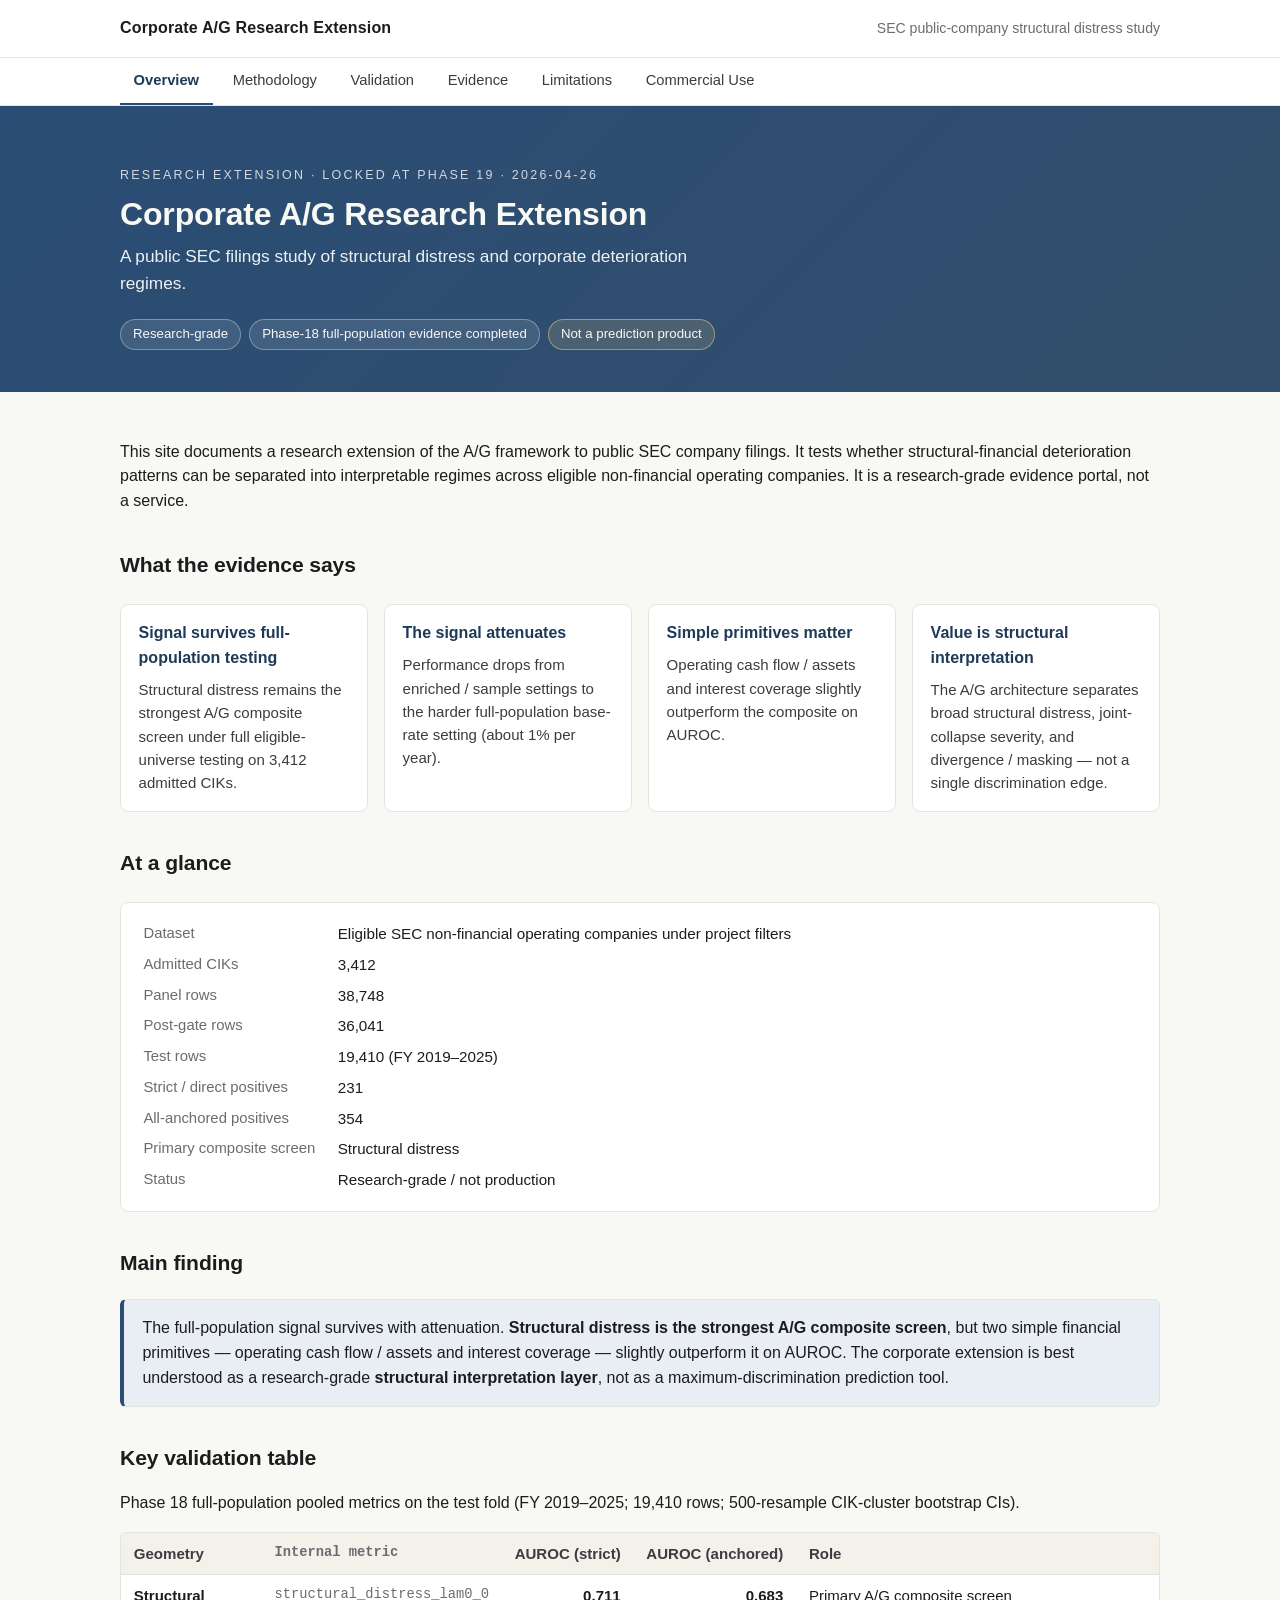
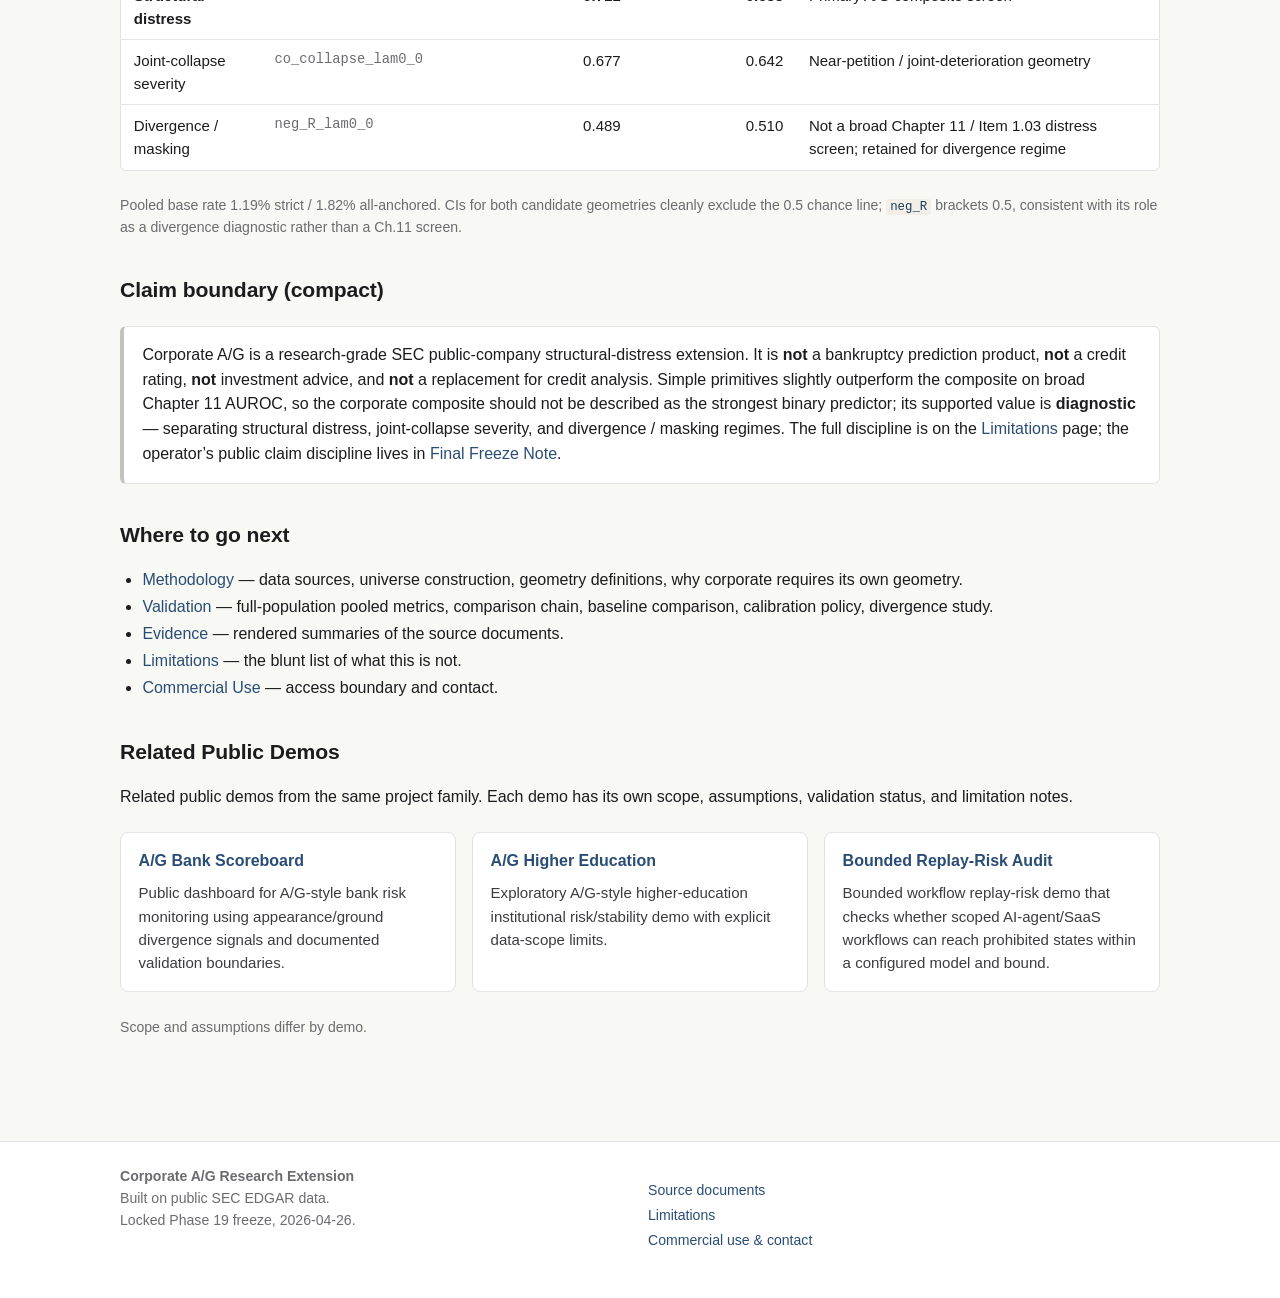
<file: index.html>
<!DOCTYPE html>
<html lang="en">
<head>
  <meta charset="utf-8">
  <meta name="viewport" content="width=device-width, initial-scale=1">
  <meta name="description" content="Corporate A/G Research Extension — a public SEC filings study of structural distress and corporate deterioration regimes. Research-grade, not a prediction product.">
  <title>Corporate A/G Research Extension</title>
  <link rel="stylesheet" href="assets/style.css">
</head>
<body>
  <header class="site-head">
    <div class="site-head-inner">
      <span class="brand"><a href="index.html">Corporate A/G Research Extension</a></span>
      <span class="brand-sub">SEC public-company structural distress study</span>
    </div>
  </header>
  <nav class="site-nav" aria-label="Primary">
    <div class="nav-inner">
      <a href="index.html" class="current">Overview</a>
      <a href="methodology.html">Methodology</a>
      <a href="validation.html">Validation</a>
      <a href="evidence.html">Evidence</a>
      <a href="limitations.html">Limitations</a>
      <a href="commercial-use.html">Commercial Use</a>
    </div>
  </nav>

  <section class="hero">
    <div class="hero-inner">
      <p class="hero-eyebrow">Research extension &middot; locked at Phase 19 &middot; 2026-04-26</p>
      <h1>Corporate A/G Research Extension</h1>
      <p class="lead">A public SEC filings study of structural distress and corporate deterioration regimes.</p>
      <div class="badge-row">
        <span class="badge">Research-grade</span>
        <span class="badge">Phase-18 full-population evidence completed</span>
        <span class="badge warn">Not a prediction product</span>
      </div>
    </div>
  </section>

  <main>
    <p>
      This site documents a research extension of the
      A/G framework to public SEC company filings. It tests
      whether structural-financial deterioration patterns can
      be separated into interpretable regimes across eligible
      non-financial operating companies. It is a research-grade
      evidence portal, not a service.
    </p>

    <h2>What the evidence says</h2>
    <div class="card-grid">
      <div class="card">
        <h3>Signal survives full-population testing</h3>
        <p>Structural distress remains the strongest A/G composite screen under full eligible-universe testing on 3,412 admitted CIKs.</p>
      </div>
      <div class="card">
        <h3>The signal attenuates</h3>
        <p>Performance drops from enriched / sample settings to the harder full-population base-rate setting (about 1% per year).</p>
      </div>
      <div class="card">
        <h3>Simple primitives matter</h3>
        <p>Operating cash flow / assets and interest coverage slightly outperform the composite on AUROC.</p>
      </div>
      <div class="card">
        <h3>Value is structural interpretation</h3>
        <p>The A/G architecture separates broad structural distress, joint-collapse severity, and divergence / masking — not a single discrimination edge.</p>
      </div>
    </div>

    <h2>At a glance</h2>
    <div class="metrics">
      <dl>
        <dt>Dataset</dt><dd>Eligible SEC non-financial operating companies under project filters</dd>
        <dt>Admitted CIKs</dt><dd>3,412</dd>
        <dt>Panel rows</dt><dd>38,748</dd>
        <dt>Post-gate rows</dt><dd>36,041</dd>
        <dt>Test rows</dt><dd>19,410 (FY 2019–2025)</dd>
        <dt>Strict / direct positives</dt><dd>231</dd>
        <dt>All-anchored positives</dt><dd>354</dd>
        <dt>Primary composite screen</dt><dd>Structural distress</dd>
        <dt>Status</dt><dd>Research-grade / not production</dd>
      </dl>
    </div>

    <h2>Main finding</h2>
    <div class="callout accent">
      <p>
        The full-population signal survives with attenuation.
        <strong>Structural distress is the strongest A/G
        composite screen</strong>, but two simple financial
        primitives — operating cash flow / assets and interest
        coverage — slightly outperform it on AUROC. The corporate
        extension is best understood as a research-grade
        <strong>structural interpretation layer</strong>, not as
        a maximum-discrimination prediction tool.
      </p>
    </div>

    <h2>Key validation table</h2>
    <p>
      Phase 18 full-population pooled metrics on the test fold
      (FY 2019–2025; 19,410 rows; 500-resample CIK-cluster bootstrap CIs).
    </p>
    <div class="table-wrap">
      <table>
        <thead>
          <tr>
            <th>Geometry</th>
            <th class="code">Internal metric</th>
            <th class="num">AUROC (strict)</th>
            <th class="num">AUROC (anchored)</th>
            <th>Role</th>
          </tr>
        </thead>
        <tbody>
          <tr>
            <td><strong>Structural distress</strong></td>
            <td class="code">structural_distress_lam0_0</td>
            <td class="num"><strong>0.711</strong></td>
            <td class="num"><strong>0.683</strong></td>
            <td>Primary A/G composite screen</td>
          </tr>
          <tr>
            <td>Joint-collapse severity</td>
            <td class="code">co_collapse_lam0_0</td>
            <td class="num">0.677</td>
            <td class="num">0.642</td>
            <td>Near-petition / joint-deterioration geometry</td>
          </tr>
          <tr>
            <td>Divergence / masking</td>
            <td class="code">neg_R_lam0_0</td>
            <td class="num">0.489</td>
            <td class="num">0.510</td>
            <td>Not a broad Chapter 11 / Item 1.03 distress screen; retained for divergence regime</td>
          </tr>
        </tbody>
      </table>
    </div>
    <p class="muted small">
      Pooled base rate 1.19% strict / 1.82% all-anchored. CIs for both candidate
      geometries cleanly exclude the 0.5 chance line; <code>neg_R</code> brackets 0.5,
      consistent with its role as a divergence diagnostic rather than a Ch.11 screen.
    </p>

    <h2>Claim boundary (compact)</h2>
    <div class="callout">
      <p>
        Corporate A/G is a research-grade SEC public-company
        structural-distress extension. It is <strong>not</strong> a
        bankruptcy prediction product, <strong>not</strong> a credit
        rating, <strong>not</strong> investment advice, and
        <strong>not</strong> a replacement for credit analysis.
        Simple primitives slightly outperform the composite on broad
        Chapter 11 AUROC, so the corporate composite should not be
        described as the strongest binary predictor; its supported
        value is <strong>diagnostic</strong> — separating structural
        distress, joint-collapse severity, and divergence / masking
        regimes. The full discipline is on the
        <a href="limitations.html">Limitations</a> page; the
        operator&rsquo;s public claim discipline lives in
        <a href="docs/final-freeze.html">Final Freeze Note</a>.
      </p>
    </div>

    <h2>Where to go next</h2>
    <ul class="tight-list">
      <li><a href="methodology.html">Methodology</a> &mdash; data sources, universe construction, geometry definitions, why corporate requires its own geometry.</li>
      <li><a href="validation.html">Validation</a> &mdash; full-population pooled metrics, comparison chain, baseline comparison, calibration policy, divergence study.</li>
      <li><a href="evidence.html">Evidence</a> &mdash; rendered summaries of the source documents.</li>
      <li><a href="limitations.html">Limitations</a> &mdash; the blunt list of what this is not.</li>
      <li><a href="commercial-use.html">Commercial Use</a> &mdash; access boundary and contact.</li>
    </ul>

    <h2>Related Public Demos</h2>
    <p>
      Related public demos from the same project family. Each demo has its own
      scope, assumptions, validation status, and limitation notes.
    </p>
    <div class="card-grid">
      <div class="card">
        <h3><a href="https://bome2017.github.io/ag-bank-scoreboard/">A/G Bank Scoreboard</a></h3>
        <p>Public dashboard for A/G-style bank risk monitoring using appearance/ground divergence signals and documented validation boundaries.</p>
      </div>
      <div class="card">
        <h3><a href="https://bome2017.github.io/ag-higher-education/">A/G Higher Education</a></h3>
        <p>Exploratory A/G-style higher-education institutional risk/stability demo with explicit data-scope limits.</p>
      </div>
      <div class="card">
        <h3><a href="https://bome2017.github.io/Replay-Verifier/">Bounded Replay-Risk Audit</a></h3>
        <p>Bounded workflow replay-risk demo that checks whether scoped AI-agent/SaaS workflows can reach prohibited states within a configured model and bound.</p>
      </div>
    </div>
    <p class="muted small">Scope and assumptions differ by demo.</p>
  </main>

  <footer class="site-foot">
    <div class="foot-inner">
      <div>
        <strong>Corporate A/G Research Extension</strong><br>
        Built on public SEC EDGAR data.<br>
        Locked Phase 19 freeze, 2026-04-26.
      </div>
      <div>
        <ul>
          <li><a href="evidence.html">Source documents</a></li>
          <li><a href="limitations.html">Limitations</a></li>
          <li><a href="commercial-use.html">Commercial use &amp; contact</a></li>
        </ul>
      </div>
    </div>
  </footer>
</body>
</html>
</file>
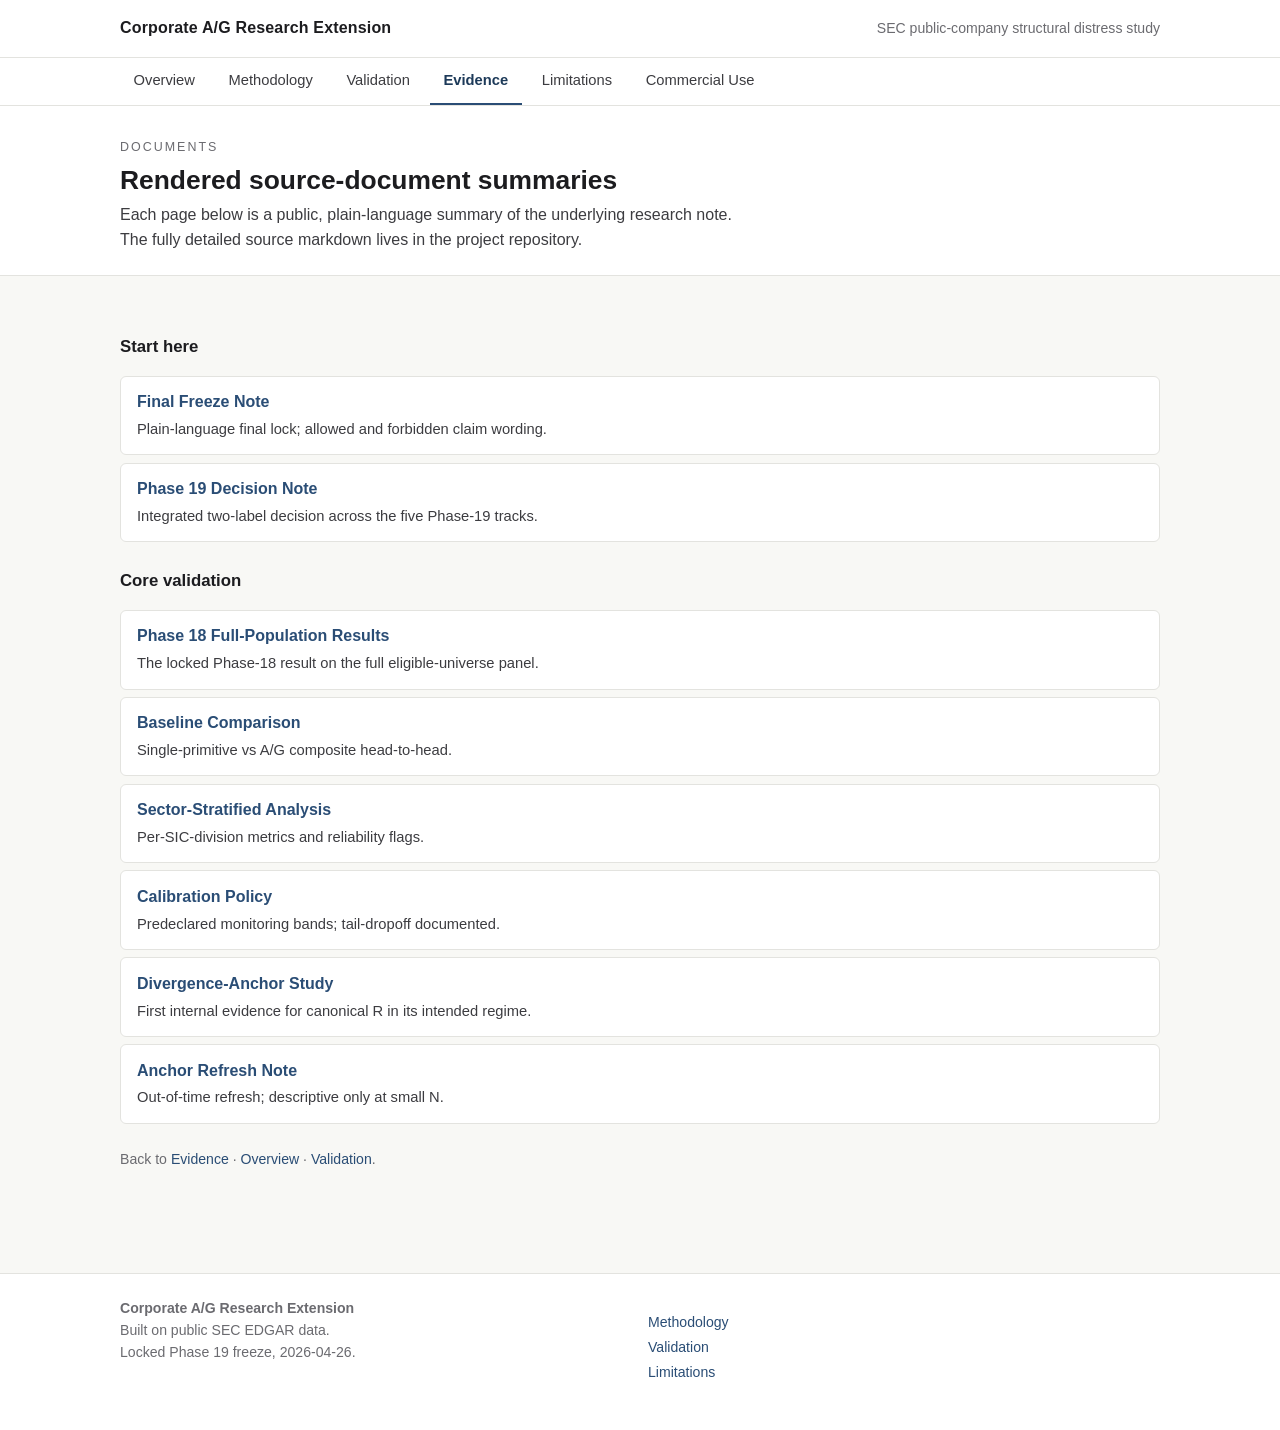
<file: docs/index.html>
<!DOCTYPE html>
<html lang="en">
<head>
  <meta charset="utf-8">
  <meta name="viewport" content="width=device-width, initial-scale=1">
  <meta name="description" content="Index of rendered source-document summaries for the Corporate A/G Research Extension.">
  <title>Documents — Corporate A/G Research Extension</title>
  <link rel="stylesheet" href="../assets/style.css">
</head>
<body>
  <header class="site-head">
    <div class="site-head-inner">
      <span class="brand"><a href="../index.html">Corporate A/G Research Extension</a></span>
      <span class="brand-sub">SEC public-company structural distress study</span>
    </div>
  </header>
  <nav class="site-nav" aria-label="Primary">
    <div class="nav-inner">
      <a href="../index.html">Overview</a>
      <a href="../methodology.html">Methodology</a>
      <a href="../validation.html">Validation</a>
      <a href="../evidence.html" class="current">Evidence</a>
      <a href="../limitations.html">Limitations</a>
      <a href="../commercial-use.html">Commercial Use</a>
    </div>
  </nav>

  <section class="page-head">
    <div class="page-head-inner">
      <p class="page-head-eyebrow">Documents</p>
      <h1>Rendered source-document summaries</h1>
      <p class="lead">Each page below is a public, plain-language summary of the underlying research note. The fully detailed source markdown lives in the project repository.</p>
    </div>
  </section>

  <main>
    <section class="evidence-group">
      <h3>Start here</h3>
      <ul class="evidence-list">
        <li><a href="final-freeze.html">Final Freeze Note</a><span class="desc">Plain-language final lock; allowed and forbidden claim wording.</span></li>
        <li><a href="phase19-decision.html">Phase 19 Decision Note</a><span class="desc">Integrated two-label decision across the five Phase-19 tracks.</span></li>
      </ul>
    </section>
    <section class="evidence-group">
      <h3>Core validation</h3>
      <ul class="evidence-list">
        <li><a href="phase18-results.html">Phase 18 Full-Population Results</a><span class="desc">The locked Phase-18 result on the full eligible-universe panel.</span></li>
        <li><a href="baseline-comparison.html">Baseline Comparison</a><span class="desc">Single-primitive vs A/G composite head-to-head.</span></li>
        <li><a href="sector-analysis.html">Sector-Stratified Analysis</a><span class="desc">Per-SIC-division metrics and reliability flags.</span></li>
        <li><a href="calibration-policy.html">Calibration Policy</a><span class="desc">Predeclared monitoring bands; tail-dropoff documented.</span></li>
        <li><a href="divergence-anchor.html">Divergence-Anchor Study</a><span class="desc">First internal evidence for canonical R in its intended regime.</span></li>
        <li><a href="anchor-refresh.html">Anchor Refresh Note</a><span class="desc">Out-of-time refresh; descriptive only at small N.</span></li>
      </ul>
    </section>

    <p class="muted small">
      Back to <a href="../evidence.html">Evidence</a> &middot;
      <a href="../index.html">Overview</a> &middot;
      <a href="../validation.html">Validation</a>.
    </p>
  </main>

  <footer class="site-foot">
    <div class="foot-inner">
      <div>
        <strong>Corporate A/G Research Extension</strong><br>
        Built on public SEC EDGAR data.<br>
        Locked Phase 19 freeze, 2026-04-26.
      </div>
      <div>
        <ul>
          <li><a href="../methodology.html">Methodology</a></li>
          <li><a href="../validation.html">Validation</a></li>
          <li><a href="../limitations.html">Limitations</a></li>
        </ul>
      </div>
    </div>
  </footer>
</body>
</html>
</file>
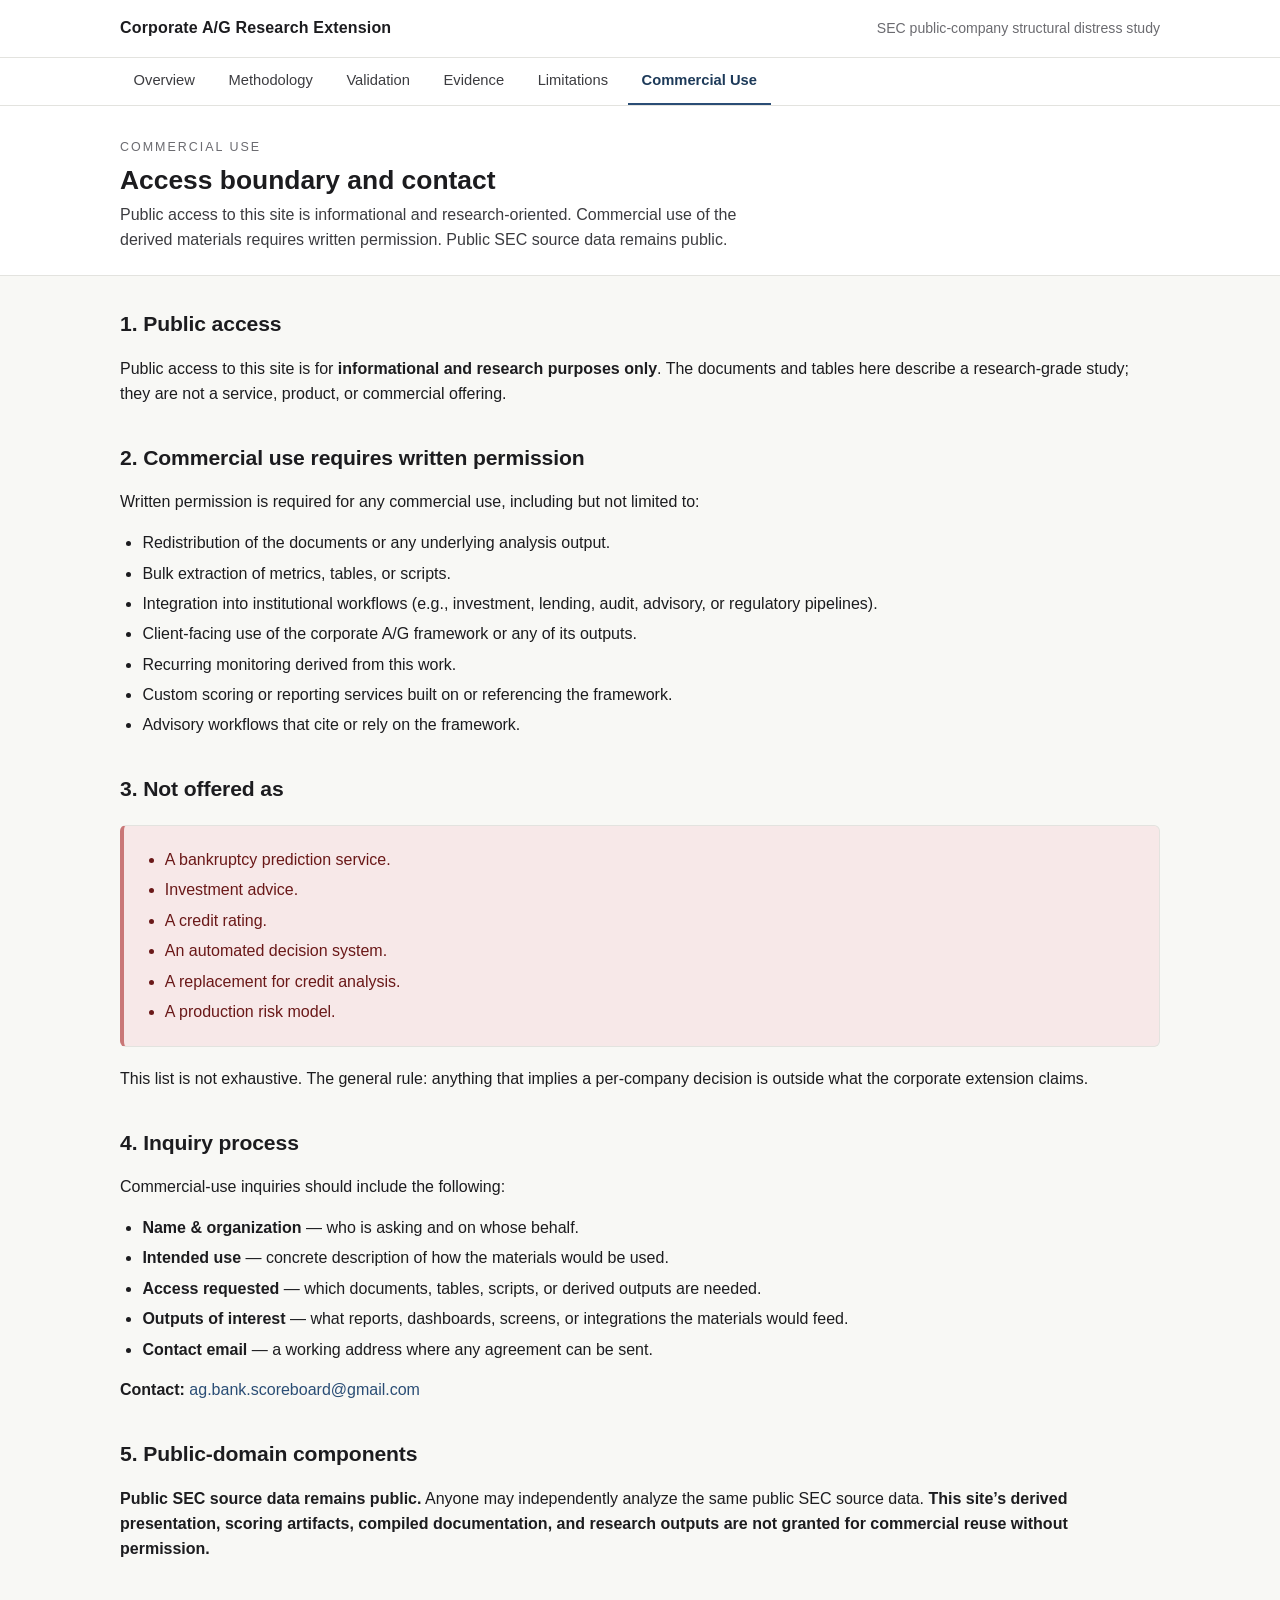
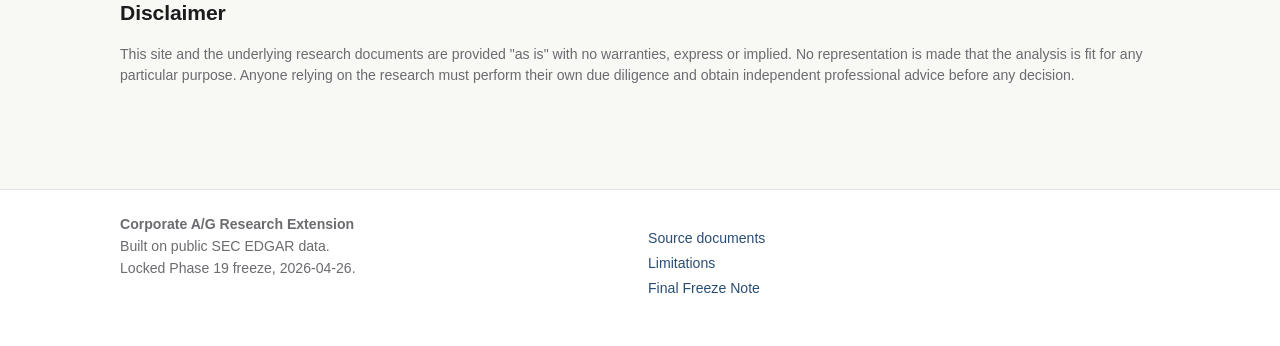
<file: commercial-use.html>
<!DOCTYPE html>
<html lang="en">
<head>
  <meta charset="utf-8">
  <meta name="viewport" content="width=device-width, initial-scale=1">
  <meta name="description" content="Commercial-use boundary and contact for the Corporate A/G Research Extension. Public access is informational and research-oriented; commercial use requires written permission.">
  <title>Commercial Use — Corporate A/G Research Extension</title>
  <link rel="stylesheet" href="assets/style.css">
</head>
<body>
  <header class="site-head">
    <div class="site-head-inner">
      <span class="brand"><a href="index.html">Corporate A/G Research Extension</a></span>
      <span class="brand-sub">SEC public-company structural distress study</span>
    </div>
  </header>
  <nav class="site-nav" aria-label="Primary">
    <div class="nav-inner">
      <a href="index.html">Overview</a>
      <a href="methodology.html">Methodology</a>
      <a href="validation.html">Validation</a>
      <a href="evidence.html">Evidence</a>
      <a href="limitations.html">Limitations</a>
      <a href="commercial-use.html" class="current">Commercial Use</a>
    </div>
  </nav>

  <section class="page-head">
    <div class="page-head-inner">
      <p class="page-head-eyebrow">Commercial Use</p>
      <h1>Access boundary and contact</h1>
      <p class="lead">Public access to this site is informational and research-oriented. Commercial use of the derived materials requires written permission. Public SEC source data remains public.</p>
    </div>
  </section>

  <main>
    <h2>1. Public access</h2>
    <p>
      Public access to this site is for <strong>informational
      and research purposes only</strong>. The documents and
      tables here describe a research-grade study; they are not
      a service, product, or commercial offering.
    </p>

    <h2>2. Commercial use requires written permission</h2>
    <p>
      Written permission is required for any commercial use,
      including but not limited to:
    </p>
    <ul>
      <li>Redistribution of the documents or any underlying analysis output.</li>
      <li>Bulk extraction of metrics, tables, or scripts.</li>
      <li>Integration into institutional workflows (e.g., investment, lending, audit, advisory, or regulatory pipelines).</li>
      <li>Client-facing use of the corporate A/G framework or any of its outputs.</li>
      <li>Recurring monitoring derived from this work.</li>
      <li>Custom scoring or reporting services built on or referencing the framework.</li>
      <li>Advisory workflows that cite or rely on the framework.</li>
    </ul>

    <h2>3. Not offered as</h2>
    <div class="callout forbid">
      <ul style="margin:0;">
        <li>A bankruptcy prediction service.</li>
        <li>Investment advice.</li>
        <li>A credit rating.</li>
        <li>An automated decision system.</li>
        <li>A replacement for credit analysis.</li>
        <li>A production risk model.</li>
      </ul>
    </div>
    <p>
      This list is not exhaustive. The general rule: anything
      that implies a per-company decision is outside what the
      corporate extension claims.
    </p>

    <h2>4. Inquiry process</h2>
    <p>
      Commercial-use inquiries should include the following:
    </p>
    <ul>
      <li><strong>Name &amp; organization</strong> — who is asking and on whose behalf.</li>
      <li><strong>Intended use</strong> — concrete description of how the materials would be used.</li>
      <li><strong>Access requested</strong> — which documents, tables, scripts, or derived outputs are needed.</li>
      <li><strong>Outputs of interest</strong> — what reports, dashboards, screens, or integrations the materials would feed.</li>
      <li><strong>Contact email</strong> — a working address where any agreement can be sent.</li>
    </ul>

    <p><strong>Contact:</strong> <a href="mailto:ag.bank.scoreboard@gmail.com">ag.bank.scoreboard@gmail.com</a></p>

    <h2>5. Public-domain components</h2>
    <p>
      <strong>Public SEC source data remains public.</strong>
      Anyone may independently analyze the same public SEC
      source data. <strong>This site&rsquo;s derived presentation,
      scoring artifacts, compiled documentation, and research
      outputs are not granted for commercial reuse without
      permission.</strong>
    </p>

    <h2>Disclaimer</h2>
    <p class="muted small">
      This site and the underlying research documents are
      provided "as is" with no warranties, express or implied.
      No representation is made that the analysis is fit for
      any particular purpose. Anyone relying on the research
      must perform their own due diligence and obtain
      independent professional advice before any decision.
    </p>
  </main>

  <footer class="site-foot">
    <div class="foot-inner">
      <div>
        <strong>Corporate A/G Research Extension</strong><br>
        Built on public SEC EDGAR data.<br>
        Locked Phase 19 freeze, 2026-04-26.
      </div>
      <div>
        <ul>
          <li><a href="evidence.html">Source documents</a></li>
          <li><a href="limitations.html">Limitations</a></li>
          <li><a href="docs/final-freeze.html">Final Freeze Note</a></li>
        </ul>
      </div>
    </div>
  </footer>
</body>
</html>
</file>
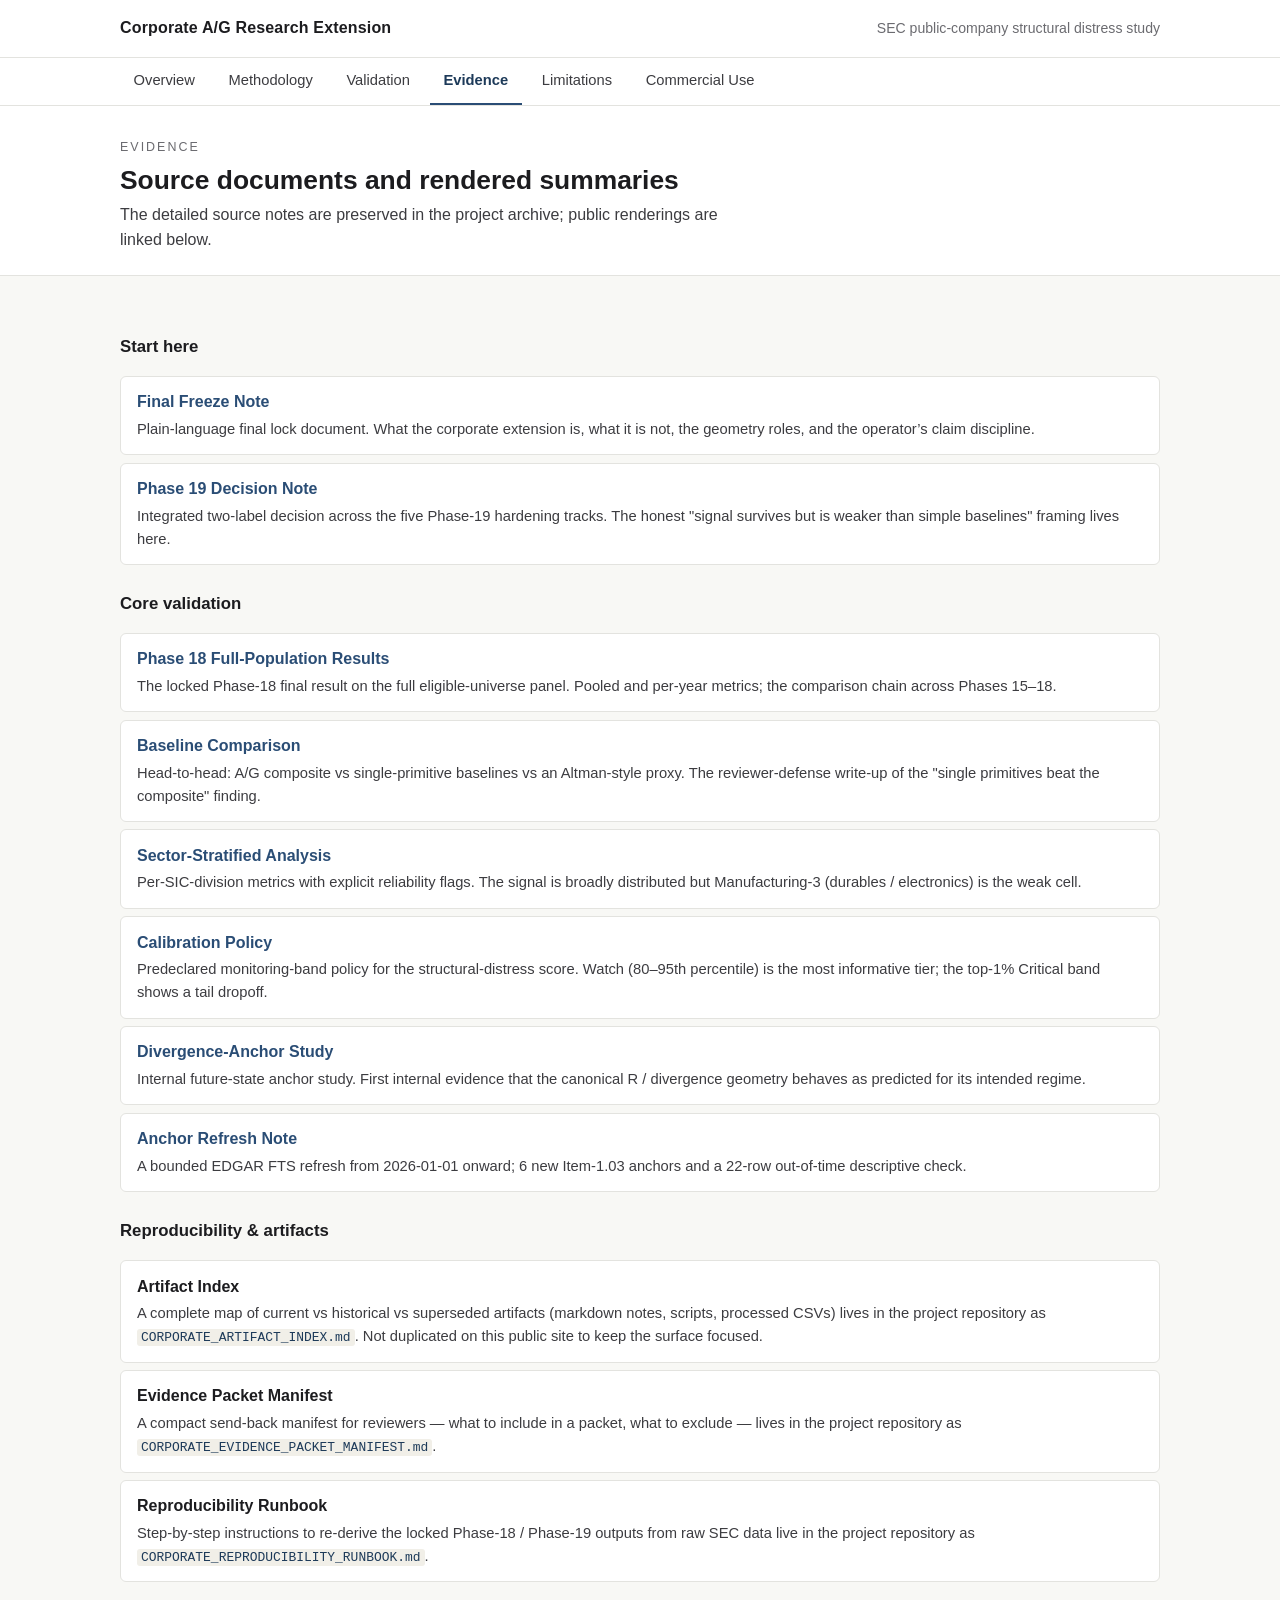
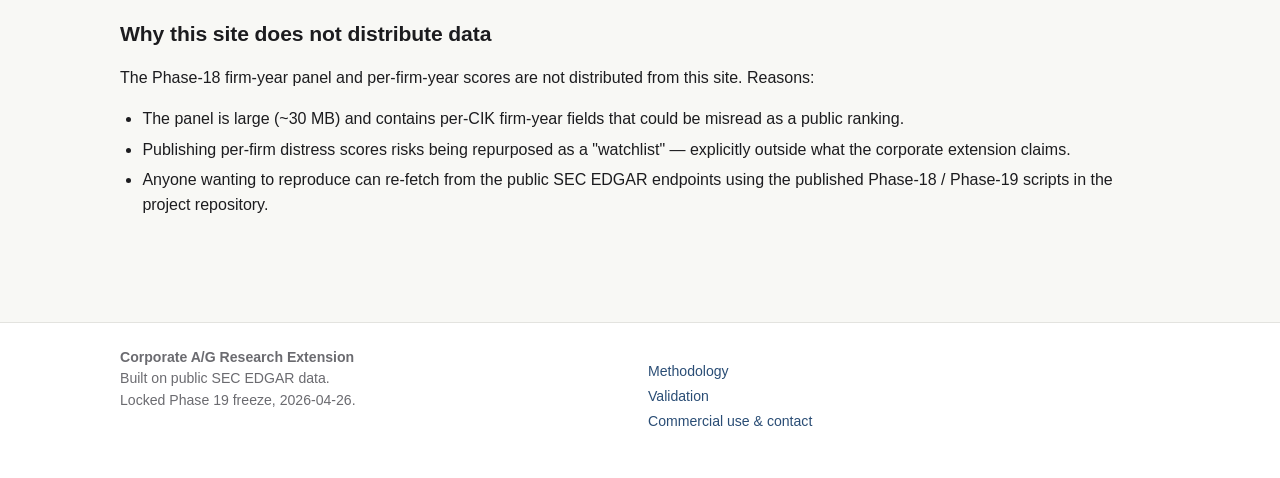
<file: evidence.html>
<!DOCTYPE html>
<html lang="en">
<head>
  <meta charset="utf-8">
  <meta name="viewport" content="width=device-width, initial-scale=1">
  <meta name="description" content="Source documents and rendered summaries for the Corporate A/G Research Extension. Start with the Final Freeze Note; deeper validation, baseline, sector, calibration, and divergence summaries follow.">
  <title>Evidence — Corporate A/G Research Extension</title>
  <link rel="stylesheet" href="assets/style.css">
</head>
<body>
  <header class="site-head">
    <div class="site-head-inner">
      <span class="brand"><a href="index.html">Corporate A/G Research Extension</a></span>
      <span class="brand-sub">SEC public-company structural distress study</span>
    </div>
  </header>
  <nav class="site-nav" aria-label="Primary">
    <div class="nav-inner">
      <a href="index.html">Overview</a>
      <a href="methodology.html">Methodology</a>
      <a href="validation.html">Validation</a>
      <a href="evidence.html" class="current">Evidence</a>
      <a href="limitations.html">Limitations</a>
      <a href="commercial-use.html">Commercial Use</a>
    </div>
  </nav>

  <section class="page-head">
    <div class="page-head-inner">
      <p class="page-head-eyebrow">Evidence</p>
      <h1>Source documents and rendered summaries</h1>
      <p class="lead">The detailed source notes are preserved in the project archive; public renderings are linked below.</p>
    </div>
  </section>

  <main>
    <section class="evidence-group">
      <h3>Start here</h3>
      <ul class="evidence-list">
        <li>
          <a href="docs/final-freeze.html">Final Freeze Note</a>
          <span class="desc">Plain-language final lock document. What the corporate extension is, what it is not, the geometry roles, and the operator&rsquo;s claim discipline.</span>
        </li>
        <li>
          <a href="docs/phase19-decision.html">Phase 19 Decision Note</a>
          <span class="desc">Integrated two-label decision across the five Phase-19 hardening tracks. The honest "signal survives but is weaker than simple baselines" framing lives here.</span>
        </li>
      </ul>
    </section>

    <section class="evidence-group">
      <h3>Core validation</h3>
      <ul class="evidence-list">
        <li>
          <a href="docs/phase18-results.html">Phase 18 Full-Population Results</a>
          <span class="desc">The locked Phase-18 final result on the full eligible-universe panel. Pooled and per-year metrics; the comparison chain across Phases 15–18.</span>
        </li>
        <li>
          <a href="docs/baseline-comparison.html">Baseline Comparison</a>
          <span class="desc">Head-to-head: A/G composite vs single-primitive baselines vs an Altman-style proxy. The reviewer-defense write-up of the "single primitives beat the composite" finding.</span>
        </li>
        <li>
          <a href="docs/sector-analysis.html">Sector-Stratified Analysis</a>
          <span class="desc">Per-SIC-division metrics with explicit reliability flags. The signal is broadly distributed but Manufacturing-3 (durables / electronics) is the weak cell.</span>
        </li>
        <li>
          <a href="docs/calibration-policy.html">Calibration Policy</a>
          <span class="desc">Predeclared monitoring-band policy for the structural-distress score. Watch (80–95th percentile) is the most informative tier; the top-1% Critical band shows a tail dropoff.</span>
        </li>
        <li>
          <a href="docs/divergence-anchor.html">Divergence-Anchor Study</a>
          <span class="desc">Internal future-state anchor study. First internal evidence that the canonical R / divergence geometry behaves as predicted for its intended regime.</span>
        </li>
        <li>
          <a href="docs/anchor-refresh.html">Anchor Refresh Note</a>
          <span class="desc">A bounded EDGAR FTS refresh from 2026-01-01 onward; 6 new Item-1.03 anchors and a 22-row out-of-time descriptive check.</span>
        </li>
      </ul>
    </section>

    <section class="evidence-group">
      <h3>Reproducibility &amp; artifacts</h3>
      <ul class="evidence-list">
        <li>
          <strong>Artifact Index</strong>
          <span class="desc">A complete map of current vs historical vs superseded artifacts (markdown notes, scripts, processed CSVs) lives in the project repository as <code>CORPORATE_ARTIFACT_INDEX.md</code>. Not duplicated on this public site to keep the surface focused.</span>
        </li>
        <li>
          <strong>Evidence Packet Manifest</strong>
          <span class="desc">A compact send-back manifest for reviewers — what to include in a packet, what to exclude — lives in the project repository as <code>CORPORATE_EVIDENCE_PACKET_MANIFEST.md</code>.</span>
        </li>
        <li>
          <strong>Reproducibility Runbook</strong>
          <span class="desc">Step-by-step instructions to re-derive the locked Phase-18 / Phase-19 outputs from raw SEC data live in the project repository as <code>CORPORATE_REPRODUCIBILITY_RUNBOOK.md</code>.</span>
        </li>
      </ul>
    </section>

    <h2>Why this site does not distribute data</h2>
    <p>
      The Phase-18 firm-year panel and per-firm-year scores are
      not distributed from this site. Reasons:
    </p>
    <ul>
      <li>The panel is large (~30 MB) and contains per-CIK firm-year fields that could be misread as a public ranking.</li>
      <li>Publishing per-firm distress scores risks being repurposed as a "watchlist" — explicitly outside what the corporate extension claims.</li>
      <li>Anyone wanting to reproduce can re-fetch from the public SEC EDGAR endpoints using the published Phase-18 / Phase-19 scripts in the project repository.</li>
    </ul>
  </main>

  <footer class="site-foot">
    <div class="foot-inner">
      <div>
        <strong>Corporate A/G Research Extension</strong><br>
        Built on public SEC EDGAR data.<br>
        Locked Phase 19 freeze, 2026-04-26.
      </div>
      <div>
        <ul>
          <li><a href="methodology.html">Methodology</a></li>
          <li><a href="validation.html">Validation</a></li>
          <li><a href="commercial-use.html">Commercial use &amp; contact</a></li>
        </ul>
      </div>
    </div>
  </footer>
</body>
</html>
</file>
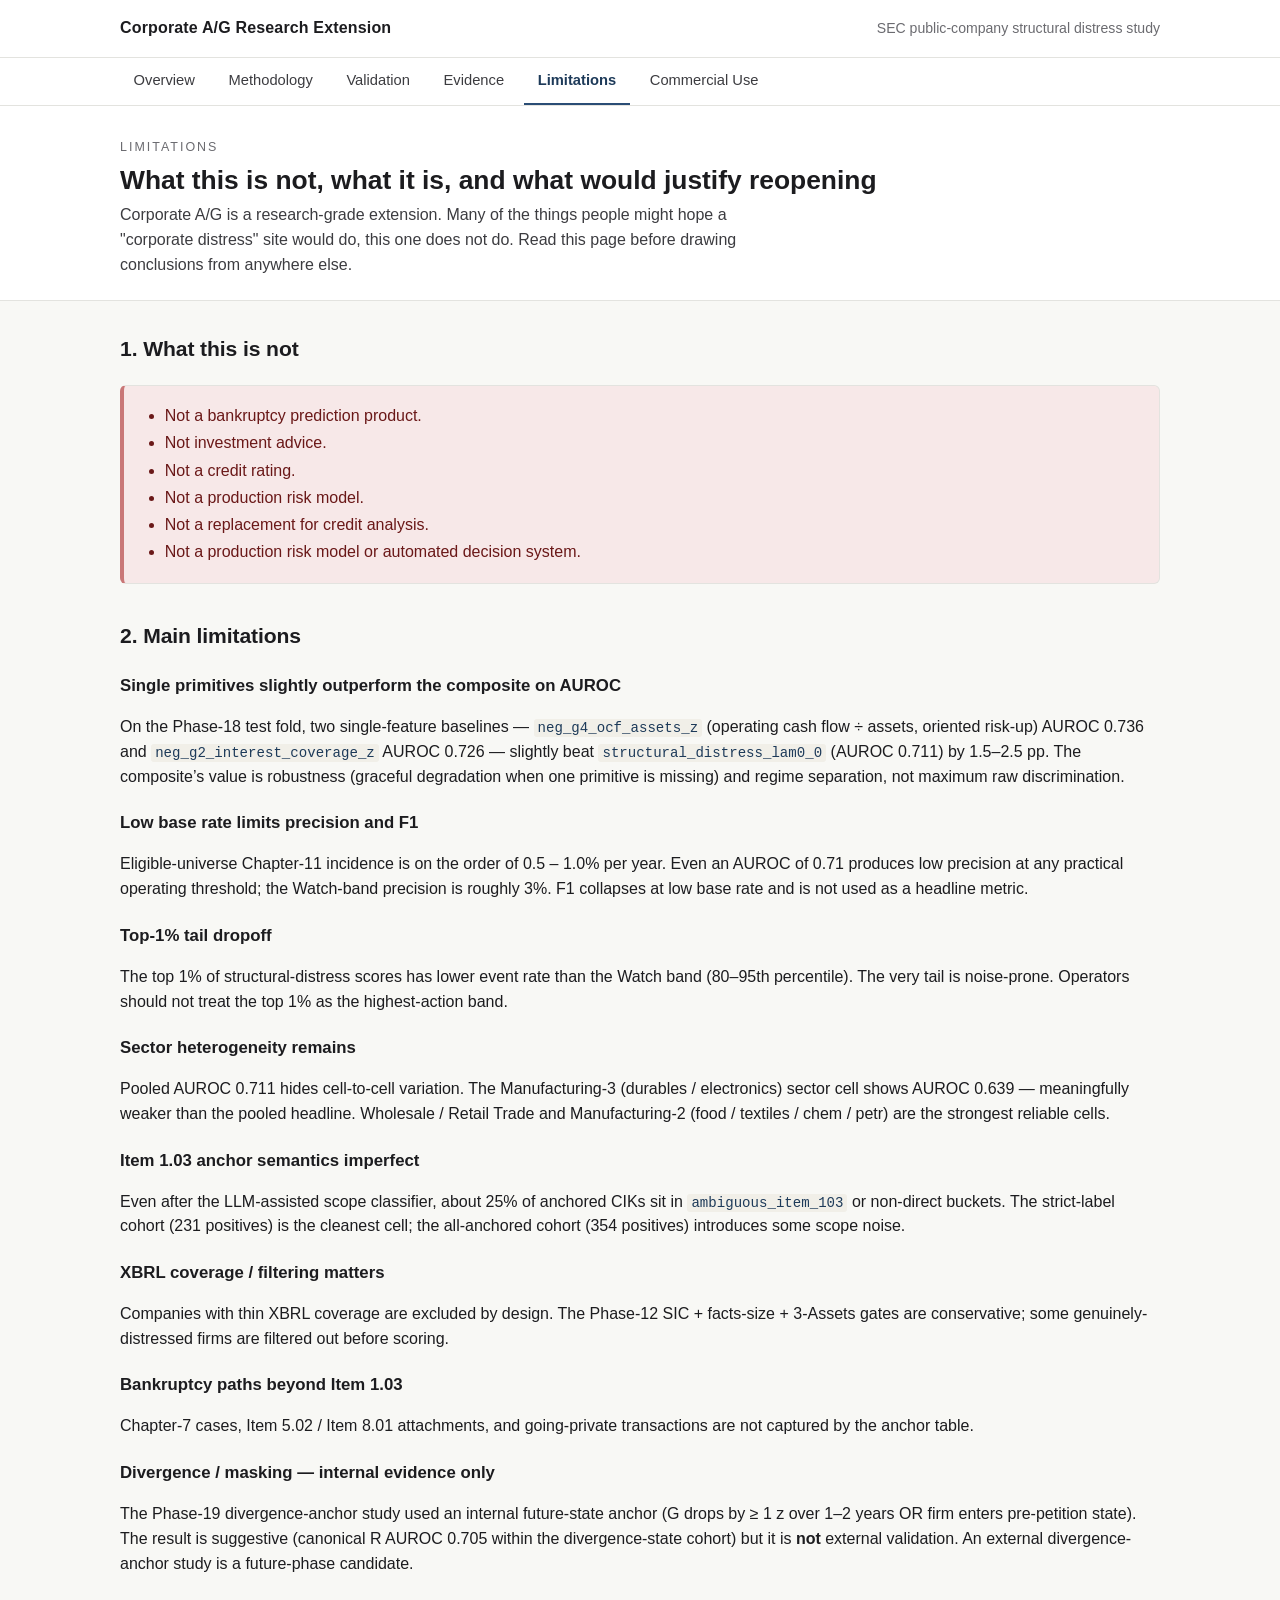
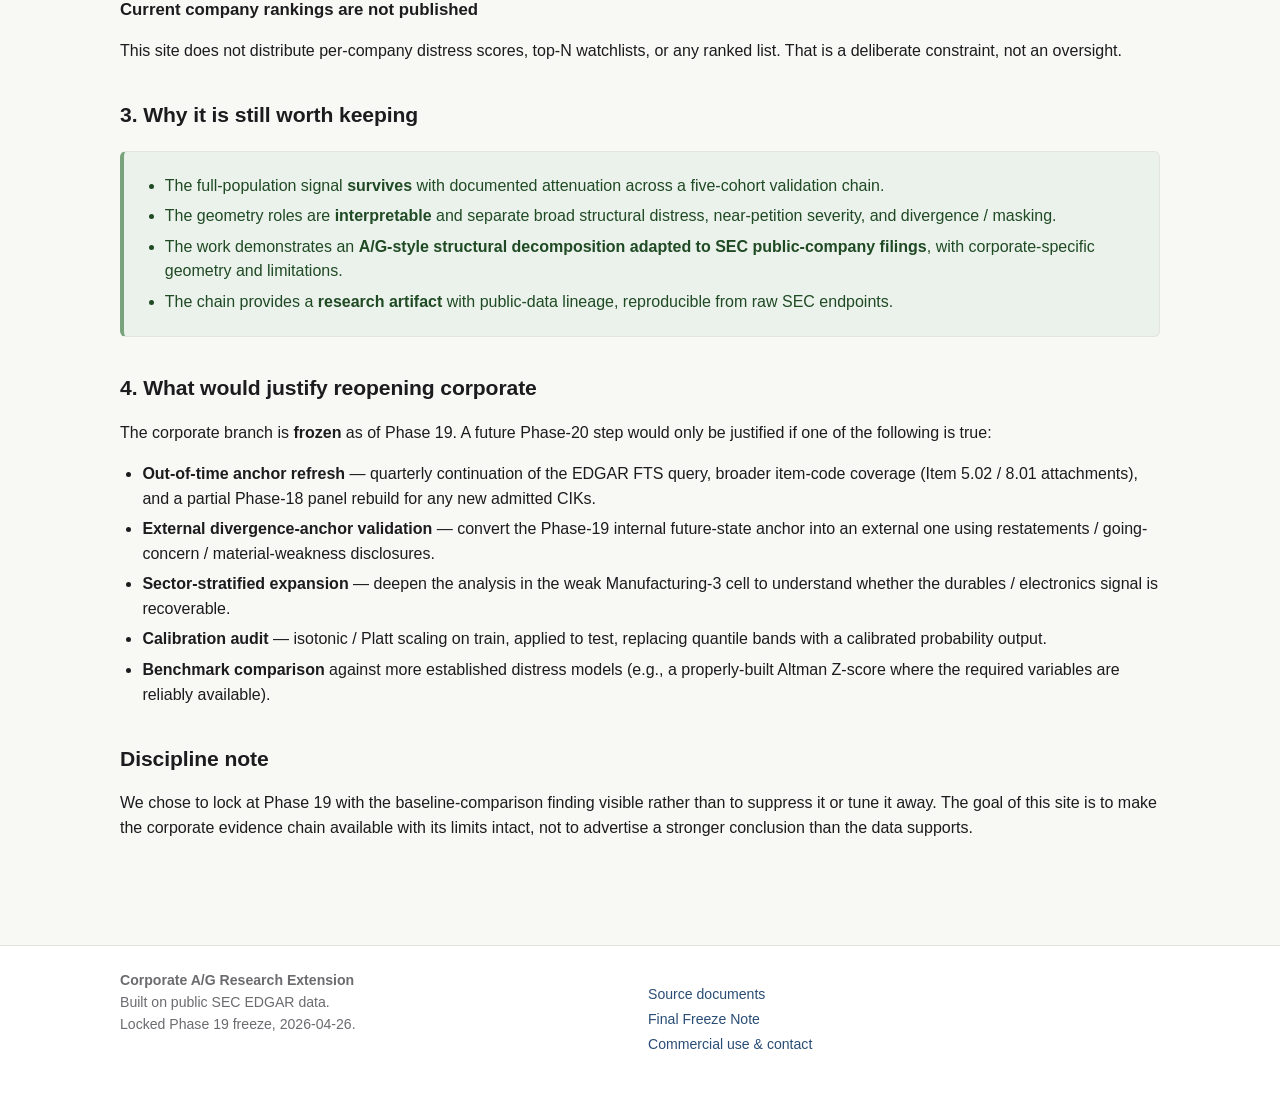
<file: limitations.html>
<!DOCTYPE html>
<html lang="en">
<head>
  <meta charset="utf-8">
  <meta name="viewport" content="width=device-width, initial-scale=1">
  <meta name="description" content="Limitations of the Corporate A/G Research Extension — what it is not, the main caveats from Phase 19 hardening, why it is still worth keeping, and what would justify reopening the corporate branch.">
  <title>Limitations — Corporate A/G Research Extension</title>
  <link rel="stylesheet" href="assets/style.css">
</head>
<body>
  <header class="site-head">
    <div class="site-head-inner">
      <span class="brand"><a href="index.html">Corporate A/G Research Extension</a></span>
      <span class="brand-sub">SEC public-company structural distress study</span>
    </div>
  </header>
  <nav class="site-nav" aria-label="Primary">
    <div class="nav-inner">
      <a href="index.html">Overview</a>
      <a href="methodology.html">Methodology</a>
      <a href="validation.html">Validation</a>
      <a href="evidence.html">Evidence</a>
      <a href="limitations.html" class="current">Limitations</a>
      <a href="commercial-use.html">Commercial Use</a>
    </div>
  </nav>

  <section class="page-head">
    <div class="page-head-inner">
      <p class="page-head-eyebrow">Limitations</p>
      <h1>What this is not, what it is, and what would justify reopening</h1>
      <p class="lead">Corporate A/G is a research-grade extension. Many of the things people might hope a "corporate distress" site would do, this one does not do. Read this page before drawing conclusions from anywhere else.</p>
    </div>
  </section>

  <main>
    <h2>1. What this is not</h2>
    <div class="callout forbid">
      <ul style="margin:0;" class="tight-list">
        <li>Not a bankruptcy prediction product.</li>
        <li>Not investment advice.</li>
        <li>Not a credit rating.</li>
        <li>Not a production risk model.</li>
        <li>Not a replacement for credit analysis.</li>
        <li>Not a production risk model or automated decision system.</li>
      </ul>
    </div>

    <h2>2. Main limitations</h2>
    <h3>Single primitives slightly outperform the composite on AUROC</h3>
    <p>
      On the Phase-18 test fold, two single-feature baselines —
      <code>neg_g4_ocf_assets_z</code> (operating cash flow ÷
      assets, oriented risk-up) AUROC 0.736 and
      <code>neg_g2_interest_coverage_z</code> AUROC 0.726 —
      slightly beat <code>structural_distress_lam0_0</code>
      (AUROC 0.711) by 1.5–2.5 pp. The composite&rsquo;s value
      is robustness (graceful degradation when one primitive is
      missing) and regime separation, not maximum raw
      discrimination.
    </p>

    <h3>Low base rate limits precision and F1</h3>
    <p>
      Eligible-universe Chapter-11 incidence is on the order of
      0.5 – 1.0% per year. Even an AUROC of 0.71 produces low
      precision at any practical operating threshold; the
      Watch-band precision is roughly 3%. F1 collapses at low
      base rate and is not used as a headline metric.
    </p>

    <h3>Top-1% tail dropoff</h3>
    <p>
      The top 1% of structural-distress scores has lower event
      rate than the Watch band (80–95th percentile). The very
      tail is noise-prone. Operators should not treat the top
      1% as the highest-action band.
    </p>

    <h3>Sector heterogeneity remains</h3>
    <p>
      Pooled AUROC 0.711 hides cell-to-cell variation. The
      Manufacturing-3 (durables / electronics) sector cell
      shows AUROC 0.639 — meaningfully weaker than the pooled
      headline. Wholesale / Retail Trade and Manufacturing-2
      (food / textiles / chem / petr) are the strongest
      reliable cells.
    </p>

    <h3>Item 1.03 anchor semantics imperfect</h3>
    <p>
      Even after the LLM-assisted scope classifier, about 25%
      of anchored CIKs sit in <code>ambiguous_item_103</code> or
      non-direct buckets. The strict-label cohort (231
      positives) is the cleanest cell; the all-anchored cohort
      (354 positives) introduces some scope noise.
    </p>

    <h3>XBRL coverage / filtering matters</h3>
    <p>
      Companies with thin XBRL coverage are excluded by design.
      The Phase-12 SIC + facts-size + 3-Assets gates are
      conservative; some genuinely-distressed firms are filtered
      out before scoring.
    </p>

    <h3>Bankruptcy paths beyond Item 1.03</h3>
    <p>
      Chapter-7 cases, Item 5.02 / Item 8.01 attachments, and
      going-private transactions are not captured by the
      anchor table.
    </p>

    <h3>Divergence / masking — internal evidence only</h3>
    <p>
      The Phase-19 divergence-anchor study used an internal
      future-state anchor (G drops by ≥ 1 z over 1–2 years OR
      firm enters pre-petition state). The result is suggestive
      (canonical R AUROC 0.705 within the divergence-state
      cohort) but it is <strong>not</strong> external
      validation. An external divergence-anchor study is a
      future-phase candidate.
    </p>

    <h3>Current company rankings are not published</h3>
    <p>
      This site does not distribute per-company distress
      scores, top-N watchlists, or any ranked list. That is a
      deliberate constraint, not an oversight.
    </p>

    <h2>3. Why it is still worth keeping</h2>
    <div class="callout ok">
      <ul style="margin:0;">
        <li>The full-population signal <strong>survives</strong> with documented attenuation across a five-cohort validation chain.</li>
        <li>The geometry roles are <strong>interpretable</strong> and separate broad structural distress, near-petition severity, and divergence / masking.</li>
        <li>The work demonstrates an <strong>A/G-style structural decomposition adapted to SEC public-company filings</strong>, with corporate-specific geometry and limitations.</li>
        <li>The chain provides a <strong>research artifact</strong> with public-data lineage, reproducible from raw SEC endpoints.</li>
      </ul>
    </div>

    <h2>4. What would justify reopening corporate</h2>
    <p>
      The corporate branch is <strong>frozen</strong> as of
      Phase 19. A future Phase-20 step would only be justified
      if one of the following is true:
    </p>
    <ul>
      <li><strong>Out-of-time anchor refresh</strong> — quarterly continuation of the EDGAR FTS query, broader item-code coverage (Item 5.02 / 8.01 attachments), and a partial Phase-18 panel rebuild for any new admitted CIKs.</li>
      <li><strong>External divergence-anchor validation</strong> — convert the Phase-19 internal future-state anchor into an external one using restatements / going-concern / material-weakness disclosures.</li>
      <li><strong>Sector-stratified expansion</strong> — deepen the analysis in the weak Manufacturing-3 cell to understand whether the durables / electronics signal is recoverable.</li>
      <li><strong>Calibration audit</strong> — isotonic / Platt scaling on train, applied to test, replacing quantile bands with a calibrated probability output.</li>
      <li><strong>Benchmark comparison</strong> against more established distress models (e.g., a properly-built Altman Z-score where the required variables are reliably available).</li>
    </ul>

    <h2>Discipline note</h2>
    <p>
      We chose to lock at Phase 19 with the
      baseline-comparison finding visible rather than to
      suppress it or tune it away. The goal of this site is to
      make the corporate evidence chain available with its
      limits intact, not to advertise a stronger conclusion
      than the data supports.
    </p>
  </main>

  <footer class="site-foot">
    <div class="foot-inner">
      <div>
        <strong>Corporate A/G Research Extension</strong><br>
        Built on public SEC EDGAR data.<br>
        Locked Phase 19 freeze, 2026-04-26.
      </div>
      <div>
        <ul>
          <li><a href="evidence.html">Source documents</a></li>
          <li><a href="docs/final-freeze.html">Final Freeze Note</a></li>
          <li><a href="commercial-use.html">Commercial use &amp; contact</a></li>
        </ul>
      </div>
    </div>
  </footer>
</body>
</html>
</file>
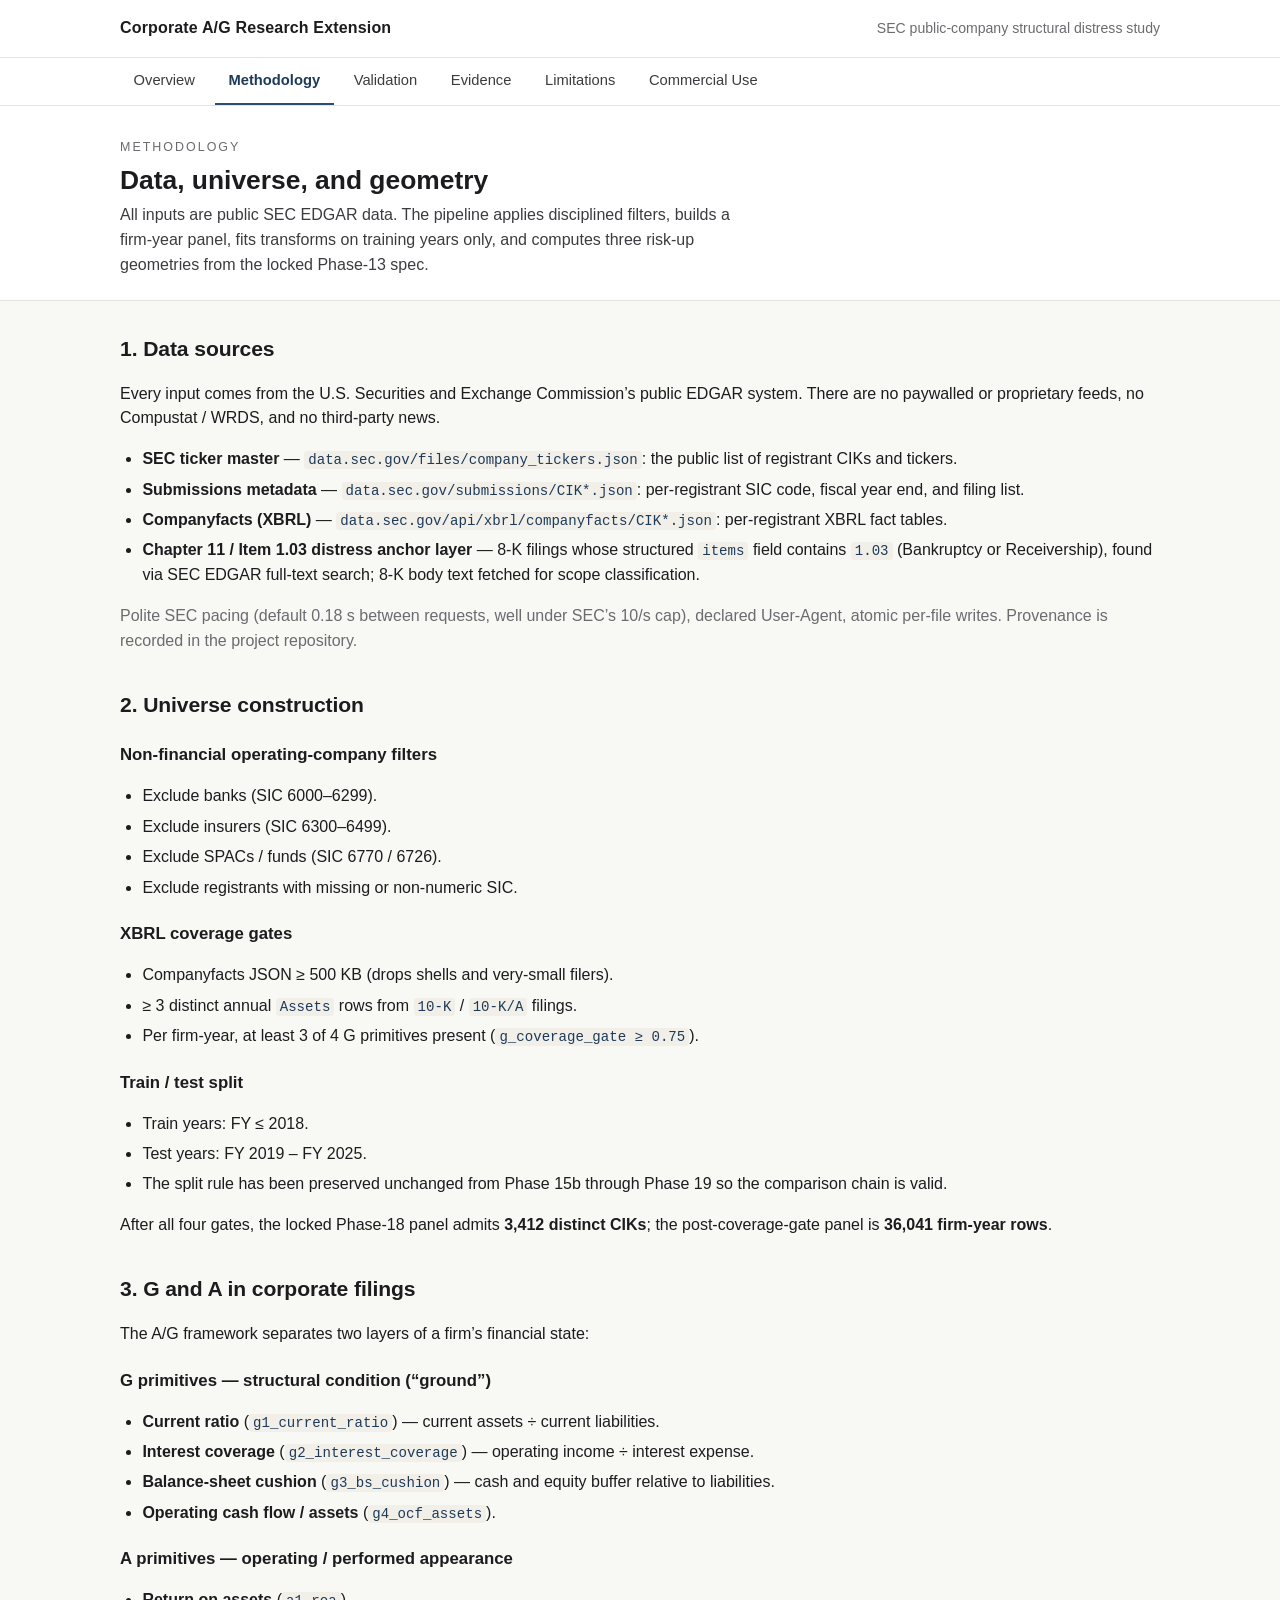
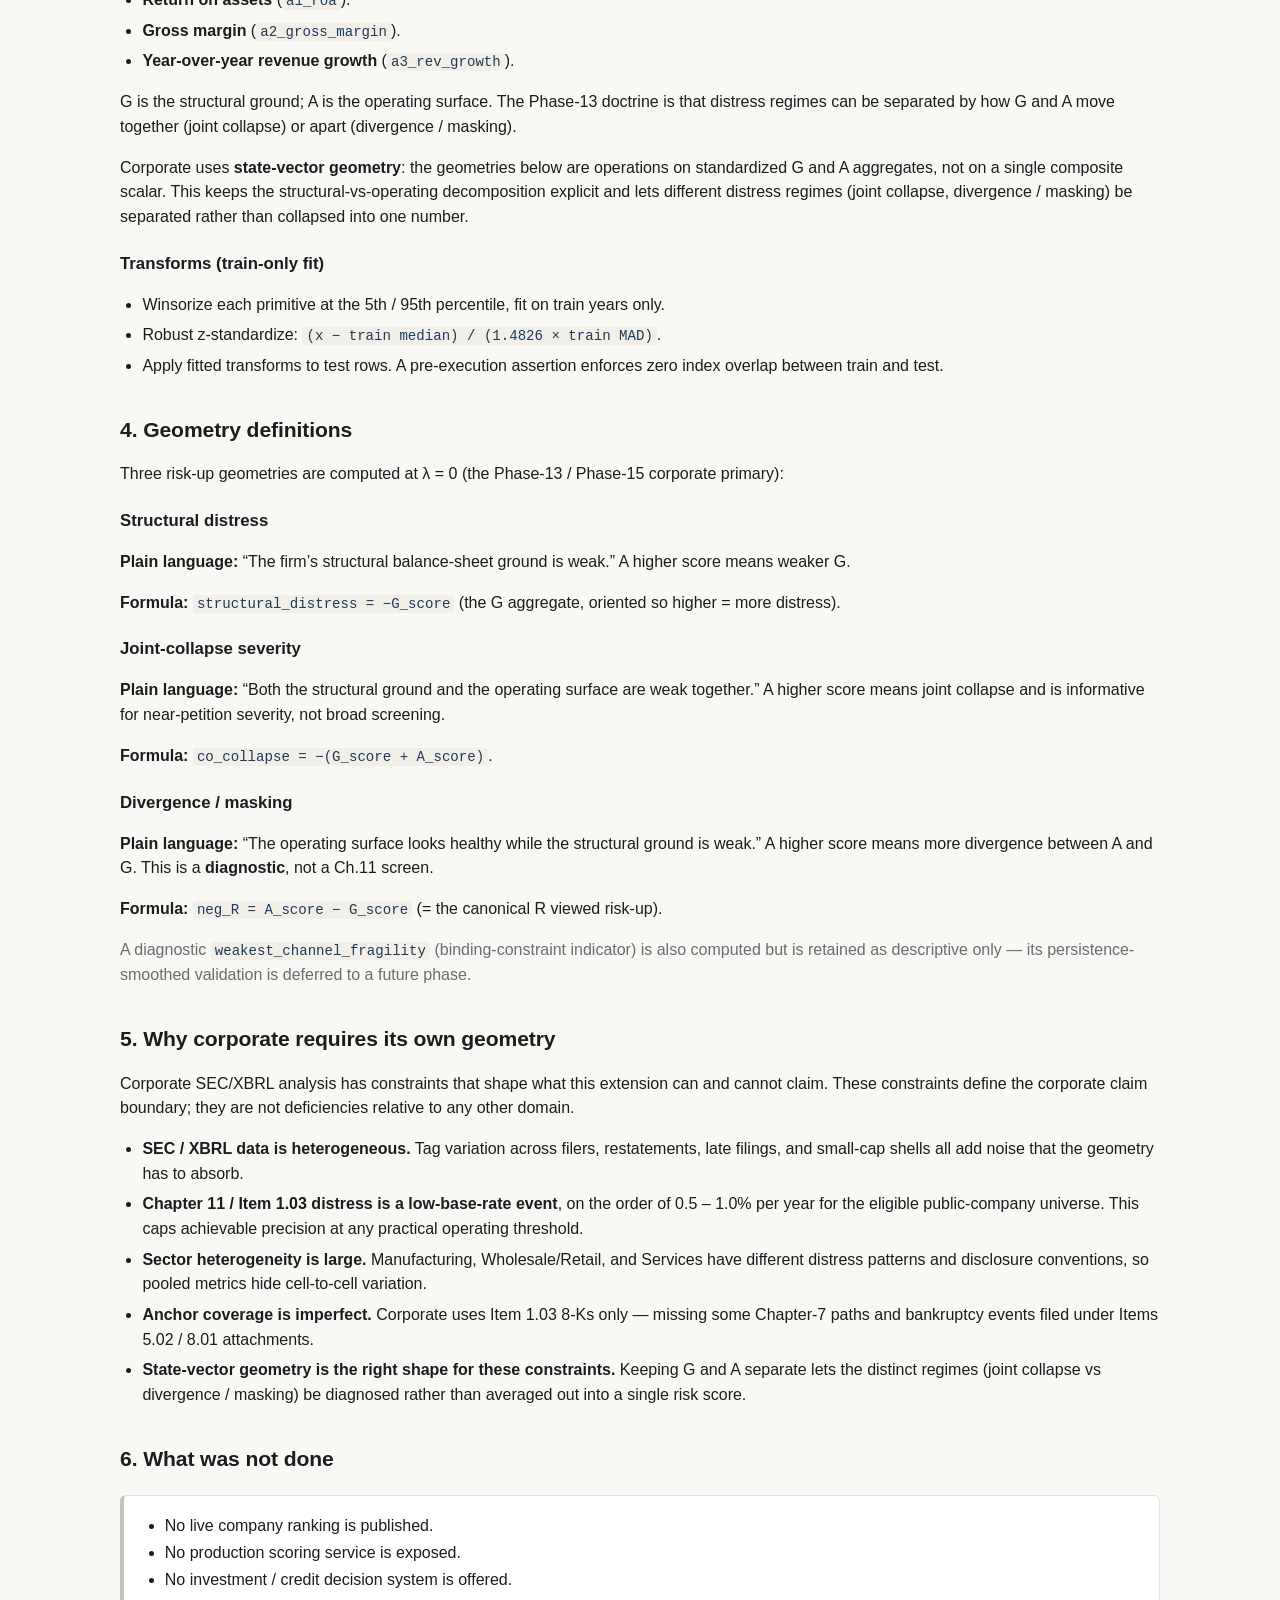
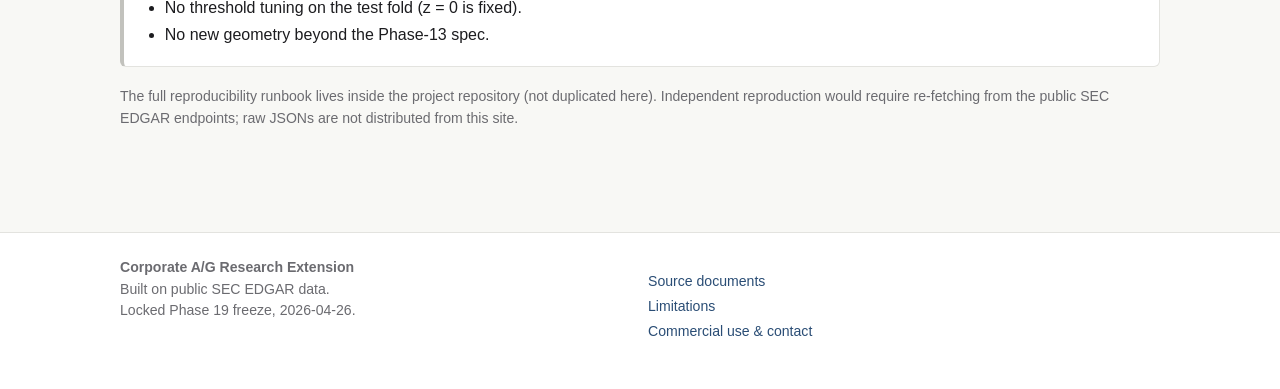
<file: methodology.html>
<!DOCTYPE html>
<html lang="en">
<head>
  <meta charset="utf-8">
  <meta name="viewport" content="width=device-width, initial-scale=1">
  <meta name="description" content="Methodology of the Corporate A/G Research Extension — data sources, universe construction, G/A primitives, geometry definitions, and the corporate-specific constraints that shape the geometry.">
  <title>Methodology — Corporate A/G Research Extension</title>
  <link rel="stylesheet" href="assets/style.css">
</head>
<body>
  <header class="site-head">
    <div class="site-head-inner">
      <span class="brand"><a href="index.html">Corporate A/G Research Extension</a></span>
      <span class="brand-sub">SEC public-company structural distress study</span>
    </div>
  </header>
  <nav class="site-nav" aria-label="Primary">
    <div class="nav-inner">
      <a href="index.html">Overview</a>
      <a href="methodology.html" class="current">Methodology</a>
      <a href="validation.html">Validation</a>
      <a href="evidence.html">Evidence</a>
      <a href="limitations.html">Limitations</a>
      <a href="commercial-use.html">Commercial Use</a>
    </div>
  </nav>

  <section class="page-head">
    <div class="page-head-inner">
      <p class="page-head-eyebrow">Methodology</p>
      <h1>Data, universe, and geometry</h1>
      <p class="lead">All inputs are public SEC EDGAR data. The pipeline applies disciplined filters, builds a firm-year panel, fits transforms on training years only, and computes three risk-up geometries from the locked Phase-13 spec.</p>
    </div>
  </section>

  <main>
    <h2>1. Data sources</h2>
    <p>
      Every input comes from the U.S. Securities and Exchange
      Commission&rsquo;s public EDGAR system. There are no
      paywalled or proprietary feeds, no Compustat / WRDS, and
      no third-party news.
    </p>
    <ul>
      <li><strong>SEC ticker master</strong> — <code>data.sec.gov/files/company_tickers.json</code>: the public list of registrant CIKs and tickers.</li>
      <li><strong>Submissions metadata</strong> — <code>data.sec.gov/submissions/CIK*.json</code>: per-registrant SIC code, fiscal year end, and filing list.</li>
      <li><strong>Companyfacts (XBRL)</strong> — <code>data.sec.gov/api/xbrl/companyfacts/CIK*.json</code>: per-registrant XBRL fact tables.</li>
      <li><strong>Chapter 11 / Item 1.03 distress anchor layer</strong> — 8-K filings whose structured <code>items</code> field contains <code>1.03</code> (Bankruptcy or Receivership), found via SEC EDGAR full-text search; 8-K body text fetched for scope classification.</li>
    </ul>
    <p class="muted">
      Polite SEC pacing (default 0.18 s between requests, well
      under SEC&rsquo;s 10/s cap), declared User-Agent, atomic
      per-file writes. Provenance is recorded in the project
      repository.
    </p>

    <h2>2. Universe construction</h2>
    <h3>Non-financial operating-company filters</h3>
    <ul>
      <li>Exclude banks (SIC 6000–6299).</li>
      <li>Exclude insurers (SIC 6300–6499).</li>
      <li>Exclude SPACs / funds (SIC 6770 / 6726).</li>
      <li>Exclude registrants with missing or non-numeric SIC.</li>
    </ul>

    <h3>XBRL coverage gates</h3>
    <ul>
      <li>Companyfacts JSON ≥ 500 KB (drops shells and very-small filers).</li>
      <li>≥ 3 distinct annual <code>Assets</code> rows from <code>10-K</code> / <code>10-K/A</code> filings.</li>
      <li>Per firm-year, at least 3 of 4 G primitives present (<code>g_coverage_gate ≥ 0.75</code>).</li>
    </ul>

    <h3>Train / test split</h3>
    <ul>
      <li>Train years: FY ≤ 2018.</li>
      <li>Test years: FY 2019 – FY 2025.</li>
      <li>The split rule has been preserved unchanged from Phase 15b through Phase 19 so the comparison chain is valid.</li>
    </ul>

    <p>
      After all four gates, the locked Phase-18 panel admits
      <strong>3,412 distinct CIKs</strong>; the post-coverage-gate
      panel is <strong>36,041 firm-year rows</strong>.
    </p>

    <h2>3. G and A in corporate filings</h2>
    <p>
      The A/G framework separates two layers of a firm&rsquo;s
      financial state:
    </p>
    <h3>G primitives — structural condition (&ldquo;ground&rdquo;)</h3>
    <ul>
      <li><strong>Current ratio</strong> (<code>g1_current_ratio</code>) — current assets ÷ current liabilities.</li>
      <li><strong>Interest coverage</strong> (<code>g2_interest_coverage</code>) — operating income ÷ interest expense.</li>
      <li><strong>Balance-sheet cushion</strong> (<code>g3_bs_cushion</code>) — cash and equity buffer relative to liabilities.</li>
      <li><strong>Operating cash flow / assets</strong> (<code>g4_ocf_assets</code>).</li>
    </ul>
    <h3>A primitives — operating / performed appearance</h3>
    <ul>
      <li><strong>Return on assets</strong> (<code>a1_roa</code>).</li>
      <li><strong>Gross margin</strong> (<code>a2_gross_margin</code>).</li>
      <li><strong>Year-over-year revenue growth</strong> (<code>a3_rev_growth</code>).</li>
    </ul>
    <p>
      G is the structural ground; A is the operating surface.
      The Phase-13 doctrine is that distress regimes can be
      separated by how G and A move together (joint collapse) or
      apart (divergence / masking).
    </p>
    <p>
      Corporate uses <strong>state-vector geometry</strong>: the
      geometries below are operations on standardized G and A
      aggregates, not on a single composite scalar. This keeps the
      structural-vs-operating decomposition explicit and lets
      different distress regimes (joint collapse, divergence /
      masking) be separated rather than collapsed into one number.
    </p>

    <h3>Transforms (train-only fit)</h3>
    <ul>
      <li>Winsorize each primitive at the 5th / 95th percentile, fit on train years only.</li>
      <li>Robust z-standardize: <code>(x − train median) / (1.4826 × train MAD)</code>.</li>
      <li>Apply fitted transforms to test rows. A pre-execution assertion enforces zero index overlap between train and test.</li>
    </ul>

    <h2>4. Geometry definitions</h2>
    <p>Three risk-up geometries are computed at λ = 0 (the
      Phase-13 / Phase-15 corporate primary):</p>

    <h3>Structural distress</h3>
    <p>
      <strong>Plain language:</strong> &ldquo;The firm&rsquo;s
      structural balance-sheet ground is weak.&rdquo; A higher
      score means weaker G.
    </p>
    <p><strong>Formula:</strong> <code>structural_distress = −G_score</code>
      (the G aggregate, oriented so higher = more distress).</p>

    <h3>Joint-collapse severity</h3>
    <p>
      <strong>Plain language:</strong> &ldquo;Both the structural
      ground and the operating surface are weak together.&rdquo;
      A higher score means joint collapse and is informative for
      near-petition severity, not broad screening.
    </p>
    <p><strong>Formula:</strong> <code>co_collapse = −(G_score + A_score)</code>.</p>

    <h3>Divergence / masking</h3>
    <p>
      <strong>Plain language:</strong> &ldquo;The operating
      surface looks healthy while the structural ground is
      weak.&rdquo; A higher score means more divergence between
      A and G. This is a <strong>diagnostic</strong>, not a
      Ch.11 screen.
    </p>
    <p><strong>Formula:</strong> <code>neg_R = A_score − G_score</code> (= the
      canonical R viewed risk-up).</p>

    <p class="muted">
      A diagnostic <code>weakest_channel_fragility</code>
      (binding-constraint indicator) is also computed but is
      retained as descriptive only — its persistence-smoothed
      validation is deferred to a future phase.
    </p>

    <h2>5. Why corporate requires its own geometry</h2>
    <p>
      Corporate SEC/XBRL analysis has constraints that shape what
      this extension can and cannot claim. These constraints define
      the corporate claim boundary; they are not deficiencies
      relative to any other domain.
    </p>
    <ul>
      <li><strong>SEC / XBRL data is heterogeneous.</strong> Tag variation across filers, restatements, late filings, and small-cap shells all add noise that the geometry has to absorb.</li>
      <li><strong>Chapter 11 / Item 1.03 distress is a low-base-rate event</strong>, on the order of 0.5 – 1.0% per year for the eligible public-company universe. This caps achievable precision at any practical operating threshold.</li>
      <li><strong>Sector heterogeneity is large.</strong> Manufacturing, Wholesale/Retail, and Services have different distress patterns and disclosure conventions, so pooled metrics hide cell-to-cell variation.</li>
      <li><strong>Anchor coverage is imperfect.</strong> Corporate uses Item 1.03 8-Ks only — missing some Chapter-7 paths and bankruptcy events filed under Items 5.02 / 8.01 attachments.</li>
      <li><strong>State-vector geometry is the right shape for these constraints.</strong> Keeping G and A separate lets the distinct regimes (joint collapse vs divergence / masking) be diagnosed rather than averaged out into a single risk score.</li>
    </ul>

    <h2>6. What was not done</h2>
    <div class="callout">
      <ul style="margin:0;" class="tight-list">
        <li>No live company ranking is published.</li>
        <li>No production scoring service is exposed.</li>
        <li>No investment / credit decision system is offered.</li>
        <li>No threshold tuning on the test fold (z = 0 is fixed).</li>
        <li>No new geometry beyond the Phase-13 spec.</li>
      </ul>
    </div>

    <p class="muted small">
      The full reproducibility runbook lives inside the project
      repository (not duplicated here). Independent reproduction
      would require re-fetching from the public SEC EDGAR
      endpoints; raw JSONs are not distributed from this site.
    </p>
  </main>

  <footer class="site-foot">
    <div class="foot-inner">
      <div>
        <strong>Corporate A/G Research Extension</strong><br>
        Built on public SEC EDGAR data.<br>
        Locked Phase 19 freeze, 2026-04-26.
      </div>
      <div>
        <ul>
          <li><a href="evidence.html">Source documents</a></li>
          <li><a href="limitations.html">Limitations</a></li>
          <li><a href="commercial-use.html">Commercial use &amp; contact</a></li>
        </ul>
      </div>
    </div>
  </footer>
</body>
</html>
</file>
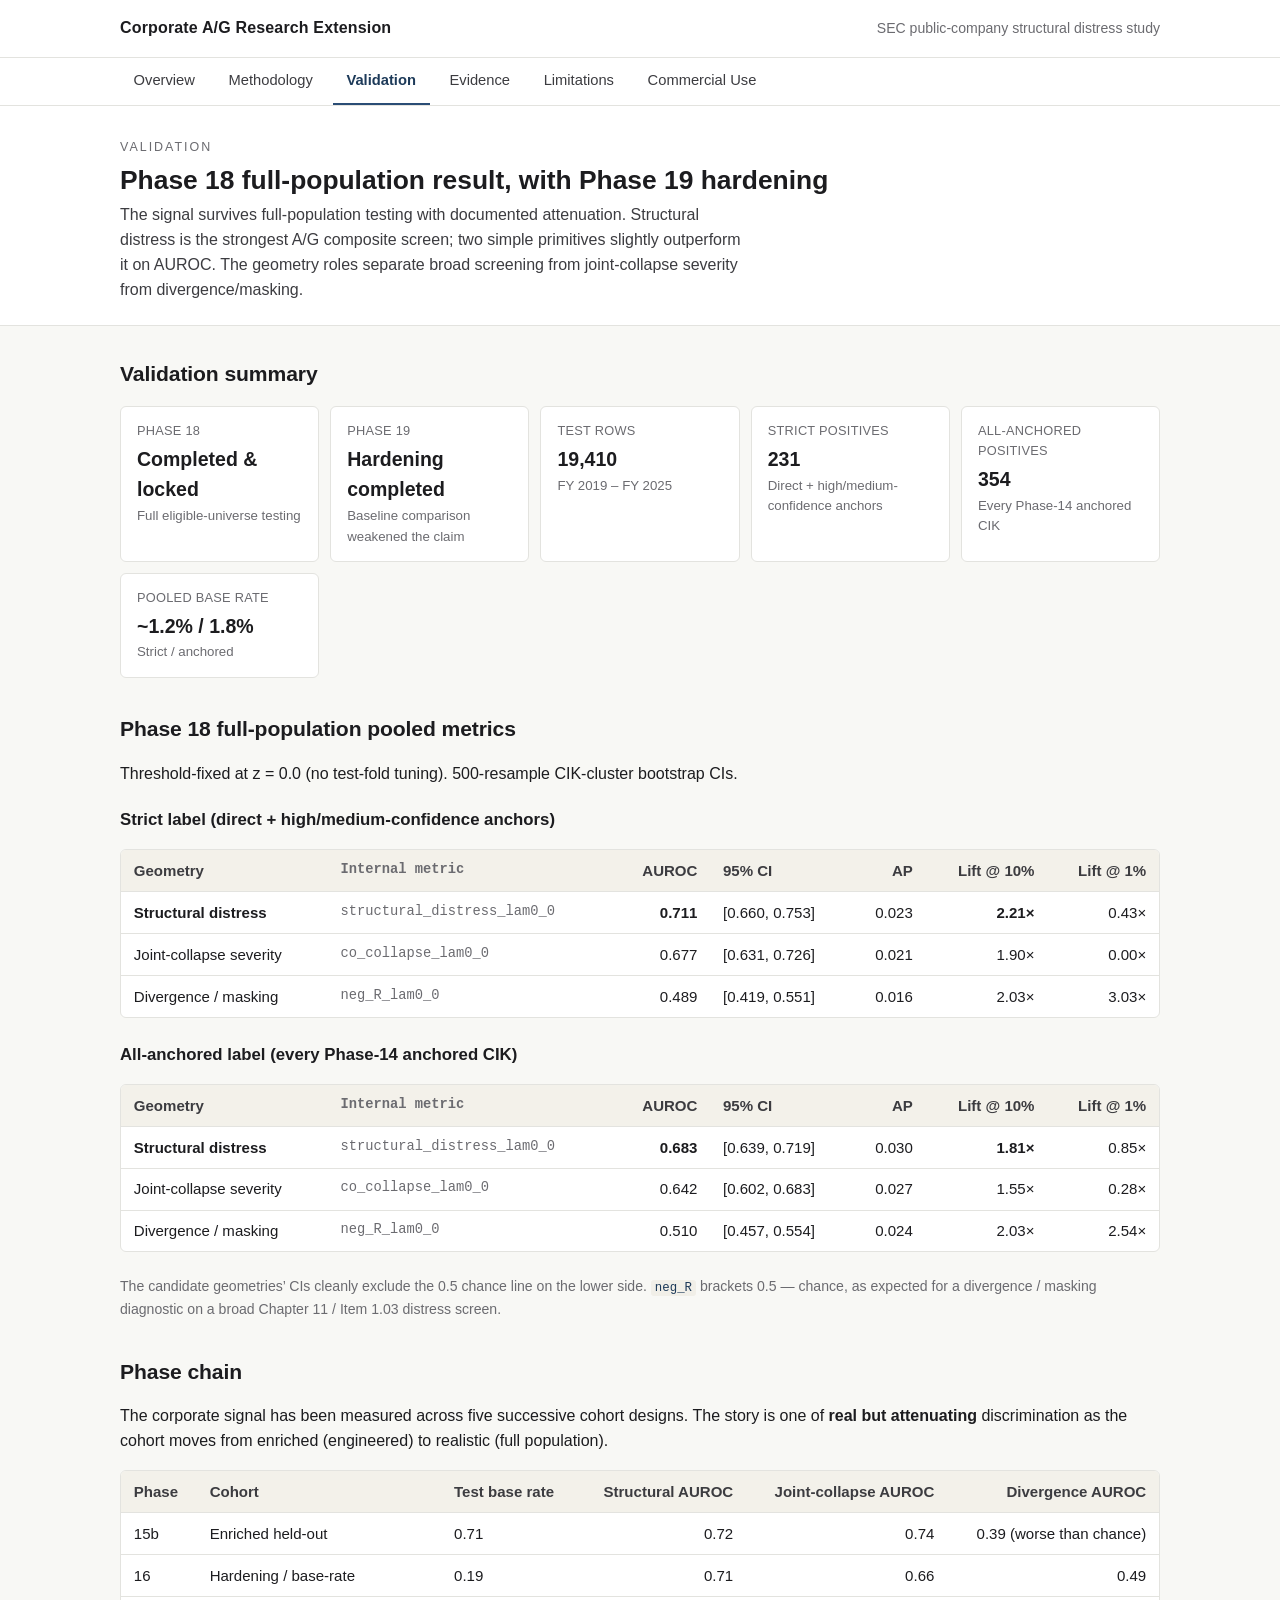
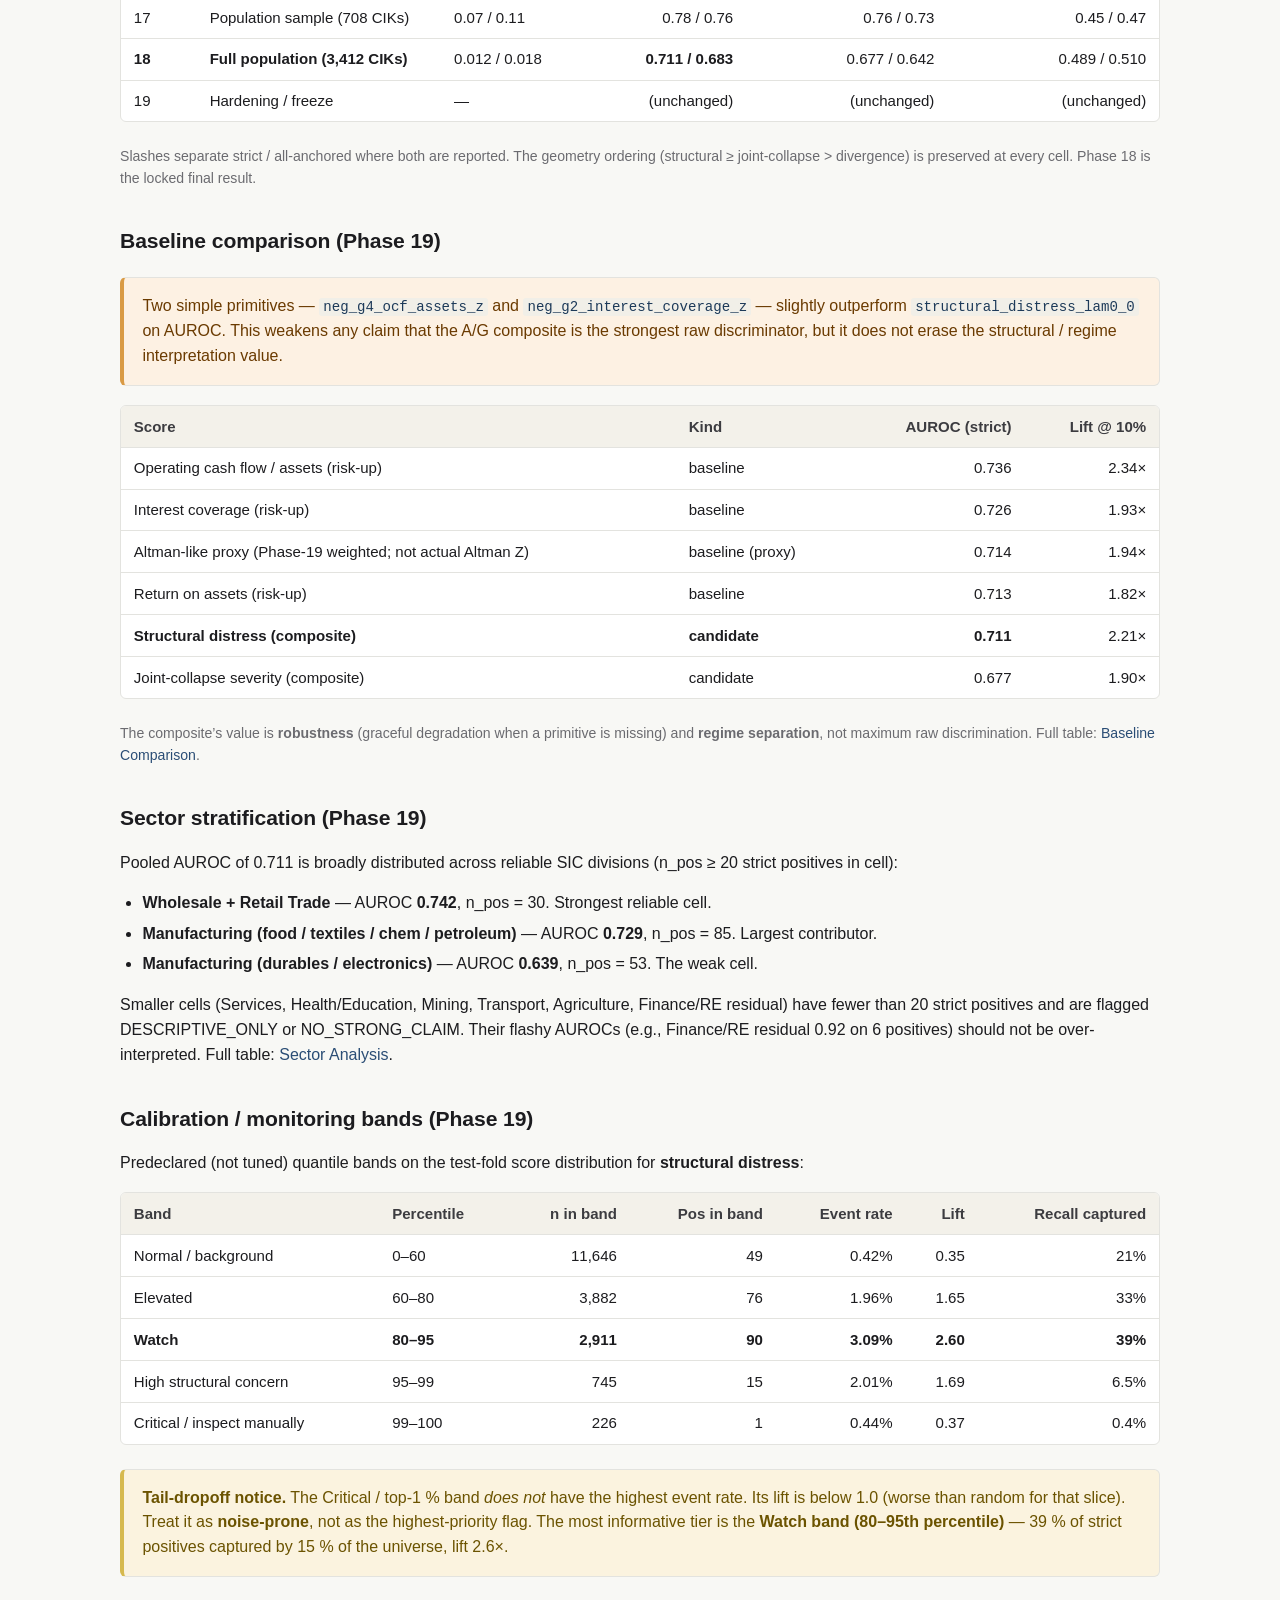
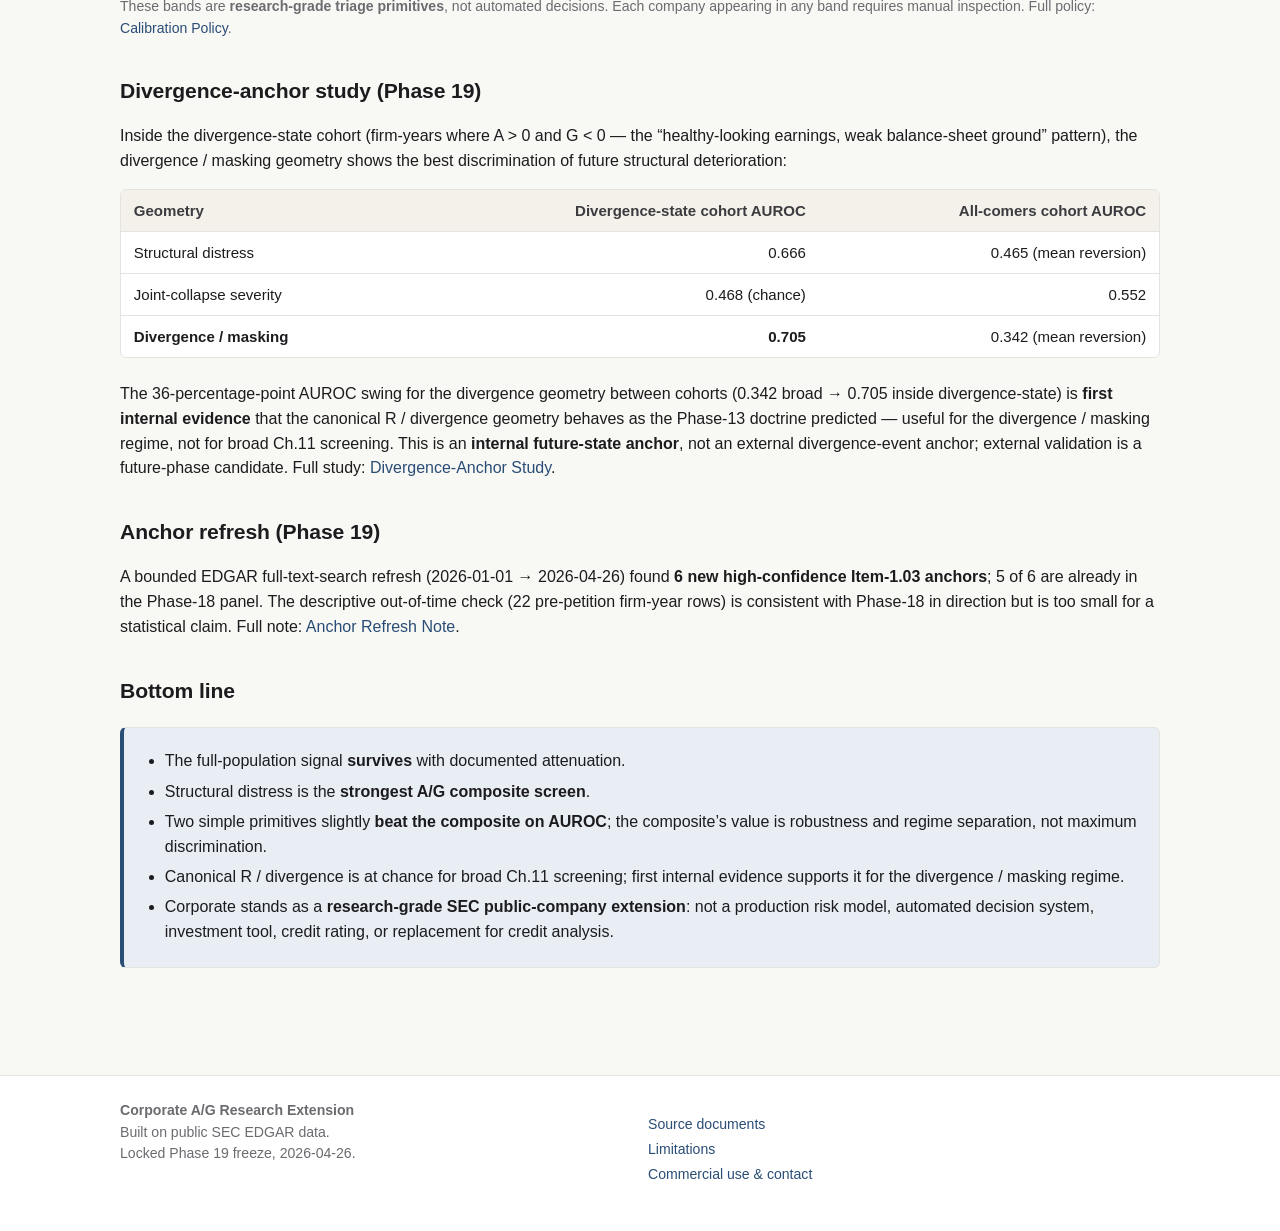
<file: validation.html>
<!DOCTYPE html>
<html lang="en">
<head>
  <meta charset="utf-8">
  <meta name="viewport" content="width=device-width, initial-scale=1">
  <meta name="description" content="Validation results for the Corporate A/G Research Extension — Phase 18 full-population pooled metrics, comparison chain across phases, baseline comparison, sector stratification, calibration policy, and the divergence-anchor study.">
  <title>Validation — Corporate A/G Research Extension</title>
  <link rel="stylesheet" href="assets/style.css">
</head>
<body>
  <header class="site-head">
    <div class="site-head-inner">
      <span class="brand"><a href="index.html">Corporate A/G Research Extension</a></span>
      <span class="brand-sub">SEC public-company structural distress study</span>
    </div>
  </header>
  <nav class="site-nav" aria-label="Primary">
    <div class="nav-inner">
      <a href="index.html">Overview</a>
      <a href="methodology.html">Methodology</a>
      <a href="validation.html" class="current">Validation</a>
      <a href="evidence.html">Evidence</a>
      <a href="limitations.html">Limitations</a>
      <a href="commercial-use.html">Commercial Use</a>
    </div>
  </nav>

  <section class="page-head">
    <div class="page-head-inner">
      <p class="page-head-eyebrow">Validation</p>
      <h1>Phase 18 full-population result, with Phase 19 hardening</h1>
      <p class="lead">The signal survives full-population testing with documented attenuation. Structural distress is the strongest A/G composite screen; two simple primitives slightly outperform it on AUROC. The geometry roles separate broad screening from joint-collapse severity from divergence/masking.</p>
    </div>
  </section>

  <main>
    <h2>Validation summary</h2>
    <div class="metric-grid">
      <div class="metric-tile">
        <div class="metric-label">Phase 18</div>
        <div class="metric-value">Completed &amp; locked</div>
        <div class="metric-sub">Full eligible-universe testing</div>
      </div>
      <div class="metric-tile">
        <div class="metric-label">Phase 19</div>
        <div class="metric-value">Hardening completed</div>
        <div class="metric-sub">Baseline comparison weakened the claim</div>
      </div>
      <div class="metric-tile">
        <div class="metric-label">Test rows</div>
        <div class="metric-value">19,410</div>
        <div class="metric-sub">FY 2019 – FY 2025</div>
      </div>
      <div class="metric-tile">
        <div class="metric-label">Strict positives</div>
        <div class="metric-value">231</div>
        <div class="metric-sub">Direct + high/medium-confidence anchors</div>
      </div>
      <div class="metric-tile">
        <div class="metric-label">All-anchored positives</div>
        <div class="metric-value">354</div>
        <div class="metric-sub">Every Phase-14 anchored CIK</div>
      </div>
      <div class="metric-tile">
        <div class="metric-label">Pooled base rate</div>
        <div class="metric-value">~1.2% / 1.8%</div>
        <div class="metric-sub">Strict / anchored</div>
      </div>
    </div>

    <h2>Phase 18 full-population pooled metrics</h2>
    <p>
      Threshold-fixed at z = 0.0 (no test-fold tuning).
      500-resample CIK-cluster bootstrap CIs.
    </p>

    <h3>Strict label (direct + high/medium-confidence anchors)</h3>
    <div class="table-wrap">
      <table>
        <thead>
          <tr>
            <th>Geometry</th>
            <th class="code">Internal metric</th>
            <th class="num">AUROC</th>
            <th>95% CI</th>
            <th class="num">AP</th>
            <th class="num">Lift @ 10%</th>
            <th class="num">Lift @ 1%</th>
          </tr>
        </thead>
        <tbody>
          <tr>
            <td><strong>Structural distress</strong></td>
            <td class="code">structural_distress_lam0_0</td>
            <td class="num"><strong>0.711</strong></td>
            <td>[0.660, 0.753]</td>
            <td class="num">0.023</td>
            <td class="num"><strong>2.21×</strong></td>
            <td class="num">0.43×</td>
          </tr>
          <tr>
            <td>Joint-collapse severity</td>
            <td class="code">co_collapse_lam0_0</td>
            <td class="num">0.677</td>
            <td>[0.631, 0.726]</td>
            <td class="num">0.021</td>
            <td class="num">1.90×</td>
            <td class="num">0.00×</td>
          </tr>
          <tr>
            <td>Divergence / masking</td>
            <td class="code">neg_R_lam0_0</td>
            <td class="num">0.489</td>
            <td>[0.419, 0.551]</td>
            <td class="num">0.016</td>
            <td class="num">2.03×</td>
            <td class="num">3.03×</td>
          </tr>
        </tbody>
      </table>
    </div>

    <h3>All-anchored label (every Phase-14 anchored CIK)</h3>
    <div class="table-wrap">
      <table>
        <thead>
          <tr>
            <th>Geometry</th>
            <th class="code">Internal metric</th>
            <th class="num">AUROC</th>
            <th>95% CI</th>
            <th class="num">AP</th>
            <th class="num">Lift @ 10%</th>
            <th class="num">Lift @ 1%</th>
          </tr>
        </thead>
        <tbody>
          <tr>
            <td><strong>Structural distress</strong></td>
            <td class="code">structural_distress_lam0_0</td>
            <td class="num"><strong>0.683</strong></td>
            <td>[0.639, 0.719]</td>
            <td class="num">0.030</td>
            <td class="num"><strong>1.81×</strong></td>
            <td class="num">0.85×</td>
          </tr>
          <tr>
            <td>Joint-collapse severity</td>
            <td class="code">co_collapse_lam0_0</td>
            <td class="num">0.642</td>
            <td>[0.602, 0.683]</td>
            <td class="num">0.027</td>
            <td class="num">1.55×</td>
            <td class="num">0.28×</td>
          </tr>
          <tr>
            <td>Divergence / masking</td>
            <td class="code">neg_R_lam0_0</td>
            <td class="num">0.510</td>
            <td>[0.457, 0.554]</td>
            <td class="num">0.024</td>
            <td class="num">2.03×</td>
            <td class="num">2.54×</td>
          </tr>
        </tbody>
      </table>
    </div>

    <p class="muted small">
      The candidate geometries&rsquo; CIs cleanly exclude the
      0.5 chance line on the lower side. <code>neg_R</code>
      brackets 0.5 — chance, as expected for a divergence /
      masking diagnostic on a broad Chapter 11 / Item 1.03
      distress screen.
    </p>

    <h2>Phase chain</h2>
    <p>
      The corporate signal has been measured across five
      successive cohort designs. The story is one of
      <strong>real but attenuating</strong> discrimination as
      the cohort moves from enriched (engineered) to realistic
      (full population).
    </p>
    <div class="table-wrap">
      <table>
        <thead>
          <tr>
            <th>Phase</th>
            <th>Cohort</th>
            <th>Test base rate</th>
            <th class="num">Structural AUROC</th>
            <th class="num">Joint-collapse AUROC</th>
            <th class="num">Divergence AUROC</th>
          </tr>
        </thead>
        <tbody>
          <tr>
            <td>15b</td>
            <td>Enriched held-out</td>
            <td>0.71</td>
            <td class="num">0.72</td>
            <td class="num">0.74</td>
            <td class="num">0.39 (worse than chance)</td>
          </tr>
          <tr>
            <td>16</td>
            <td>Hardening / base-rate</td>
            <td>0.19</td>
            <td class="num">0.71</td>
            <td class="num">0.66</td>
            <td class="num">0.49</td>
          </tr>
          <tr>
            <td>17</td>
            <td>Population sample (708 CIKs)</td>
            <td>0.07 / 0.11</td>
            <td class="num">0.78 / 0.76</td>
            <td class="num">0.76 / 0.73</td>
            <td class="num">0.45 / 0.47</td>
          </tr>
          <tr>
            <td><strong>18</strong></td>
            <td><strong>Full population (3,412 CIKs)</strong></td>
            <td>0.012 / 0.018</td>
            <td class="num"><strong>0.711 / 0.683</strong></td>
            <td class="num">0.677 / 0.642</td>
            <td class="num">0.489 / 0.510</td>
          </tr>
          <tr>
            <td>19</td>
            <td>Hardening / freeze</td>
            <td>—</td>
            <td class="num">(unchanged)</td>
            <td class="num">(unchanged)</td>
            <td class="num">(unchanged)</td>
          </tr>
        </tbody>
      </table>
    </div>
    <p class="muted small">
      Slashes separate strict / all-anchored where both are
      reported. The geometry ordering (structural ≥
      joint-collapse > divergence) is preserved at every cell.
      Phase 18 is the locked final result.
    </p>

    <h2>Baseline comparison (Phase 19)</h2>
    <div class="callout uncomf">
      <p>
        Two simple primitives — <code>neg_g4_ocf_assets_z</code>
        and <code>neg_g2_interest_coverage_z</code> — slightly
        outperform <code>structural_distress_lam0_0</code> on AUROC.
        This weakens any claim that the A/G composite is the
        strongest raw discriminator, but it does not erase the
        structural / regime interpretation value.
      </p>
    </div>
    <div class="table-wrap">
      <table>
        <thead>
          <tr>
            <th>Score</th>
            <th>Kind</th>
            <th class="num">AUROC (strict)</th>
            <th class="num">Lift @ 10%</th>
          </tr>
        </thead>
        <tbody>
          <tr><td>Operating cash flow / assets (risk-up)</td><td>baseline</td><td class="num">0.736</td><td class="num">2.34×</td></tr>
          <tr><td>Interest coverage (risk-up)</td><td>baseline</td><td class="num">0.726</td><td class="num">1.93×</td></tr>
          <tr><td>Altman-like proxy (Phase-19 weighted; not actual Altman Z)</td><td>baseline (proxy)</td><td class="num">0.714</td><td class="num">1.94×</td></tr>
          <tr><td>Return on assets (risk-up)</td><td>baseline</td><td class="num">0.713</td><td class="num">1.82×</td></tr>
          <tr><td><strong>Structural distress (composite)</strong></td><td><strong>candidate</strong></td><td class="num"><strong>0.711</strong></td><td class="num">2.21×</td></tr>
          <tr><td>Joint-collapse severity (composite)</td><td>candidate</td><td class="num">0.677</td><td class="num">1.90×</td></tr>
        </tbody>
      </table>
    </div>
    <p class="small muted">
      The composite&rsquo;s value is <strong>robustness</strong>
      (graceful degradation when a primitive is missing) and
      <strong>regime separation</strong>, not maximum raw
      discrimination. Full table:
      <a href="docs/baseline-comparison.html">Baseline Comparison</a>.
    </p>

    <h2>Sector stratification (Phase 19)</h2>
    <p>
      Pooled AUROC of 0.711 is broadly distributed across
      reliable SIC divisions (n_pos ≥ 20 strict positives in
      cell):
    </p>
    <ul>
      <li><strong>Wholesale + Retail Trade</strong> — AUROC <strong>0.742</strong>, n_pos = 30. Strongest reliable cell.</li>
      <li><strong>Manufacturing (food / textiles / chem / petroleum)</strong> — AUROC <strong>0.729</strong>, n_pos = 85. Largest contributor.</li>
      <li><strong>Manufacturing (durables / electronics)</strong> — AUROC <strong>0.639</strong>, n_pos = 53. The weak cell.</li>
    </ul>
    <p>
      Smaller cells (Services, Health/Education, Mining, Transport,
      Agriculture, Finance/RE residual) have fewer than 20 strict
      positives and are flagged DESCRIPTIVE_ONLY or NO_STRONG_CLAIM.
      Their flashy AUROCs (e.g., Finance/RE residual 0.92 on 6
      positives) should not be over-interpreted. Full table:
      <a href="docs/sector-analysis.html">Sector Analysis</a>.
    </p>

    <h2>Calibration / monitoring bands (Phase 19)</h2>
    <p>
      Predeclared (not tuned) quantile bands on the test-fold
      score distribution for <strong>structural distress</strong>:
    </p>
    <div class="table-wrap">
      <table>
        <thead>
          <tr>
            <th>Band</th>
            <th>Percentile</th>
            <th class="num">n in band</th>
            <th class="num">Pos in band</th>
            <th class="num">Event rate</th>
            <th class="num">Lift</th>
            <th class="num">Recall captured</th>
          </tr>
        </thead>
        <tbody>
          <tr><td>Normal / background</td><td>0–60</td><td class="num">11,646</td><td class="num">49</td><td class="num">0.42%</td><td class="num">0.35</td><td class="num">21%</td></tr>
          <tr><td>Elevated</td><td>60–80</td><td class="num">3,882</td><td class="num">76</td><td class="num">1.96%</td><td class="num">1.65</td><td class="num">33%</td></tr>
          <tr style="font-weight:600;"><td>Watch</td><td>80–95</td><td class="num">2,911</td><td class="num">90</td><td class="num">3.09%</td><td class="num">2.60</td><td class="num">39%</td></tr>
          <tr><td>High structural concern</td><td>95–99</td><td class="num">745</td><td class="num">15</td><td class="num">2.01%</td><td class="num">1.69</td><td class="num">6.5%</td></tr>
          <tr><td>Critical / inspect manually</td><td>99–100</td><td class="num">226</td><td class="num">1</td><td class="num">0.44%</td><td class="num">0.37</td><td class="num">0.4%</td></tr>
        </tbody>
      </table>
    </div>
    <div class="callout warn">
      <p>
        <strong>Tail-dropoff notice.</strong> The Critical / top-1 %
        band <em>does not</em> have the highest event rate. Its
        lift is below 1.0 (worse than random for that slice).
        Treat it as <strong>noise-prone</strong>, not as the
        highest-priority flag. The most informative tier is the
        <strong>Watch band (80–95th percentile)</strong> — 39 % of
        strict positives captured by 15 % of the universe, lift 2.6×.
      </p>
    </div>
    <p class="small muted">
      These bands are <strong>research-grade triage primitives</strong>,
      not automated decisions. Each company appearing in any
      band requires manual inspection. Full policy:
      <a href="docs/calibration-policy.html">Calibration Policy</a>.
    </p>

    <h2>Divergence-anchor study (Phase 19)</h2>
    <p>
      Inside the divergence-state cohort (firm-years where
      A &gt; 0 and G &lt; 0 — the &ldquo;healthy-looking
      earnings, weak balance-sheet ground&rdquo; pattern), the
      divergence / masking geometry shows the best
      discrimination of future structural deterioration:
    </p>
    <div class="table-wrap">
      <table>
        <thead>
          <tr>
            <th>Geometry</th>
            <th class="num">Divergence-state cohort AUROC</th>
            <th class="num">All-comers cohort AUROC</th>
          </tr>
        </thead>
        <tbody>
          <tr><td>Structural distress</td><td class="num">0.666</td><td class="num">0.465 (mean reversion)</td></tr>
          <tr><td>Joint-collapse severity</td><td class="num">0.468 (chance)</td><td class="num">0.552</td></tr>
          <tr><td><strong>Divergence / masking</strong></td><td class="num"><strong>0.705</strong></td><td class="num">0.342 (mean reversion)</td></tr>
        </tbody>
      </table>
    </div>
    <p>
      The 36-percentage-point AUROC swing for the divergence
      geometry between cohorts (0.342 broad → 0.705 inside
      divergence-state) is <strong>first internal evidence</strong>
      that the canonical R / divergence geometry behaves as the
      Phase-13 doctrine predicted — useful for the divergence /
      masking regime, not for broad Ch.11 screening. This is an
      <strong>internal future-state anchor</strong>, not an
      external divergence-event anchor; external validation is
      a future-phase candidate. Full study:
      <a href="docs/divergence-anchor.html">Divergence-Anchor Study</a>.
    </p>

    <h2>Anchor refresh (Phase 19)</h2>
    <p>
      A bounded EDGAR full-text-search refresh (2026-01-01 →
      2026-04-26) found <strong>6 new high-confidence Item-1.03
      anchors</strong>; 5 of 6 are already in the Phase-18
      panel. The descriptive out-of-time check (22 pre-petition
      firm-year rows) is consistent with Phase-18 in direction
      but is too small for a statistical claim. Full note:
      <a href="docs/anchor-refresh.html">Anchor Refresh Note</a>.
    </p>

    <h2>Bottom line</h2>
    <div class="callout accent">
      <ul style="margin:0;">
        <li>The full-population signal <strong>survives</strong> with documented attenuation.</li>
        <li>Structural distress is the <strong>strongest A/G composite screen</strong>.</li>
        <li>Two simple primitives slightly <strong>beat the composite on AUROC</strong>; the composite&rsquo;s value is robustness and regime separation, not maximum discrimination.</li>
        <li>Canonical R / divergence is at chance for broad Ch.11 screening; first internal evidence supports it for the divergence / masking regime.</li>
        <li>Corporate stands as a <strong>research-grade SEC public-company extension</strong>: not a production risk model, automated decision system, investment tool, credit rating, or replacement for credit analysis.</li>
      </ul>
    </div>
  </main>

  <footer class="site-foot">
    <div class="foot-inner">
      <div>
        <strong>Corporate A/G Research Extension</strong><br>
        Built on public SEC EDGAR data.<br>
        Locked Phase 19 freeze, 2026-04-26.
      </div>
      <div>
        <ul>
          <li><a href="evidence.html">Source documents</a></li>
          <li><a href="limitations.html">Limitations</a></li>
          <li><a href="commercial-use.html">Commercial use &amp; contact</a></li>
        </ul>
      </div>
    </div>
  </footer>
</body>
</html>
</file>
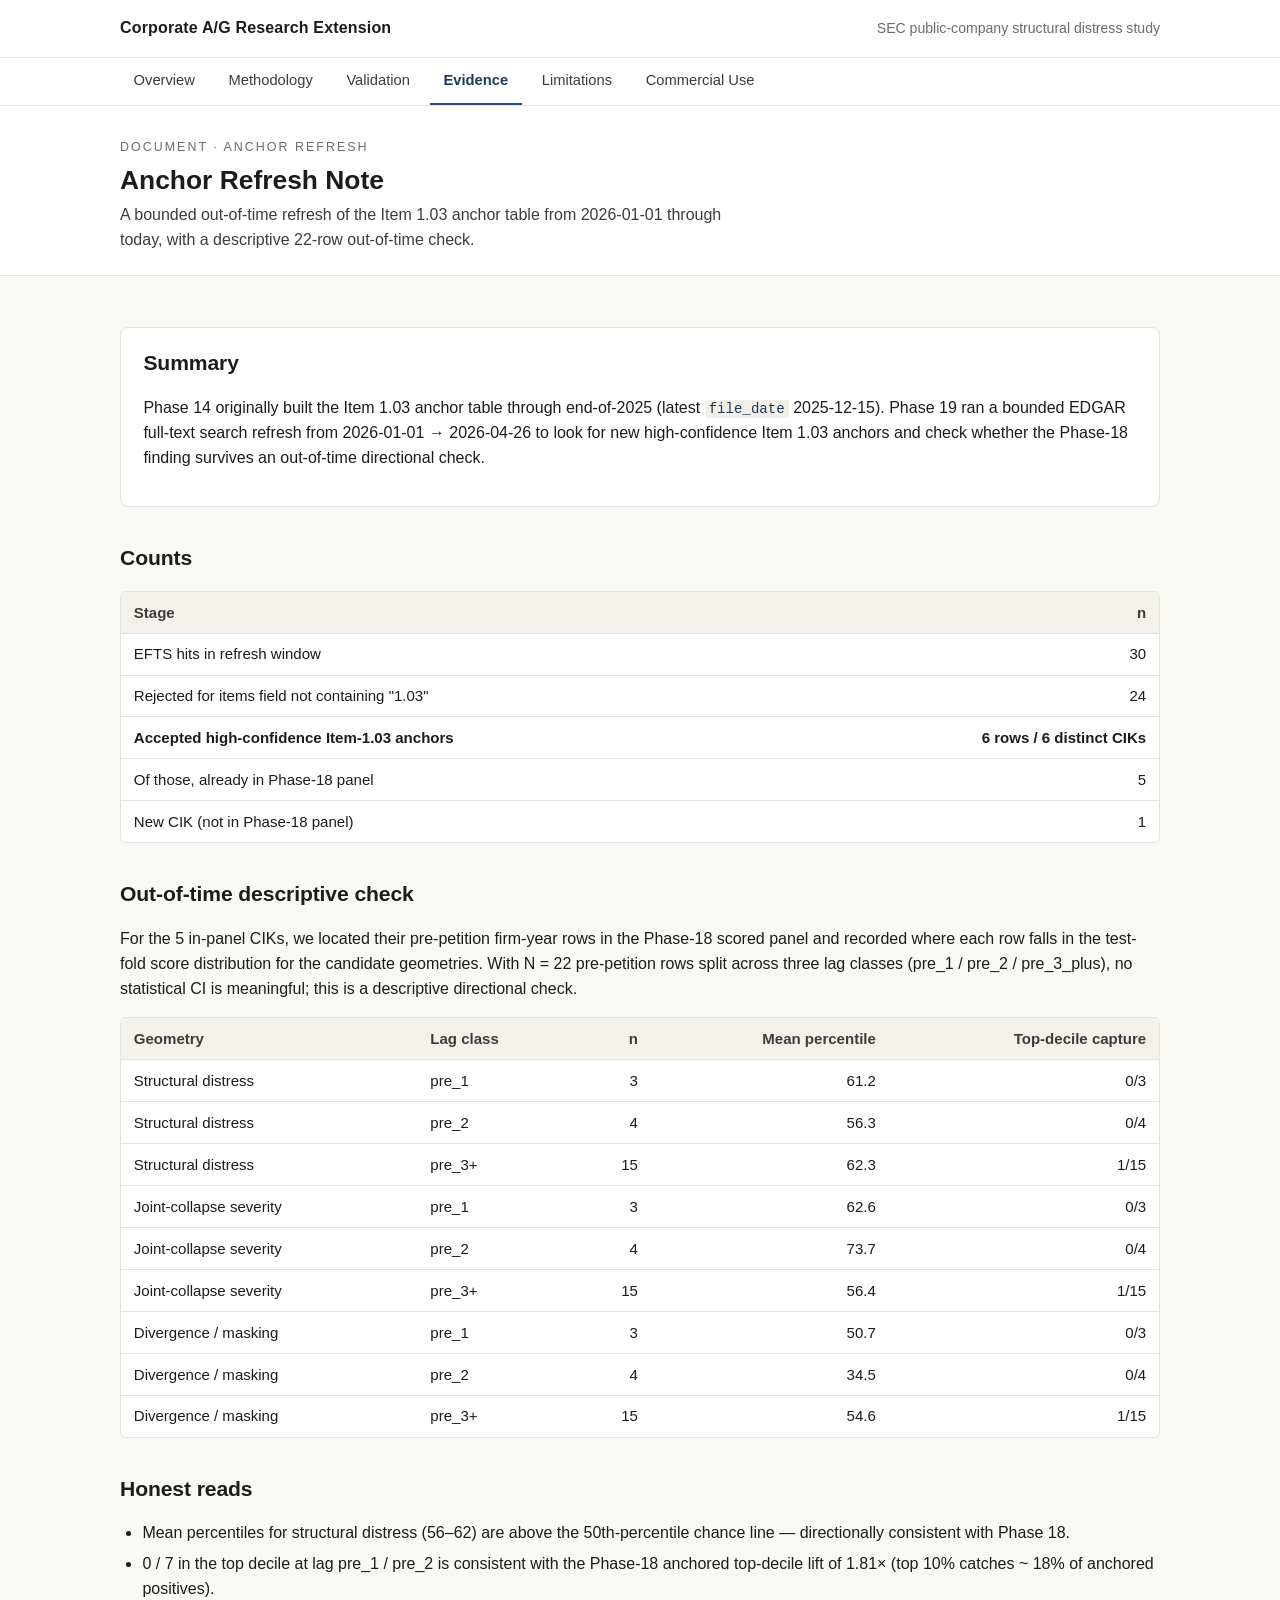
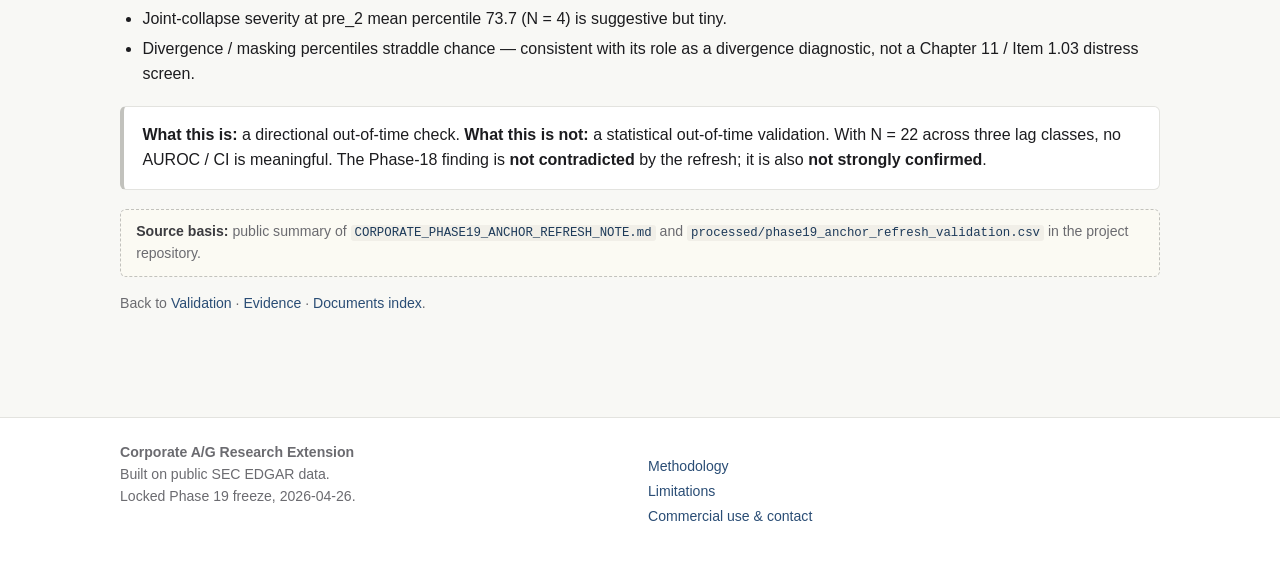
<file: docs/anchor-refresh.html>
<!DOCTYPE html>
<html lang="en">
<head>
  <meta charset="utf-8">
  <meta name="viewport" content="width=device-width, initial-scale=1">
  <meta name="description" content="Phase 19 out-of-time anchor refresh for the Corporate A/G Research Extension. Bounded EDGAR FTS refresh from 2026-01-01 onward; descriptive only at small N.">
  <title>Anchor Refresh Note — Corporate A/G Research Extension</title>
  <link rel="stylesheet" href="../assets/style.css">
</head>
<body>
  <header class="site-head">
    <div class="site-head-inner">
      <span class="brand"><a href="../index.html">Corporate A/G Research Extension</a></span>
      <span class="brand-sub">SEC public-company structural distress study</span>
    </div>
  </header>
  <nav class="site-nav" aria-label="Primary">
    <div class="nav-inner">
      <a href="../index.html">Overview</a>
      <a href="../methodology.html">Methodology</a>
      <a href="../validation.html">Validation</a>
      <a href="../evidence.html" class="current">Evidence</a>
      <a href="../limitations.html">Limitations</a>
      <a href="../commercial-use.html">Commercial Use</a>
    </div>
  </nav>

  <section class="page-head">
    <div class="page-head-inner">
      <p class="page-head-eyebrow">Document &middot; Anchor Refresh</p>
      <h1>Anchor Refresh Note</h1>
      <p class="lead">A bounded out-of-time refresh of the Item 1.03 anchor table from 2026-01-01 through today, with a descriptive 22-row out-of-time check.</p>
    </div>
  </section>

  <main>
    <section class="doc-summary">
      <h2>Summary</h2>
      <p>
        Phase 14 originally built the Item 1.03 anchor table
        through end-of-2025 (latest <code>file_date</code>
        2025-12-15). Phase 19 ran a bounded EDGAR full-text
        search refresh from 2026-01-01 → 2026-04-26 to look
        for new high-confidence Item 1.03 anchors and check
        whether the Phase-18 finding survives an out-of-time
        directional check.
      </p>
    </section>

    <h2>Counts</h2>
    <div class="table-wrap">
      <table>
        <thead><tr><th>Stage</th><th class="num">n</th></tr></thead>
        <tbody>
          <tr><td>EFTS hits in refresh window</td><td class="num">30</td></tr>
          <tr><td>Rejected for items field not containing "1.03"</td><td class="num">24</td></tr>
          <tr><td><strong>Accepted high-confidence Item-1.03 anchors</strong></td><td class="num"><strong>6 rows / 6 distinct CIKs</strong></td></tr>
          <tr><td>Of those, already in Phase-18 panel</td><td class="num">5</td></tr>
          <tr><td>New CIK (not in Phase-18 panel)</td><td class="num">1</td></tr>
        </tbody>
      </table>
    </div>

    <h2>Out-of-time descriptive check</h2>
    <p>
      For the 5 in-panel CIKs, we located their pre-petition
      firm-year rows in the Phase-18 scored panel and recorded
      where each row falls in the test-fold score distribution
      for the candidate geometries. With N = 22 pre-petition
      rows split across three lag classes (pre_1 / pre_2 /
      pre_3_plus), no statistical CI is meaningful; this is a
      descriptive directional check.
    </p>

    <div class="table-wrap">
      <table>
        <thead><tr><th>Geometry</th><th>Lag class</th><th class="num">n</th><th class="num">Mean percentile</th><th class="num">Top-decile capture</th></tr></thead>
        <tbody>
          <tr><td>Structural distress</td><td>pre_1</td><td class="num">3</td><td class="num">61.2</td><td class="num">0/3</td></tr>
          <tr><td>Structural distress</td><td>pre_2</td><td class="num">4</td><td class="num">56.3</td><td class="num">0/4</td></tr>
          <tr><td>Structural distress</td><td>pre_3+</td><td class="num">15</td><td class="num">62.3</td><td class="num">1/15</td></tr>
          <tr><td>Joint-collapse severity</td><td>pre_1</td><td class="num">3</td><td class="num">62.6</td><td class="num">0/3</td></tr>
          <tr><td>Joint-collapse severity</td><td>pre_2</td><td class="num">4</td><td class="num">73.7</td><td class="num">0/4</td></tr>
          <tr><td>Joint-collapse severity</td><td>pre_3+</td><td class="num">15</td><td class="num">56.4</td><td class="num">1/15</td></tr>
          <tr><td>Divergence / masking</td><td>pre_1</td><td class="num">3</td><td class="num">50.7</td><td class="num">0/3</td></tr>
          <tr><td>Divergence / masking</td><td>pre_2</td><td class="num">4</td><td class="num">34.5</td><td class="num">0/4</td></tr>
          <tr><td>Divergence / masking</td><td>pre_3+</td><td class="num">15</td><td class="num">54.6</td><td class="num">1/15</td></tr>
        </tbody>
      </table>
    </div>

    <h2>Honest reads</h2>
    <ul>
      <li>Mean percentiles for structural distress (56–62) are above the 50th-percentile chance line — directionally consistent with Phase 18.</li>
      <li>0 / 7 in the top decile at lag pre_1 / pre_2 is consistent with the Phase-18 anchored top-decile lift of 1.81× (top 10% catches ~ 18% of anchored positives).</li>
      <li>Joint-collapse severity at pre_2 mean percentile 73.7 (N = 4) is suggestive but tiny.</li>
      <li>Divergence / masking percentiles straddle chance — consistent with its role as a divergence diagnostic, not a Chapter 11 / Item 1.03 distress screen.</li>
    </ul>

    <div class="callout">
      <p style="margin:0;">
        <strong>What this is:</strong> a directional out-of-time
        check. <strong>What this is not:</strong> a statistical
        out-of-time validation. With N = 22 across three lag
        classes, no AUROC / CI is meaningful. The Phase-18
        finding is <strong>not contradicted</strong> by the
        refresh; it is also <strong>not strongly confirmed</strong>.
      </p>
    </div>

    <div class="source-basis">
      <strong>Source basis:</strong> public summary of
      <code>CORPORATE_PHASE19_ANCHOR_REFRESH_NOTE.md</code> and
      <code>processed/phase19_anchor_refresh_validation.csv</code>
      in the project repository.
    </div>

    <p class="small muted">Back to <a href="../validation.html">Validation</a> &middot; <a href="../evidence.html">Evidence</a> &middot; <a href="index.html">Documents index</a>.</p>
  </main>

  <footer class="site-foot">
    <div class="foot-inner">
      <div><strong>Corporate A/G Research Extension</strong><br>Built on public SEC EDGAR data.<br>Locked Phase 19 freeze, 2026-04-26.</div>
      <div><ul><li><a href="../methodology.html">Methodology</a></li><li><a href="../limitations.html">Limitations</a></li><li><a href="../commercial-use.html">Commercial use &amp; contact</a></li></ul></div>
    </div>
  </footer>
</body>
</html>
</file>
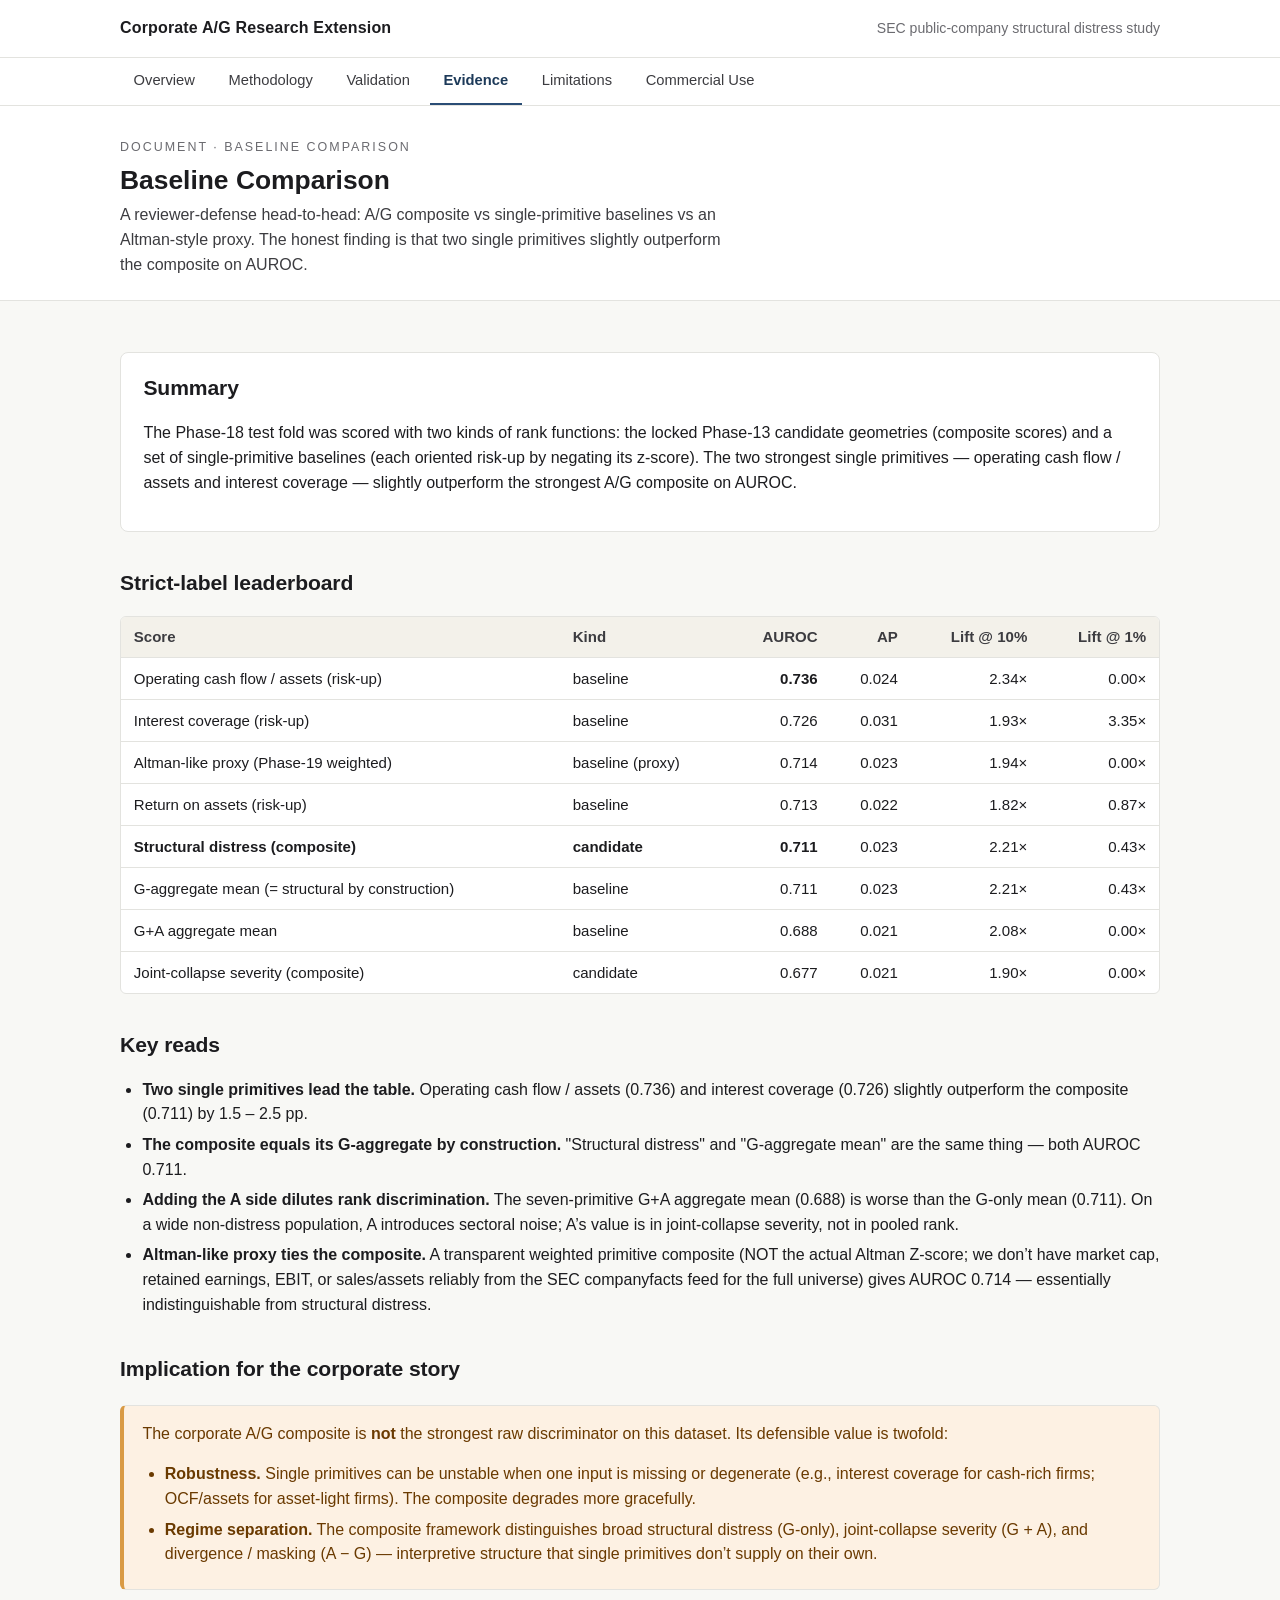
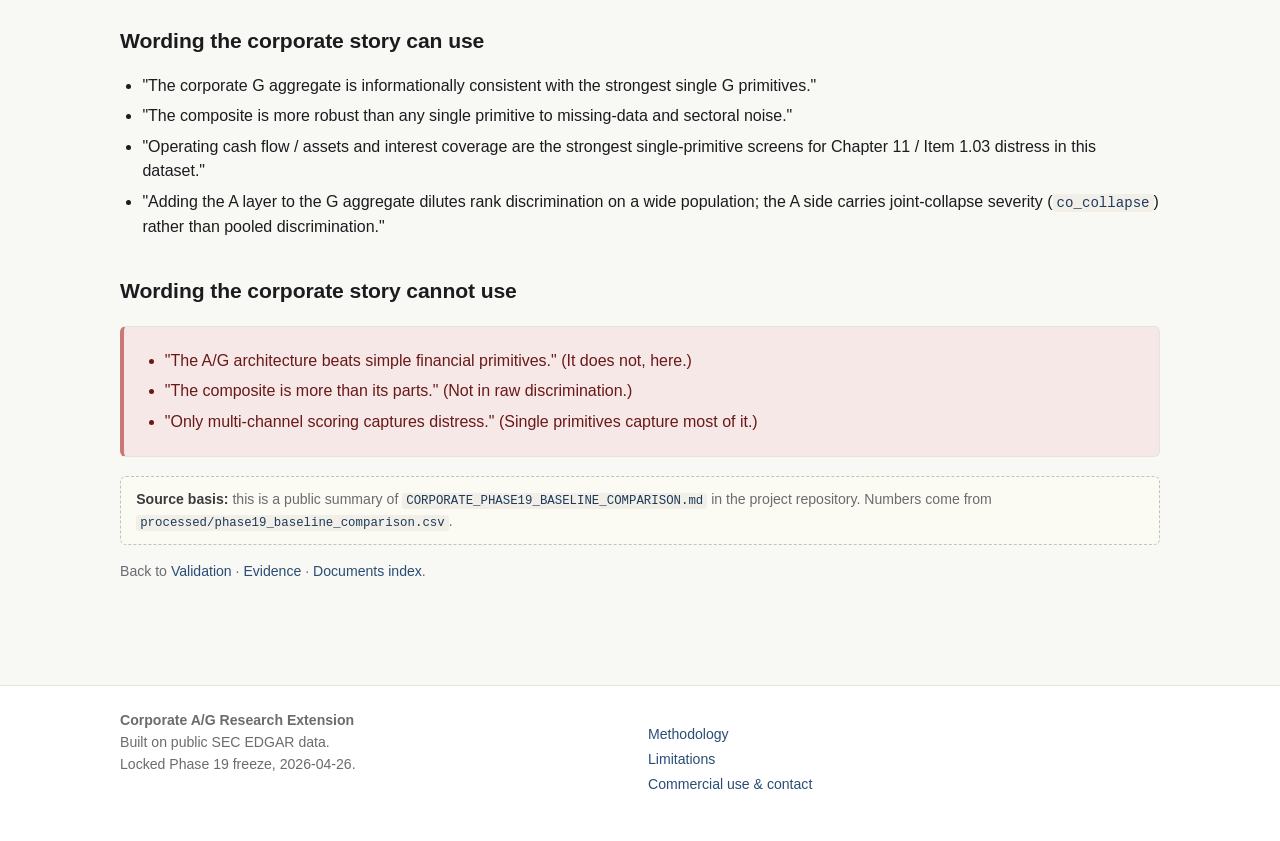
<file: docs/baseline-comparison.html>
<!DOCTYPE html>
<html lang="en">
<head>
  <meta charset="utf-8">
  <meta name="viewport" content="width=device-width, initial-scale=1">
  <meta name="description" content="Phase 19 baseline comparison for the Corporate A/G Research Extension. Two single primitives slightly outperform the A/G composite on AUROC.">
  <title>Baseline Comparison — Corporate A/G Research Extension</title>
  <link rel="stylesheet" href="../assets/style.css">
</head>
<body>
  <header class="site-head">
    <div class="site-head-inner">
      <span class="brand"><a href="../index.html">Corporate A/G Research Extension</a></span>
      <span class="brand-sub">SEC public-company structural distress study</span>
    </div>
  </header>
  <nav class="site-nav" aria-label="Primary">
    <div class="nav-inner">
      <a href="../index.html">Overview</a>
      <a href="../methodology.html">Methodology</a>
      <a href="../validation.html">Validation</a>
      <a href="../evidence.html" class="current">Evidence</a>
      <a href="../limitations.html">Limitations</a>
      <a href="../commercial-use.html">Commercial Use</a>
    </div>
  </nav>

  <section class="page-head">
    <div class="page-head-inner">
      <p class="page-head-eyebrow">Document &middot; Baseline Comparison</p>
      <h1>Baseline Comparison</h1>
      <p class="lead">A reviewer-defense head-to-head: A/G composite vs single-primitive baselines vs an Altman-style proxy. The honest finding is that two single primitives slightly outperform the composite on AUROC.</p>
    </div>
  </section>

  <main>
    <section class="doc-summary">
      <h2>Summary</h2>
      <p>
        The Phase-18 test fold was scored with two kinds of
        rank functions: the locked Phase-13 candidate
        geometries (composite scores) and a set of
        single-primitive baselines (each oriented risk-up by
        negating its z-score). The two strongest single
        primitives — operating cash flow / assets and interest
        coverage — slightly outperform the strongest A/G
        composite on AUROC.
      </p>
    </section>

    <h2>Strict-label leaderboard</h2>
    <div class="table-wrap">
      <table>
        <thead>
          <tr><th>Score</th><th>Kind</th><th class="num">AUROC</th><th class="num">AP</th><th class="num">Lift @ 10%</th><th class="num">Lift @ 1%</th></tr>
        </thead>
        <tbody>
          <tr><td>Operating cash flow / assets (risk-up)</td><td>baseline</td><td class="num"><strong>0.736</strong></td><td class="num">0.024</td><td class="num">2.34×</td><td class="num">0.00×</td></tr>
          <tr><td>Interest coverage (risk-up)</td><td>baseline</td><td class="num">0.726</td><td class="num">0.031</td><td class="num">1.93×</td><td class="num">3.35×</td></tr>
          <tr><td>Altman-like proxy (Phase-19 weighted)</td><td>baseline (proxy)</td><td class="num">0.714</td><td class="num">0.023</td><td class="num">1.94×</td><td class="num">0.00×</td></tr>
          <tr><td>Return on assets (risk-up)</td><td>baseline</td><td class="num">0.713</td><td class="num">0.022</td><td class="num">1.82×</td><td class="num">0.87×</td></tr>
          <tr><td><strong>Structural distress (composite)</strong></td><td><strong>candidate</strong></td><td class="num"><strong>0.711</strong></td><td class="num">0.023</td><td class="num">2.21×</td><td class="num">0.43×</td></tr>
          <tr><td>G-aggregate mean (= structural by construction)</td><td>baseline</td><td class="num">0.711</td><td class="num">0.023</td><td class="num">2.21×</td><td class="num">0.43×</td></tr>
          <tr><td>G+A aggregate mean</td><td>baseline</td><td class="num">0.688</td><td class="num">0.021</td><td class="num">2.08×</td><td class="num">0.00×</td></tr>
          <tr><td>Joint-collapse severity (composite)</td><td>candidate</td><td class="num">0.677</td><td class="num">0.021</td><td class="num">1.90×</td><td class="num">0.00×</td></tr>
        </tbody>
      </table>
    </div>

    <h2>Key reads</h2>
    <ul>
      <li><strong>Two single primitives lead the table.</strong> Operating cash flow / assets (0.736) and interest coverage (0.726) slightly outperform the composite (0.711) by 1.5 – 2.5 pp.</li>
      <li><strong>The composite equals its G-aggregate by construction.</strong> "Structural distress" and "G-aggregate mean" are the same thing — both AUROC 0.711.</li>
      <li><strong>Adding the A side dilutes rank discrimination.</strong> The seven-primitive G+A aggregate mean (0.688) is worse than the G-only mean (0.711). On a wide non-distress population, A introduces sectoral noise; A&rsquo;s value is in joint-collapse severity, not in pooled rank.</li>
      <li><strong>Altman-like proxy ties the composite.</strong> A transparent weighted primitive composite (NOT the actual Altman Z-score; we don&rsquo;t have market cap, retained earnings, EBIT, or sales/assets reliably from the SEC companyfacts feed for the full universe) gives AUROC 0.714 — essentially indistinguishable from structural distress.</li>
    </ul>

    <h2>Implication for the corporate story</h2>
    <div class="callout uncomf">
      <p>
        The corporate A/G composite is <strong>not</strong> the
        strongest raw discriminator on this dataset. Its
        defensible value is twofold:
      </p>
      <ul>
        <li><strong>Robustness.</strong> Single primitives can be unstable when one input is missing or degenerate (e.g., interest coverage for cash-rich firms; OCF/assets for asset-light firms). The composite degrades more gracefully.</li>
        <li><strong>Regime separation.</strong> The composite framework distinguishes broad structural distress (G-only), joint-collapse severity (G + A), and divergence / masking (A − G) — interpretive structure that single primitives don&rsquo;t supply on their own.</li>
      </ul>
    </div>

    <h2>Wording the corporate story can use</h2>
    <ul>
      <li>"The corporate G aggregate is informationally consistent with the strongest single G primitives."</li>
      <li>"The composite is more robust than any single primitive to missing-data and sectoral noise."</li>
      <li>"Operating cash flow / assets and interest coverage are the strongest single-primitive screens for Chapter 11 / Item 1.03 distress in this dataset."</li>
      <li>"Adding the A layer to the G aggregate dilutes rank discrimination on a wide population; the A side carries joint-collapse severity (<code>co_collapse</code>) rather than pooled discrimination."</li>
    </ul>

    <h2>Wording the corporate story cannot use</h2>
    <div class="callout forbid">
      <ul style="margin:0;">
        <li>"The A/G architecture beats simple financial primitives." (It does not, here.)</li>
        <li>"The composite is more than its parts." (Not in raw discrimination.)</li>
        <li>"Only multi-channel scoring captures distress." (Single primitives capture most of it.)</li>
      </ul>
    </div>

    <div class="source-basis">
      <strong>Source basis:</strong> this is a public summary of
      <code>CORPORATE_PHASE19_BASELINE_COMPARISON.md</code> in
      the project repository. Numbers come from
      <code>processed/phase19_baseline_comparison.csv</code>.
    </div>

    <p class="small muted">Back to <a href="../validation.html">Validation</a> &middot; <a href="../evidence.html">Evidence</a> &middot; <a href="index.html">Documents index</a>.</p>
  </main>

  <footer class="site-foot">
    <div class="foot-inner">
      <div><strong>Corporate A/G Research Extension</strong><br>Built on public SEC EDGAR data.<br>Locked Phase 19 freeze, 2026-04-26.</div>
      <div><ul><li><a href="../methodology.html">Methodology</a></li><li><a href="../limitations.html">Limitations</a></li><li><a href="../commercial-use.html">Commercial use &amp; contact</a></li></ul></div>
    </div>
  </footer>
</body>
</html>
</file>
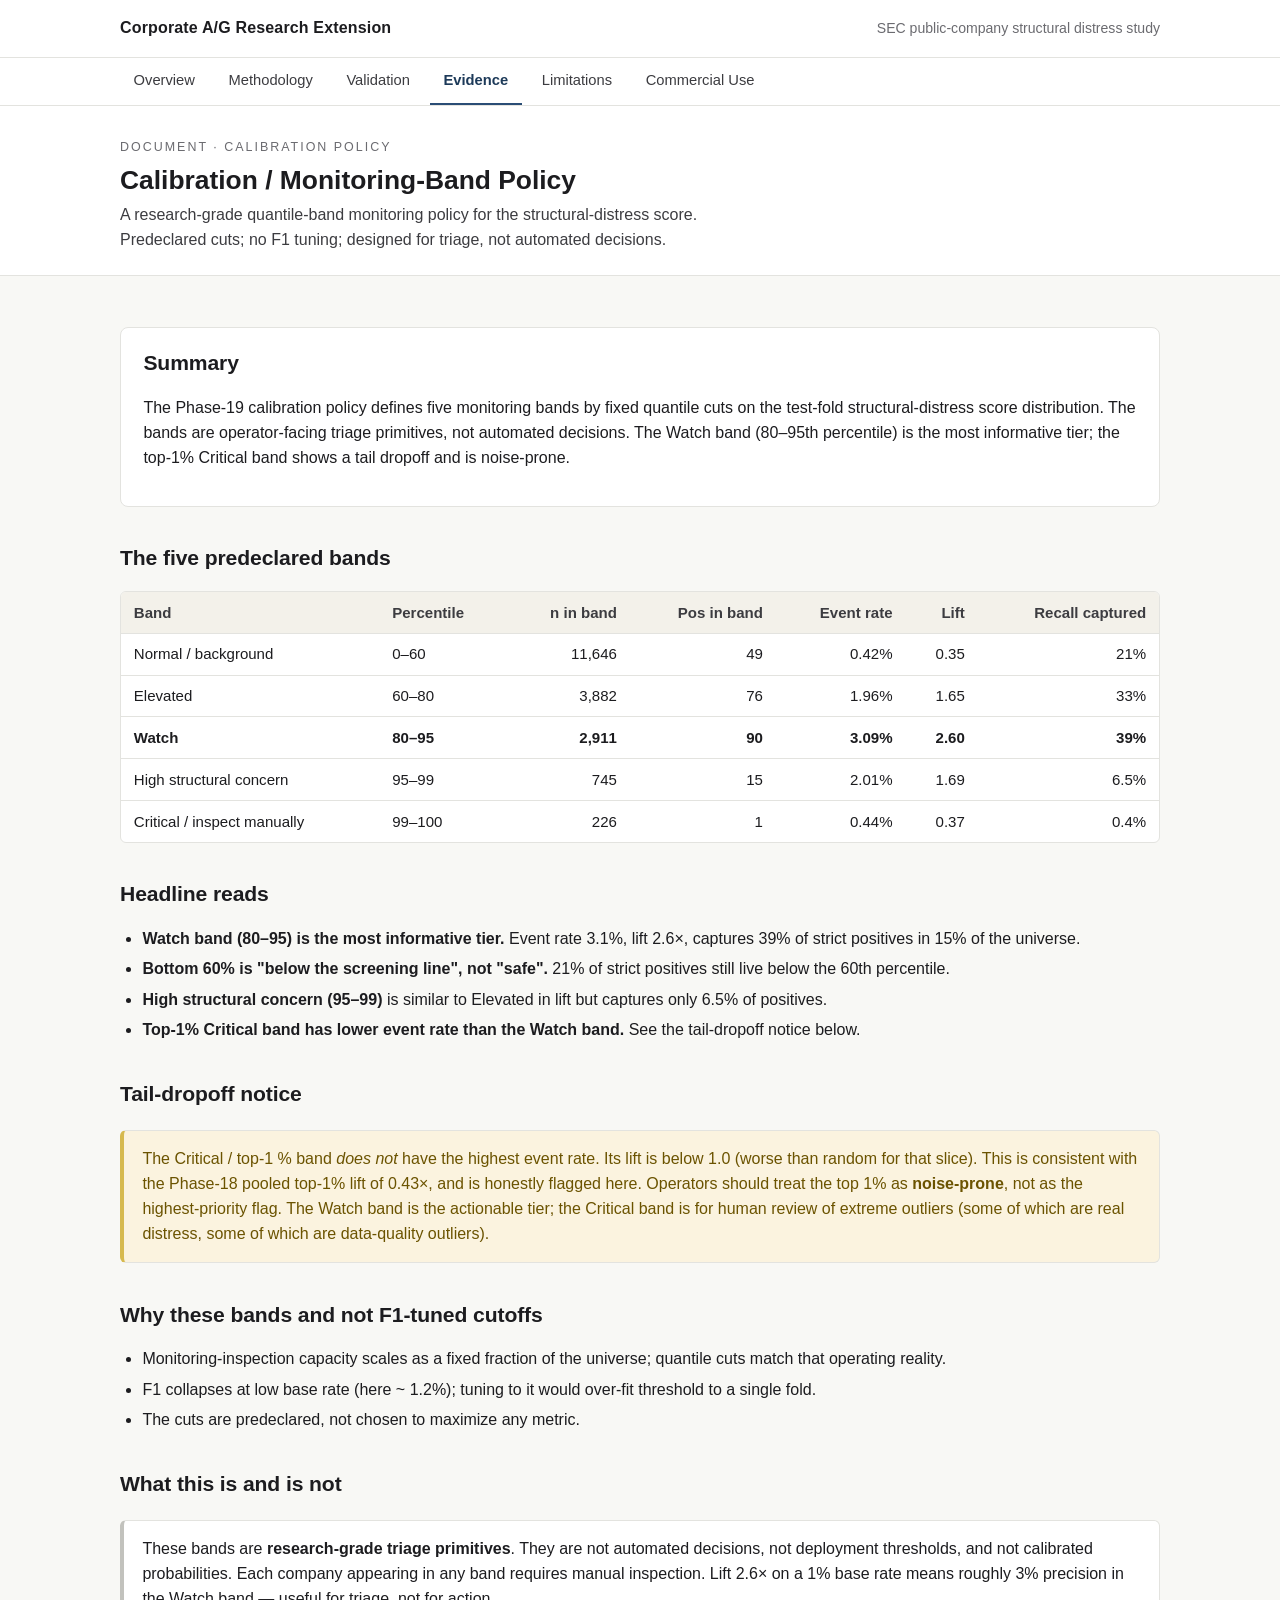
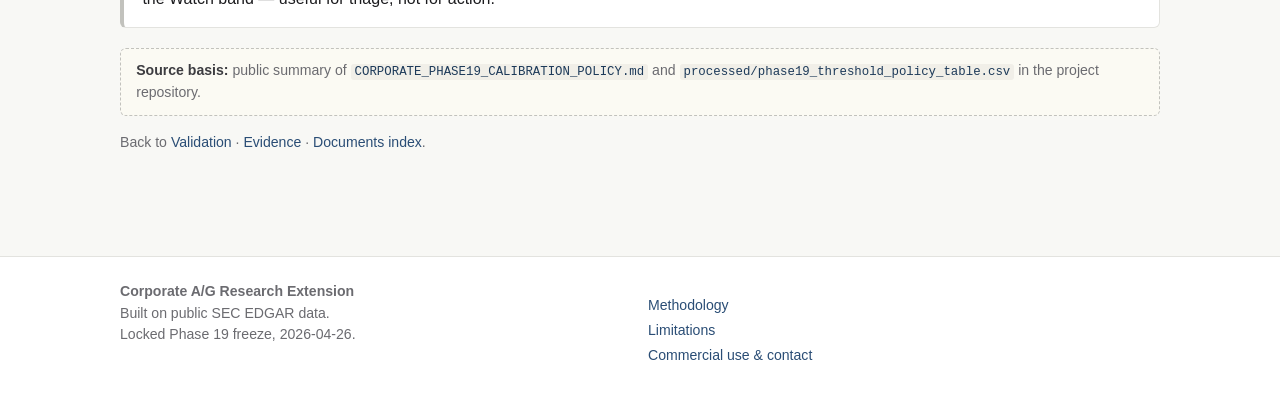
<file: docs/calibration-policy.html>
<!DOCTYPE html>
<html lang="en">
<head>
  <meta charset="utf-8">
  <meta name="viewport" content="width=device-width, initial-scale=1">
  <meta name="description" content="Phase 19 calibration / monitoring-band policy for the Corporate A/G Research Extension. Watch band is the most informative tier; top-1% Critical band shows tail dropoff.">
  <title>Calibration Policy — Corporate A/G Research Extension</title>
  <link rel="stylesheet" href="../assets/style.css">
</head>
<body>
  <header class="site-head">
    <div class="site-head-inner">
      <span class="brand"><a href="../index.html">Corporate A/G Research Extension</a></span>
      <span class="brand-sub">SEC public-company structural distress study</span>
    </div>
  </header>
  <nav class="site-nav" aria-label="Primary">
    <div class="nav-inner">
      <a href="../index.html">Overview</a>
      <a href="../methodology.html">Methodology</a>
      <a href="../validation.html">Validation</a>
      <a href="../evidence.html" class="current">Evidence</a>
      <a href="../limitations.html">Limitations</a>
      <a href="../commercial-use.html">Commercial Use</a>
    </div>
  </nav>

  <section class="page-head">
    <div class="page-head-inner">
      <p class="page-head-eyebrow">Document &middot; Calibration Policy</p>
      <h1>Calibration / Monitoring-Band Policy</h1>
      <p class="lead">A research-grade quantile-band monitoring policy for the structural-distress score. Predeclared cuts; no F1 tuning; designed for triage, not automated decisions.</p>
    </div>
  </section>

  <main>
    <section class="doc-summary">
      <h2>Summary</h2>
      <p>
        The Phase-19 calibration policy defines five monitoring
        bands by fixed quantile cuts on the test-fold
        structural-distress score distribution. The bands are
        operator-facing triage primitives, not automated
        decisions. The Watch band (80–95th percentile) is the
        most informative tier; the top-1% Critical band shows
        a tail dropoff and is noise-prone.
      </p>
    </section>

    <h2>The five predeclared bands</h2>
    <div class="table-wrap">
      <table>
        <thead>
          <tr><th>Band</th><th>Percentile</th><th class="num">n in band</th><th class="num">Pos in band</th><th class="num">Event rate</th><th class="num">Lift</th><th class="num">Recall captured</th></tr>
        </thead>
        <tbody>
          <tr><td>Normal / background</td><td>0–60</td><td class="num">11,646</td><td class="num">49</td><td class="num">0.42%</td><td class="num">0.35</td><td class="num">21%</td></tr>
          <tr><td>Elevated</td><td>60–80</td><td class="num">3,882</td><td class="num">76</td><td class="num">1.96%</td><td class="num">1.65</td><td class="num">33%</td></tr>
          <tr style="font-weight:600;"><td>Watch</td><td>80–95</td><td class="num">2,911</td><td class="num">90</td><td class="num">3.09%</td><td class="num">2.60</td><td class="num">39%</td></tr>
          <tr><td>High structural concern</td><td>95–99</td><td class="num">745</td><td class="num">15</td><td class="num">2.01%</td><td class="num">1.69</td><td class="num">6.5%</td></tr>
          <tr><td>Critical / inspect manually</td><td>99–100</td><td class="num">226</td><td class="num">1</td><td class="num">0.44%</td><td class="num">0.37</td><td class="num">0.4%</td></tr>
        </tbody>
      </table>
    </div>

    <h2>Headline reads</h2>
    <ul>
      <li><strong>Watch band (80–95) is the most informative tier.</strong> Event rate 3.1%, lift 2.6×, captures 39% of strict positives in 15% of the universe.</li>
      <li><strong>Bottom 60% is "below the screening line", not "safe".</strong> 21% of strict positives still live below the 60th percentile.</li>
      <li><strong>High structural concern (95–99)</strong> is similar to Elevated in lift but captures only 6.5% of positives.</li>
      <li><strong>Top-1% Critical band has lower event rate than the Watch band.</strong> See the tail-dropoff notice below.</li>
    </ul>

    <h2>Tail-dropoff notice</h2>
    <div class="callout warn">
      <p>
        The Critical / top-1 % band <em>does not</em> have the
        highest event rate. Its lift is below 1.0 (worse than
        random for that slice). This is consistent with the
        Phase-18 pooled top-1% lift of 0.43×, and is honestly
        flagged here. Operators should treat the top 1% as
        <strong>noise-prone</strong>, not as the highest-priority
        flag. The Watch band is the actionable tier; the
        Critical band is for human review of extreme outliers
        (some of which are real distress, some of which are
        data-quality outliers).
      </p>
    </div>

    <h2>Why these bands and not F1-tuned cutoffs</h2>
    <ul>
      <li>Monitoring-inspection capacity scales as a fixed fraction of the universe; quantile cuts match that operating reality.</li>
      <li>F1 collapses at low base rate (here ~ 1.2%); tuning to it would over-fit threshold to a single fold.</li>
      <li>The cuts are predeclared, not chosen to maximize any metric.</li>
    </ul>

    <h2>What this is and is not</h2>
    <div class="callout">
      <p>
        These bands are <strong>research-grade triage
        primitives</strong>. They are not automated decisions,
        not deployment thresholds, and not calibrated
        probabilities. Each company appearing in any band
        requires manual inspection. Lift 2.6× on a 1% base rate
        means roughly 3% precision in the Watch band — useful
        for triage, not for action.
      </p>
    </div>

    <div class="source-basis">
      <strong>Source basis:</strong> public summary of
      <code>CORPORATE_PHASE19_CALIBRATION_POLICY.md</code> and
      <code>processed/phase19_threshold_policy_table.csv</code>
      in the project repository.
    </div>

    <p class="small muted">Back to <a href="../validation.html">Validation</a> &middot; <a href="../evidence.html">Evidence</a> &middot; <a href="index.html">Documents index</a>.</p>
  </main>

  <footer class="site-foot">
    <div class="foot-inner">
      <div><strong>Corporate A/G Research Extension</strong><br>Built on public SEC EDGAR data.<br>Locked Phase 19 freeze, 2026-04-26.</div>
      <div><ul><li><a href="../methodology.html">Methodology</a></li><li><a href="../limitations.html">Limitations</a></li><li><a href="../commercial-use.html">Commercial use &amp; contact</a></li></ul></div>
    </div>
  </footer>
</body>
</html>
</file>
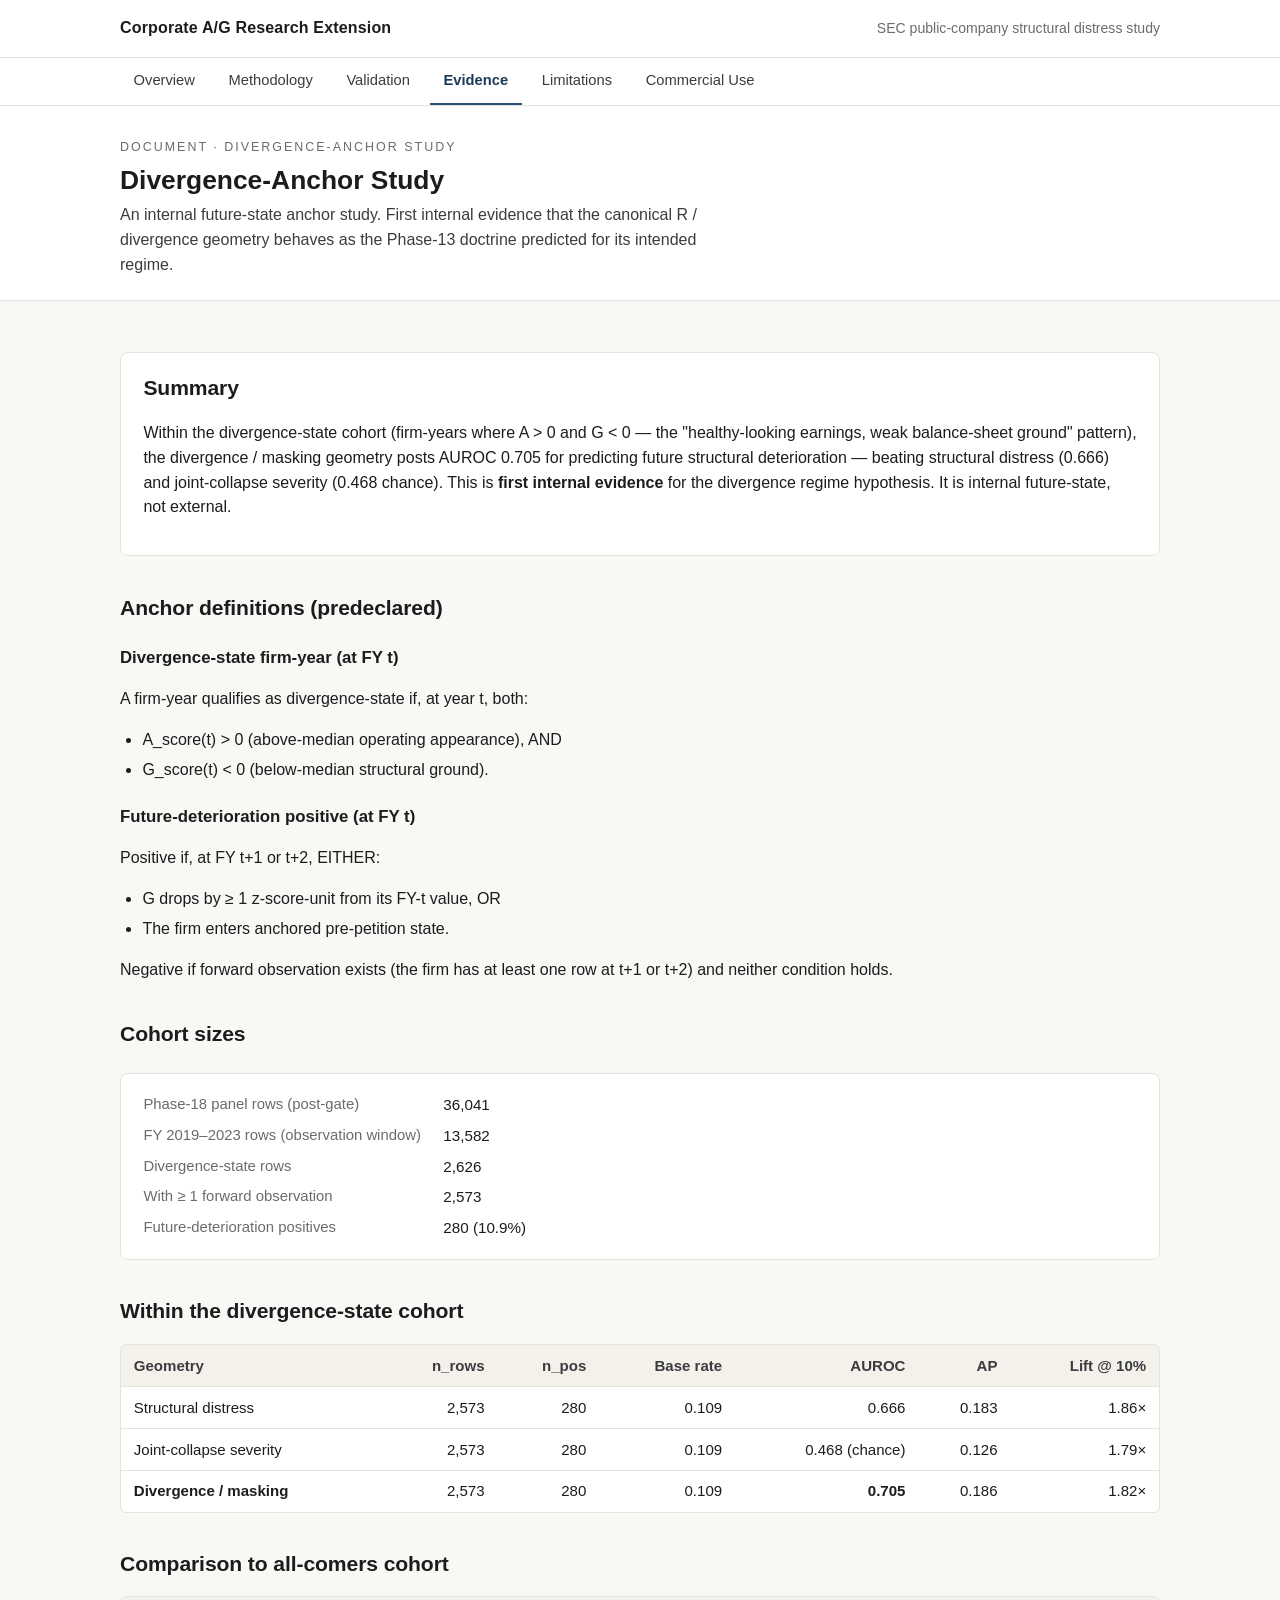
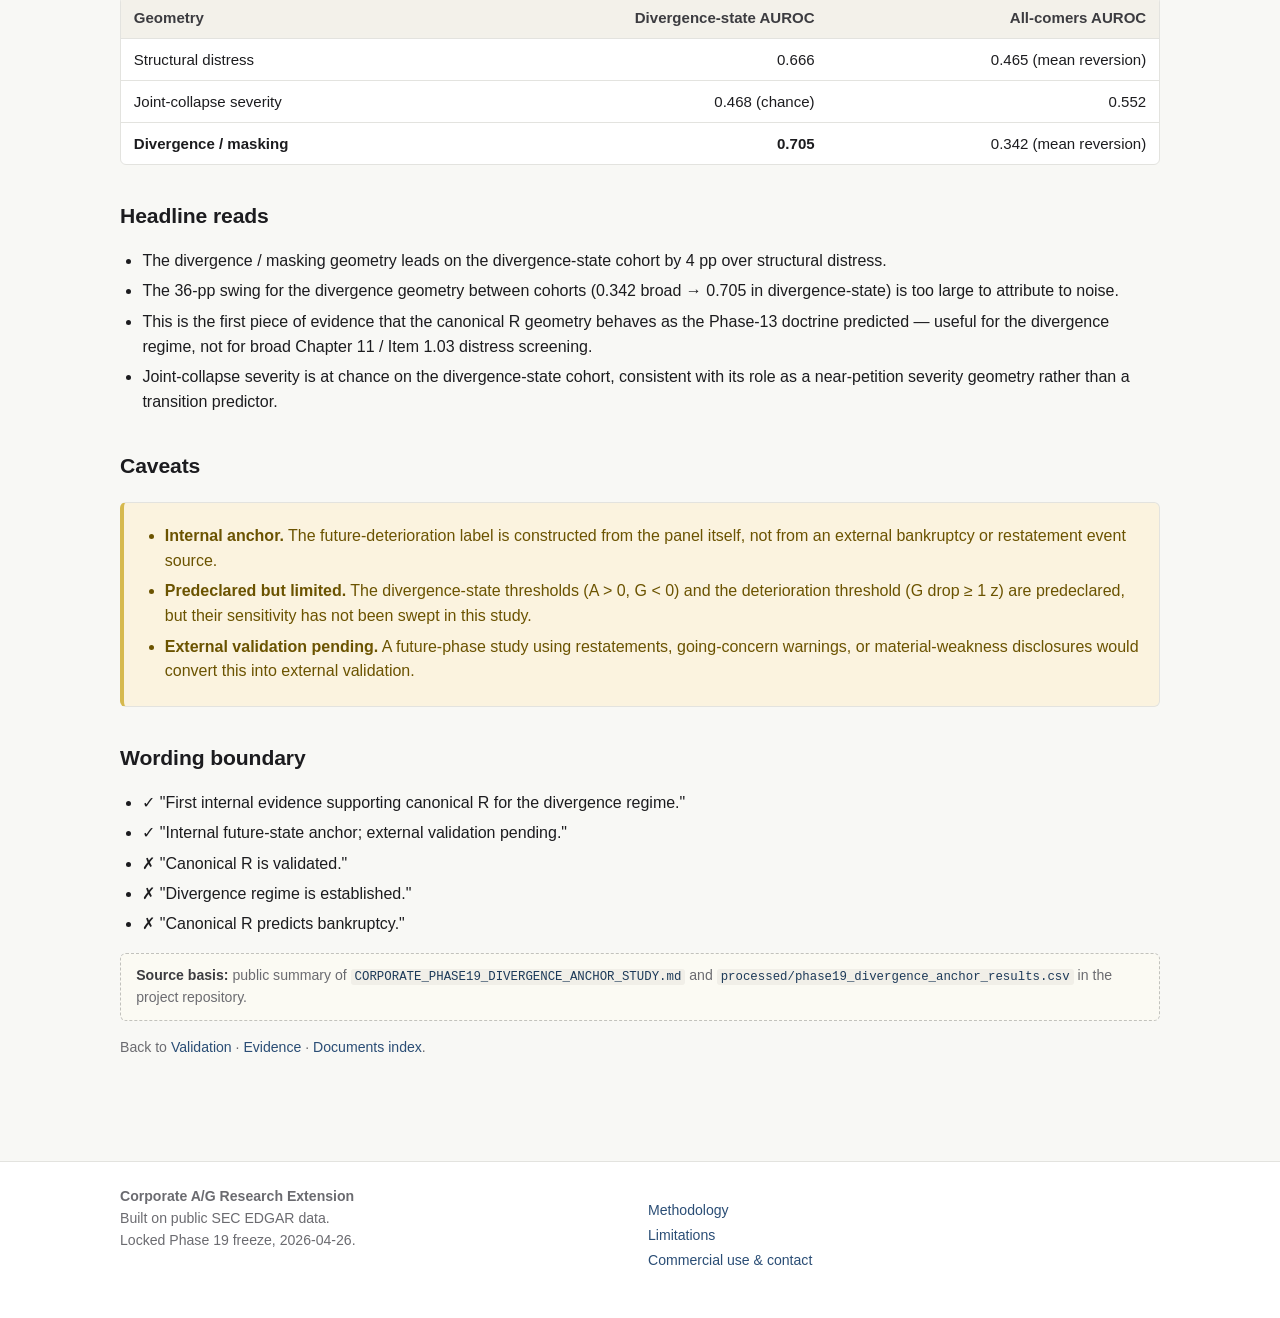
<file: docs/divergence-anchor.html>
<!DOCTYPE html>
<html lang="en">
<head>
  <meta charset="utf-8">
  <meta name="viewport" content="width=device-width, initial-scale=1">
  <meta name="description" content="Phase 19 internal divergence-anchor study. First internal evidence that the canonical R / divergence geometry behaves as predicted for its intended divergence/masking regime.">
  <title>Divergence-Anchor Study — Corporate A/G Research Extension</title>
  <link rel="stylesheet" href="../assets/style.css">
</head>
<body>
  <header class="site-head">
    <div class="site-head-inner">
      <span class="brand"><a href="../index.html">Corporate A/G Research Extension</a></span>
      <span class="brand-sub">SEC public-company structural distress study</span>
    </div>
  </header>
  <nav class="site-nav" aria-label="Primary">
    <div class="nav-inner">
      <a href="../index.html">Overview</a>
      <a href="../methodology.html">Methodology</a>
      <a href="../validation.html">Validation</a>
      <a href="../evidence.html" class="current">Evidence</a>
      <a href="../limitations.html">Limitations</a>
      <a href="../commercial-use.html">Commercial Use</a>
    </div>
  </nav>

  <section class="page-head">
    <div class="page-head-inner">
      <p class="page-head-eyebrow">Document &middot; Divergence-Anchor Study</p>
      <h1>Divergence-Anchor Study</h1>
      <p class="lead">An internal future-state anchor study. First internal evidence that the canonical R / divergence geometry behaves as the Phase-13 doctrine predicted for its intended regime.</p>
    </div>
  </section>

  <main>
    <section class="doc-summary">
      <h2>Summary</h2>
      <p>
        Within the divergence-state cohort (firm-years where
        A &gt; 0 and G &lt; 0 — the "healthy-looking earnings,
        weak balance-sheet ground" pattern), the divergence /
        masking geometry posts AUROC 0.705 for predicting
        future structural deterioration — beating structural
        distress (0.666) and joint-collapse severity (0.468
        chance). This is <strong>first internal evidence</strong>
        for the divergence regime hypothesis. It is internal
        future-state, not external.
      </p>
    </section>

    <h2>Anchor definitions (predeclared)</h2>
    <h3>Divergence-state firm-year (at FY t)</h3>
    <p>
      A firm-year qualifies as divergence-state if, at year t,
      both:
    </p>
    <ul>
      <li>A_score(t) &gt; 0 (above-median operating appearance), AND</li>
      <li>G_score(t) &lt; 0 (below-median structural ground).</li>
    </ul>

    <h3>Future-deterioration positive (at FY t)</h3>
    <p>
      Positive if, at FY t+1 or t+2, EITHER:
    </p>
    <ul>
      <li>G drops by ≥ 1 z-score-unit from its FY-t value, OR</li>
      <li>The firm enters anchored pre-petition state.</li>
    </ul>
    <p>
      Negative if forward observation exists (the firm has at
      least one row at t+1 or t+2) and neither condition holds.
    </p>

    <h2>Cohort sizes</h2>
    <div class="metrics">
      <dl>
        <dt>Phase-18 panel rows (post-gate)</dt><dd>36,041</dd>
        <dt>FY 2019–2023 rows (observation window)</dt><dd>13,582</dd>
        <dt>Divergence-state rows</dt><dd>2,626</dd>
        <dt>With ≥ 1 forward observation</dt><dd>2,573</dd>
        <dt>Future-deterioration positives</dt><dd>280 (10.9%)</dd>
      </dl>
    </div>

    <h2>Within the divergence-state cohort</h2>
    <div class="table-wrap">
      <table>
        <thead><tr><th>Geometry</th><th class="num">n_rows</th><th class="num">n_pos</th><th class="num">Base rate</th><th class="num">AUROC</th><th class="num">AP</th><th class="num">Lift @ 10%</th></tr></thead>
        <tbody>
          <tr><td>Structural distress</td><td class="num">2,573</td><td class="num">280</td><td class="num">0.109</td><td class="num">0.666</td><td class="num">0.183</td><td class="num">1.86×</td></tr>
          <tr><td>Joint-collapse severity</td><td class="num">2,573</td><td class="num">280</td><td class="num">0.109</td><td class="num">0.468 (chance)</td><td class="num">0.126</td><td class="num">1.79×</td></tr>
          <tr><td><strong>Divergence / masking</strong></td><td class="num">2,573</td><td class="num">280</td><td class="num">0.109</td><td class="num"><strong>0.705</strong></td><td class="num">0.186</td><td class="num">1.82×</td></tr>
        </tbody>
      </table>
    </div>

    <h2>Comparison to all-comers cohort</h2>
    <div class="table-wrap">
      <table>
        <thead><tr><th>Geometry</th><th class="num">Divergence-state AUROC</th><th class="num">All-comers AUROC</th></tr></thead>
        <tbody>
          <tr><td>Structural distress</td><td class="num">0.666</td><td class="num">0.465 (mean reversion)</td></tr>
          <tr><td>Joint-collapse severity</td><td class="num">0.468 (chance)</td><td class="num">0.552</td></tr>
          <tr><td><strong>Divergence / masking</strong></td><td class="num"><strong>0.705</strong></td><td class="num">0.342 (mean reversion)</td></tr>
        </tbody>
      </table>
    </div>

    <h2>Headline reads</h2>
    <ul>
      <li>The divergence / masking geometry leads on the divergence-state cohort by 4 pp over structural distress.</li>
      <li>The 36-pp swing for the divergence geometry between cohorts (0.342 broad → 0.705 in divergence-state) is too large to attribute to noise.</li>
      <li>This is the first piece of evidence that the canonical R geometry behaves as the Phase-13 doctrine predicted — useful for the divergence regime, not for broad Chapter 11 / Item 1.03 distress screening.</li>
      <li>Joint-collapse severity is at chance on the divergence-state cohort, consistent with its role as a near-petition severity geometry rather than a transition predictor.</li>
    </ul>

    <h2>Caveats</h2>
    <div class="callout warn">
      <ul style="margin:0;">
        <li><strong>Internal anchor.</strong> The future-deterioration label is constructed from the panel itself, not from an external bankruptcy or restatement event source.</li>
        <li><strong>Predeclared but limited.</strong> The divergence-state thresholds (A &gt; 0, G &lt; 0) and the deterioration threshold (G drop ≥ 1 z) are predeclared, but their sensitivity has not been swept in this study.</li>
        <li><strong>External validation pending.</strong> A future-phase study using restatements, going-concern warnings, or material-weakness disclosures would convert this into external validation.</li>
      </ul>
    </div>

    <h2>Wording boundary</h2>
    <ul>
      <li>✓ "First internal evidence supporting canonical R for the divergence regime."</li>
      <li>✓ "Internal future-state anchor; external validation pending."</li>
      <li>✗ "Canonical R is validated."</li>
      <li>✗ "Divergence regime is established."</li>
      <li>✗ "Canonical R predicts bankruptcy."</li>
    </ul>

    <div class="source-basis">
      <strong>Source basis:</strong> public summary of
      <code>CORPORATE_PHASE19_DIVERGENCE_ANCHOR_STUDY.md</code>
      and <code>processed/phase19_divergence_anchor_results.csv</code>
      in the project repository.
    </div>

    <p class="small muted">Back to <a href="../validation.html">Validation</a> &middot; <a href="../evidence.html">Evidence</a> &middot; <a href="index.html">Documents index</a>.</p>
  </main>

  <footer class="site-foot">
    <div class="foot-inner">
      <div><strong>Corporate A/G Research Extension</strong><br>Built on public SEC EDGAR data.<br>Locked Phase 19 freeze, 2026-04-26.</div>
      <div><ul><li><a href="../methodology.html">Methodology</a></li><li><a href="../limitations.html">Limitations</a></li><li><a href="../commercial-use.html">Commercial use &amp; contact</a></li></ul></div>
    </div>
  </footer>
</body>
</html>
</file>
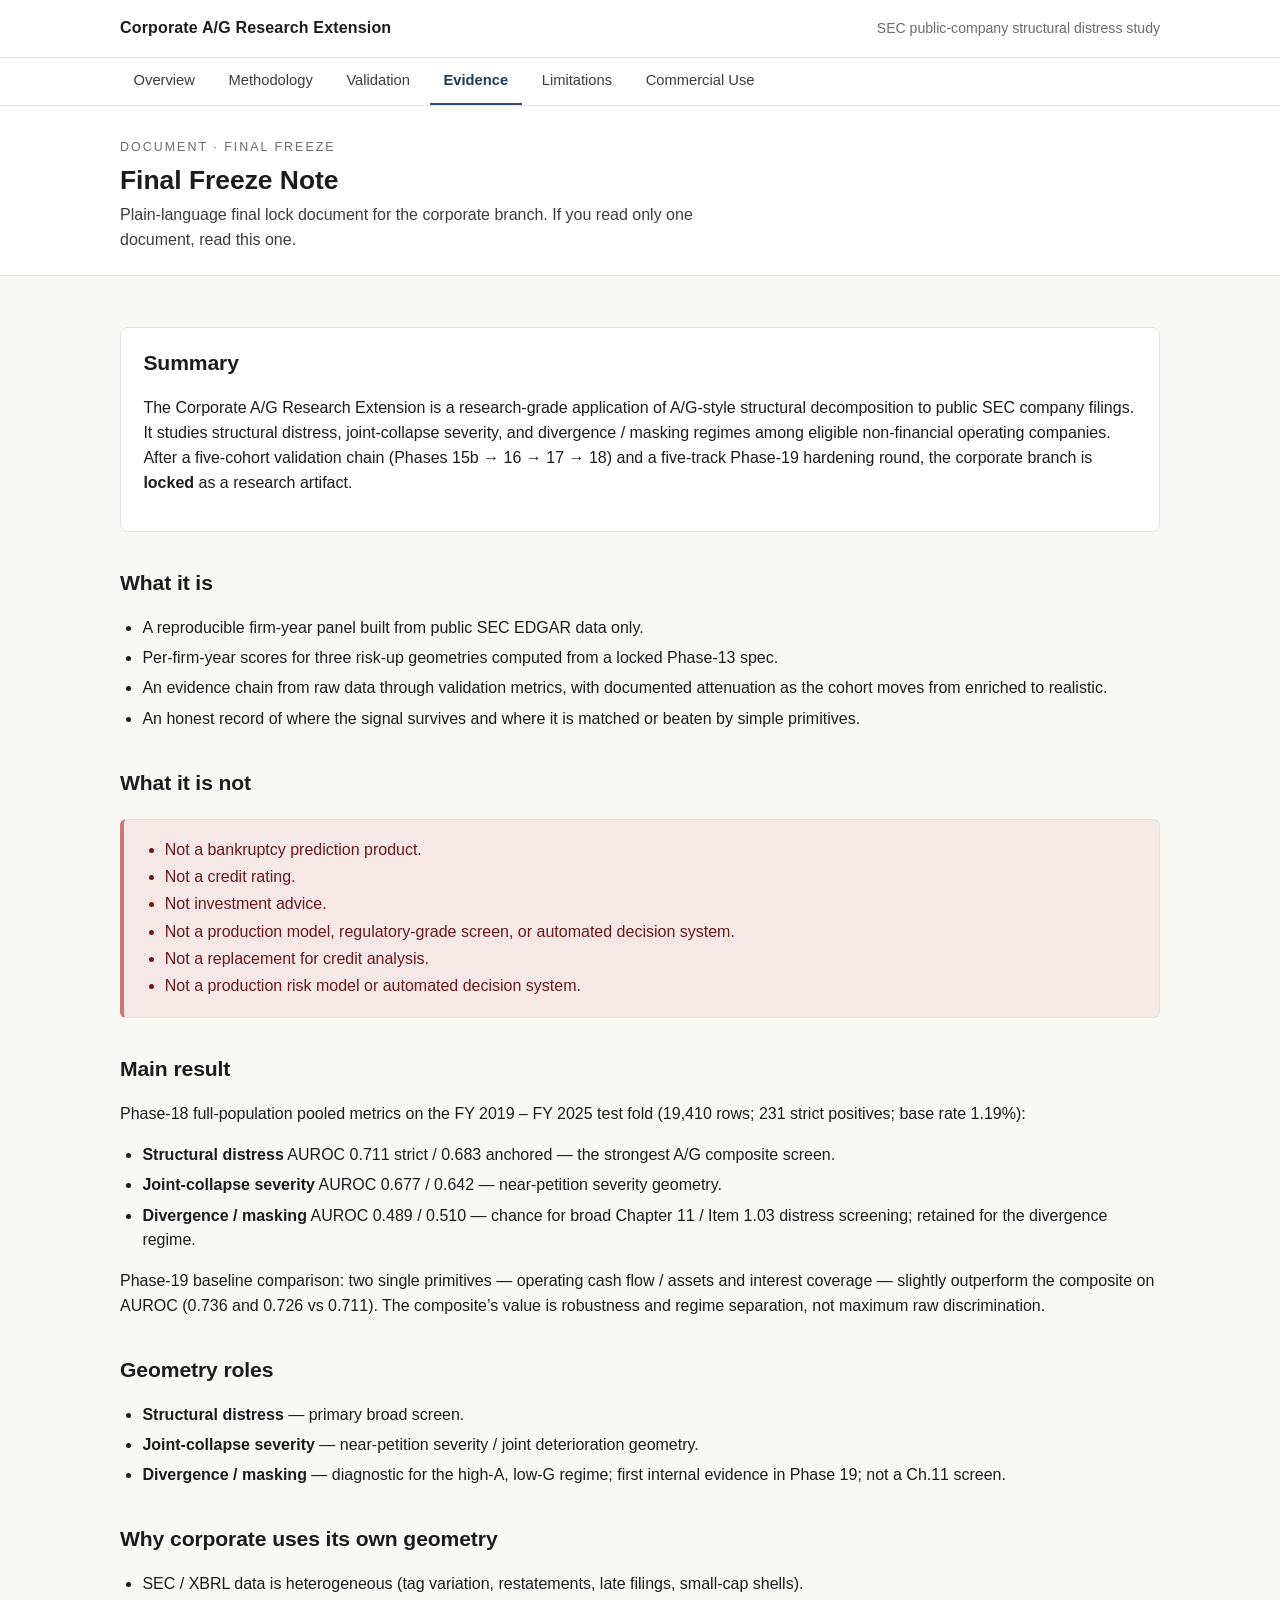
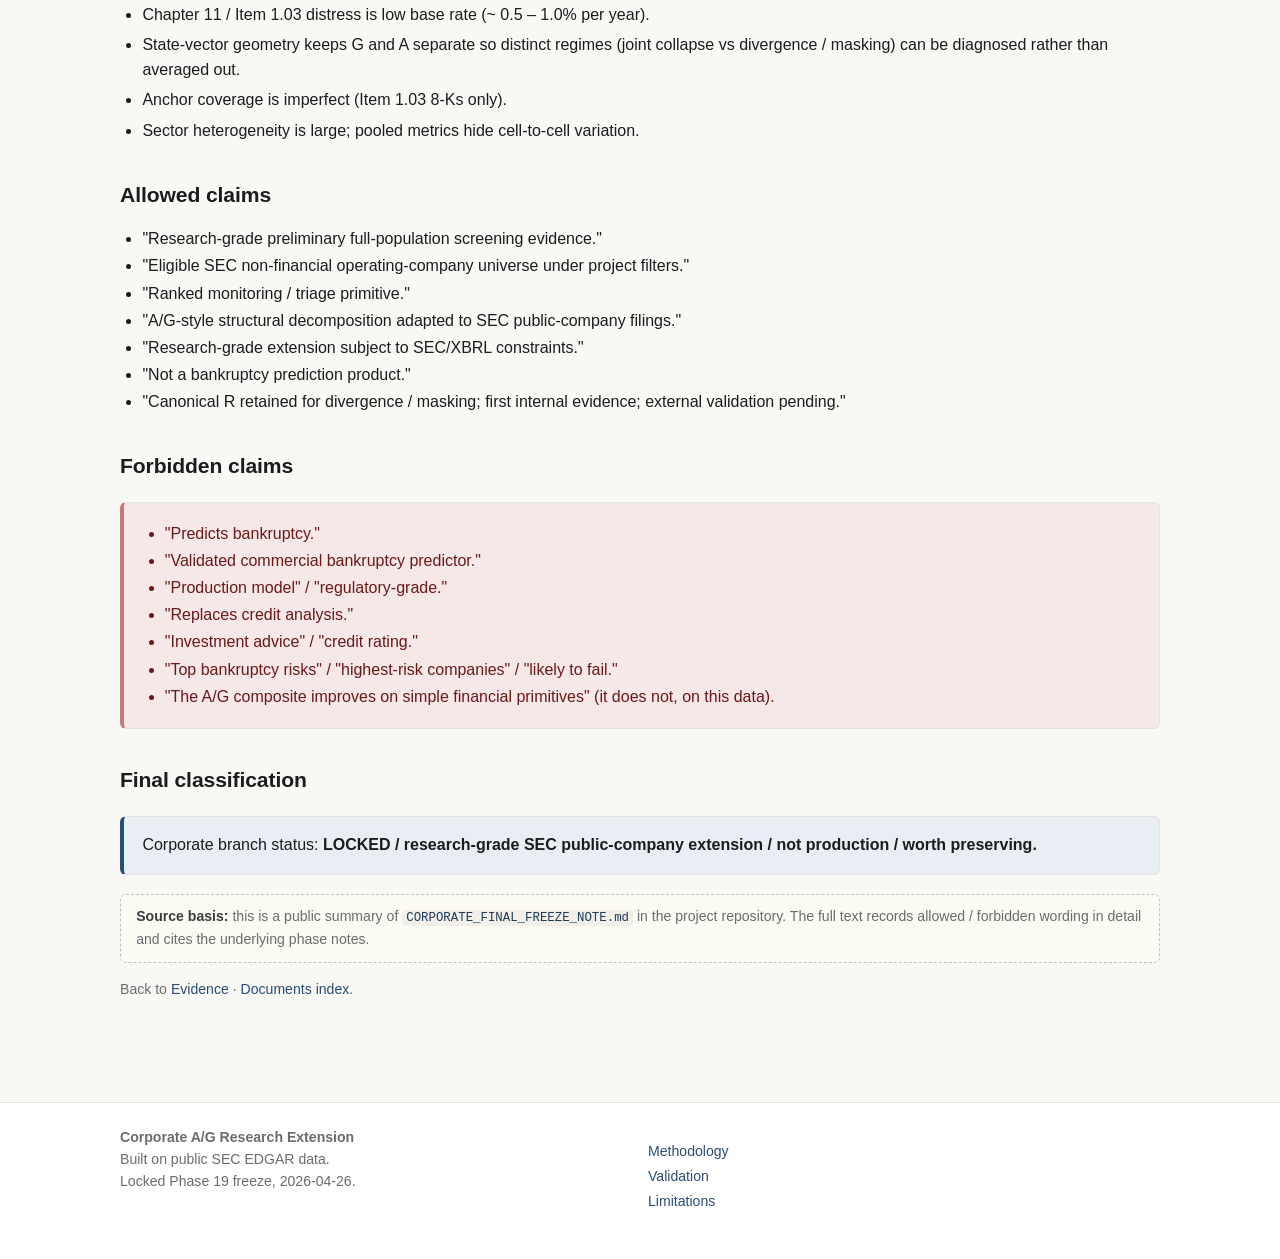
<file: docs/final-freeze.html>
<!DOCTYPE html>
<html lang="en">
<head>
  <meta charset="utf-8">
  <meta name="viewport" content="width=device-width, initial-scale=1">
  <meta name="description" content="Plain-language final lock document for the Corporate A/G Research Extension. What it is, what it is not, geometry roles, and the operator's claim discipline.">
  <title>Final Freeze Note — Corporate A/G Research Extension</title>
  <link rel="stylesheet" href="../assets/style.css">
</head>
<body>
  <header class="site-head">
    <div class="site-head-inner">
      <span class="brand"><a href="../index.html">Corporate A/G Research Extension</a></span>
      <span class="brand-sub">SEC public-company structural distress study</span>
    </div>
  </header>
  <nav class="site-nav" aria-label="Primary">
    <div class="nav-inner">
      <a href="../index.html">Overview</a>
      <a href="../methodology.html">Methodology</a>
      <a href="../validation.html">Validation</a>
      <a href="../evidence.html" class="current">Evidence</a>
      <a href="../limitations.html">Limitations</a>
      <a href="../commercial-use.html">Commercial Use</a>
    </div>
  </nav>

  <section class="page-head">
    <div class="page-head-inner">
      <p class="page-head-eyebrow">Document &middot; Final Freeze</p>
      <h1>Final Freeze Note</h1>
      <p class="lead">Plain-language final lock document for the corporate branch. If you read only one document, read this one.</p>
    </div>
  </section>

  <main>
    <section class="doc-summary">
      <h2>Summary</h2>
      <p>
        The Corporate A/G Research Extension is a research-grade
        application of A/G-style structural decomposition to public
        SEC company filings. It studies structural distress,
        joint-collapse severity, and divergence / masking regimes
        among eligible non-financial operating companies. After a
        five-cohort validation chain (Phases 15b → 16 → 17 → 18)
        and a five-track Phase-19 hardening round, the corporate
        branch is <strong>locked</strong> as a research artifact.
      </p>
    </section>

    <h2>What it is</h2>
    <ul>
      <li>A reproducible firm-year panel built from public SEC EDGAR data only.</li>
      <li>Per-firm-year scores for three risk-up geometries computed from a locked Phase-13 spec.</li>
      <li>An evidence chain from raw data through validation metrics, with documented attenuation as the cohort moves from enriched to realistic.</li>
      <li>An honest record of where the signal survives and where it is matched or beaten by simple primitives.</li>
    </ul>

    <h2>What it is not</h2>
    <div class="callout forbid">
      <ul style="margin:0;" class="tight-list">
        <li>Not a bankruptcy prediction product.</li>
        <li>Not a credit rating.</li>
        <li>Not investment advice.</li>
        <li>Not a production model, regulatory-grade screen, or automated decision system.</li>
        <li>Not a replacement for credit analysis.</li>
        <li>Not a production risk model or automated decision system.</li>
      </ul>
    </div>

    <h2>Main result</h2>
    <p>
      Phase-18 full-population pooled metrics on the FY 2019 –
      FY 2025 test fold (19,410 rows; 231 strict positives;
      base rate 1.19%):
    </p>
    <ul>
      <li><strong>Structural distress</strong> AUROC 0.711 strict / 0.683 anchored — the strongest A/G composite screen.</li>
      <li><strong>Joint-collapse severity</strong> AUROC 0.677 / 0.642 — near-petition severity geometry.</li>
      <li><strong>Divergence / masking</strong> AUROC 0.489 / 0.510 — chance for broad Chapter 11 / Item 1.03 distress screening; retained for the divergence regime.</li>
    </ul>
    <p>
      Phase-19 baseline comparison: two single primitives —
      operating cash flow / assets and interest coverage —
      slightly outperform the composite on AUROC (0.736 and
      0.726 vs 0.711). The composite&rsquo;s value is robustness
      and regime separation, not maximum raw discrimination.
    </p>

    <h2>Geometry roles</h2>
    <ul>
      <li><strong>Structural distress</strong> — primary broad screen.</li>
      <li><strong>Joint-collapse severity</strong> — near-petition severity / joint deterioration geometry.</li>
      <li><strong>Divergence / masking</strong> — diagnostic for the high-A, low-G regime; first internal evidence in Phase 19; not a Ch.11 screen.</li>
    </ul>

    <h2>Why corporate uses its own geometry</h2>
    <ul>
      <li>SEC / XBRL data is heterogeneous (tag variation, restatements, late filings, small-cap shells).</li>
      <li>Chapter 11 / Item 1.03 distress is low base rate (~ 0.5 – 1.0% per year).</li>
      <li>State-vector geometry keeps G and A separate so distinct regimes (joint collapse vs divergence / masking) can be diagnosed rather than averaged out.</li>
      <li>Anchor coverage is imperfect (Item 1.03 8-Ks only).</li>
      <li>Sector heterogeneity is large; pooled metrics hide cell-to-cell variation.</li>
    </ul>

    <h2>Allowed claims</h2>
    <ul class="tight-list">
      <li>"Research-grade preliminary full-population screening evidence."</li>
      <li>"Eligible SEC non-financial operating-company universe under project filters."</li>
      <li>"Ranked monitoring / triage primitive."</li>
      <li>"A/G-style structural decomposition adapted to SEC public-company filings."</li>
      <li>"Research-grade extension subject to SEC/XBRL constraints."</li>
      <li>"Not a bankruptcy prediction product."</li>
      <li>"Canonical R retained for divergence / masking; first internal evidence; external validation pending."</li>
    </ul>

    <h2>Forbidden claims</h2>
    <div class="callout forbid">
      <ul style="margin:0;" class="tight-list">
        <li>"Predicts bankruptcy."</li>
        <li>"Validated commercial bankruptcy predictor."</li>
        <li>"Production model" / "regulatory-grade."</li>
        <li>"Replaces credit analysis."</li>
        <li>"Investment advice" / "credit rating."</li>
        <li>"Top bankruptcy risks" / "highest-risk companies" / "likely to fail."</li>
        <li>"The A/G composite improves on simple financial primitives" (it does not, on this data).</li>
      </ul>
    </div>

    <h2>Final classification</h2>
    <div class="callout accent">
      <p style="margin:0;">
        Corporate branch status:
        <strong>LOCKED / research-grade SEC public-company extension /
        not production / worth preserving.</strong>
      </p>
    </div>

    <div class="source-basis">
      <strong>Source basis:</strong> this is a public summary of
      <code>CORPORATE_FINAL_FREEZE_NOTE.md</code> in the project
      repository. The full text records allowed / forbidden
      wording in detail and cites the underlying phase notes.
    </div>

    <p class="small muted">Back to <a href="../evidence.html">Evidence</a> &middot; <a href="index.html">Documents index</a>.</p>
  </main>

  <footer class="site-foot">
    <div class="foot-inner">
      <div><strong>Corporate A/G Research Extension</strong><br>Built on public SEC EDGAR data.<br>Locked Phase 19 freeze, 2026-04-26.</div>
      <div><ul><li><a href="../methodology.html">Methodology</a></li><li><a href="../validation.html">Validation</a></li><li><a href="../limitations.html">Limitations</a></li></ul></div>
    </div>
  </footer>
</body>
</html>
</file>
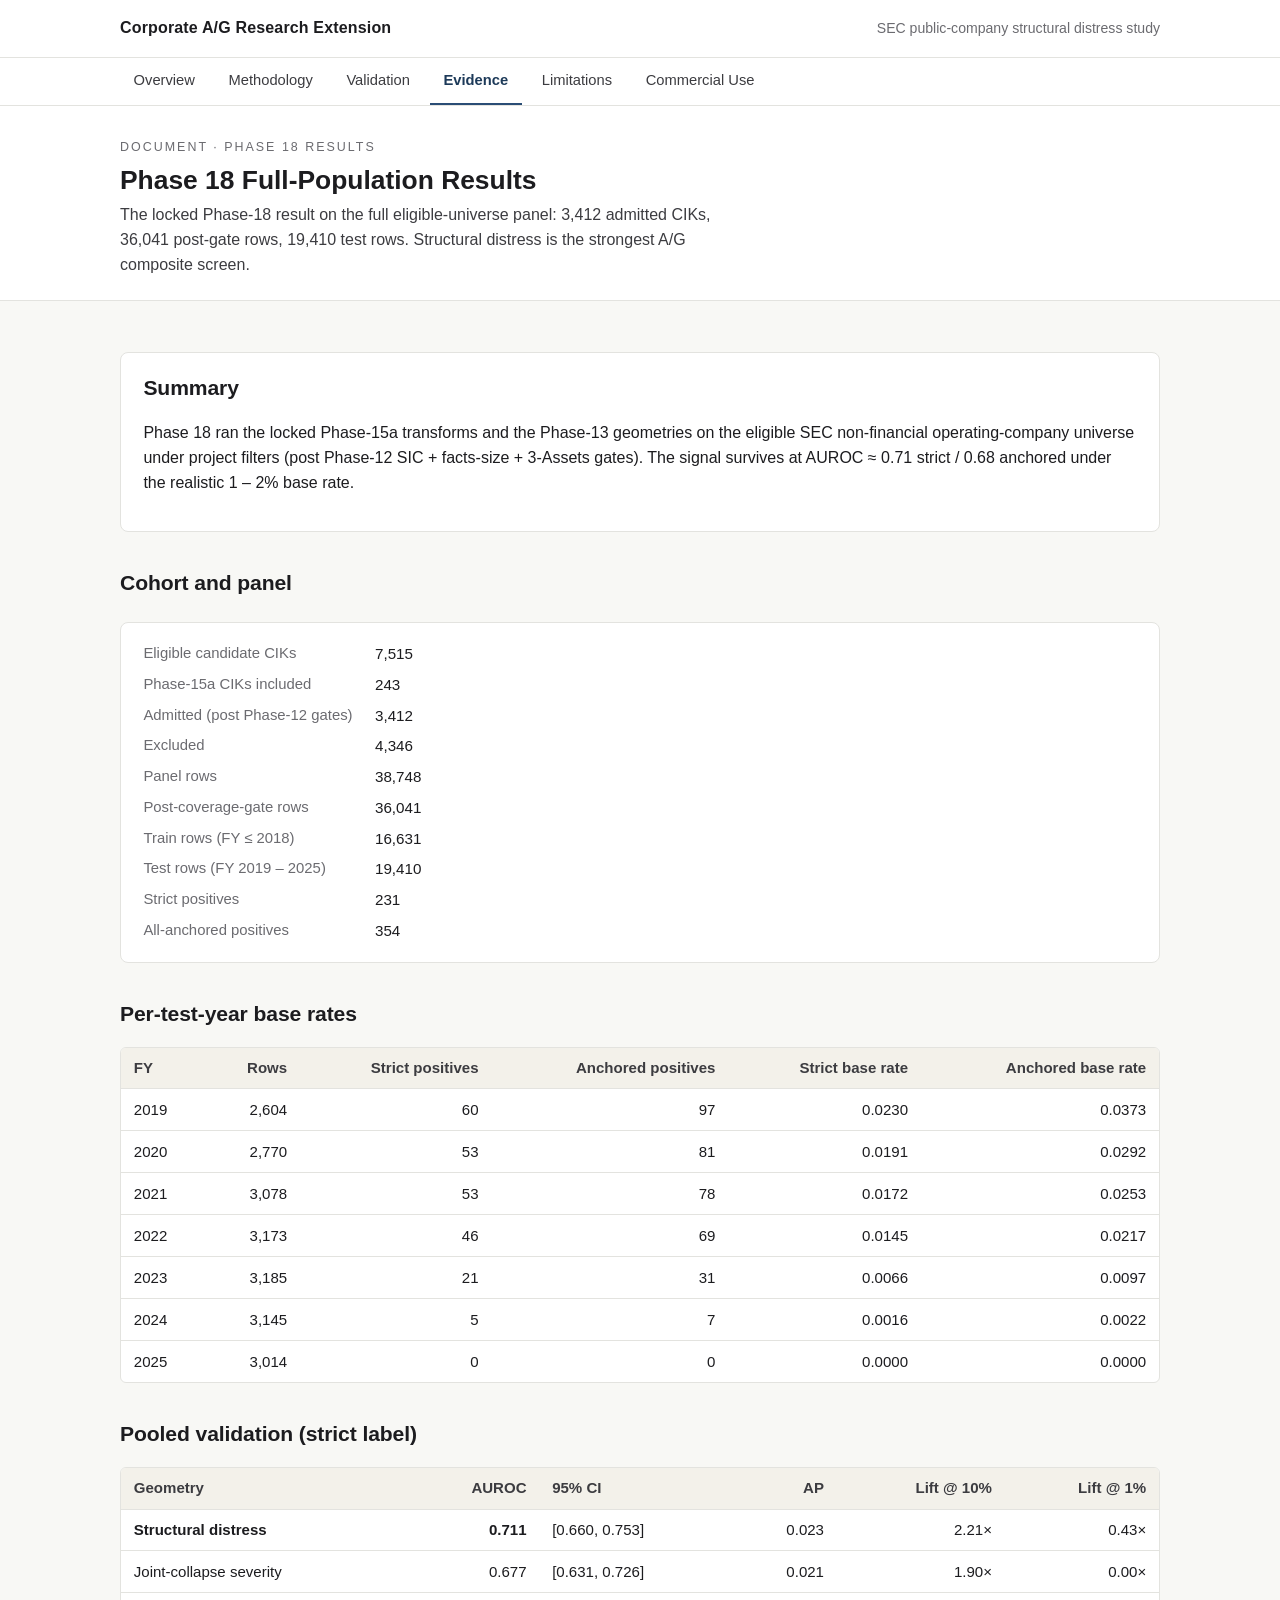
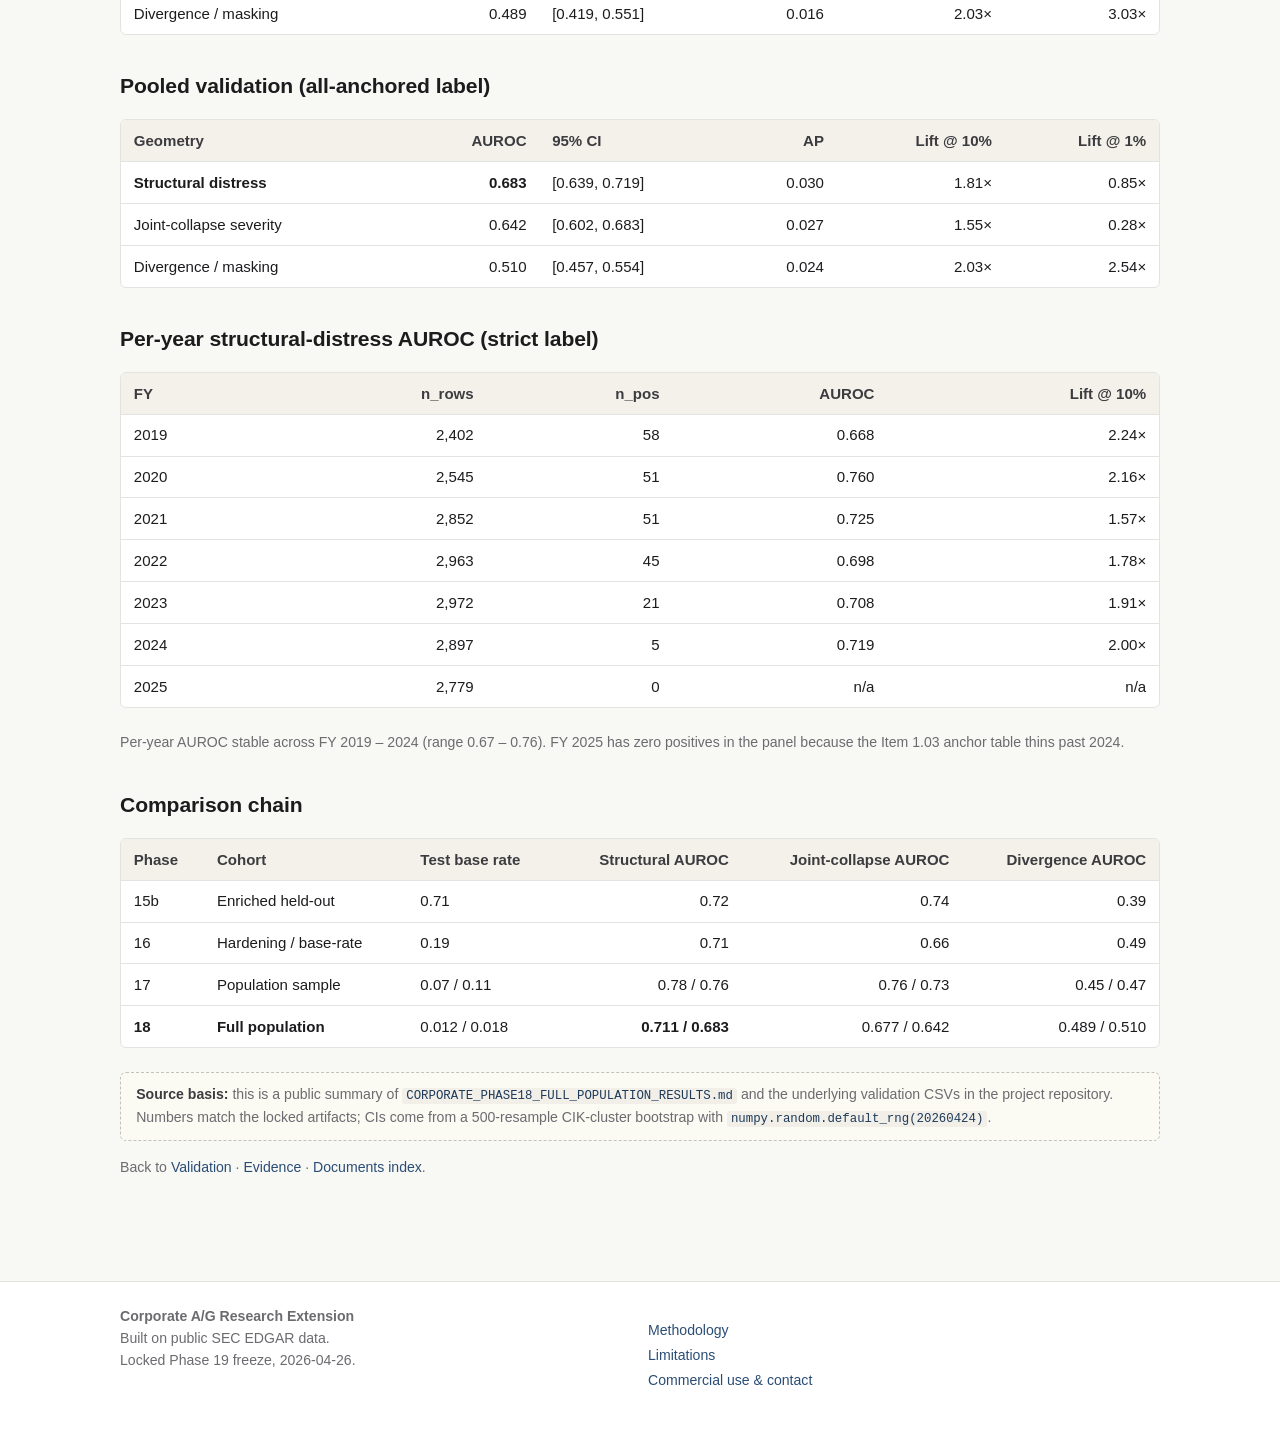
<file: docs/phase18-results.html>
<!DOCTYPE html>
<html lang="en">
<head>
  <meta charset="utf-8">
  <meta name="viewport" content="width=device-width, initial-scale=1">
  <meta name="description" content="Phase 18 full-population validation results for the Corporate A/G Research Extension. Pooled metrics, per-year breakdown, and the comparison chain.">
  <title>Phase 18 Full-Population Results — Corporate A/G Research Extension</title>
  <link rel="stylesheet" href="../assets/style.css">
</head>
<body>
  <header class="site-head">
    <div class="site-head-inner">
      <span class="brand"><a href="../index.html">Corporate A/G Research Extension</a></span>
      <span class="brand-sub">SEC public-company structural distress study</span>
    </div>
  </header>
  <nav class="site-nav" aria-label="Primary">
    <div class="nav-inner">
      <a href="../index.html">Overview</a>
      <a href="../methodology.html">Methodology</a>
      <a href="../validation.html">Validation</a>
      <a href="../evidence.html" class="current">Evidence</a>
      <a href="../limitations.html">Limitations</a>
      <a href="../commercial-use.html">Commercial Use</a>
    </div>
  </nav>

  <section class="page-head">
    <div class="page-head-inner">
      <p class="page-head-eyebrow">Document &middot; Phase 18 Results</p>
      <h1>Phase 18 Full-Population Results</h1>
      <p class="lead">The locked Phase-18 result on the full eligible-universe panel: 3,412 admitted CIKs, 36,041 post-gate rows, 19,410 test rows. Structural distress is the strongest A/G composite screen.</p>
    </div>
  </section>

  <main>
    <section class="doc-summary">
      <h2>Summary</h2>
      <p>
        Phase 18 ran the locked Phase-15a transforms and the
        Phase-13 geometries on the eligible SEC non-financial
        operating-company universe under project filters
        (post Phase-12 SIC + facts-size + 3-Assets gates).
        The signal survives at AUROC ≈ 0.71 strict / 0.68
        anchored under the realistic 1 – 2% base rate.
      </p>
    </section>

    <h2>Cohort and panel</h2>
    <div class="metrics">
      <dl>
        <dt>Eligible candidate CIKs</dt><dd>7,515</dd>
        <dt>Phase-15a CIKs included</dt><dd>243</dd>
        <dt>Admitted (post Phase-12 gates)</dt><dd>3,412</dd>
        <dt>Excluded</dt><dd>4,346</dd>
        <dt>Panel rows</dt><dd>38,748</dd>
        <dt>Post-coverage-gate rows</dt><dd>36,041</dd>
        <dt>Train rows (FY ≤ 2018)</dt><dd>16,631</dd>
        <dt>Test rows (FY 2019 – 2025)</dt><dd>19,410</dd>
        <dt>Strict positives</dt><dd>231</dd>
        <dt>All-anchored positives</dt><dd>354</dd>
      </dl>
    </div>

    <h2>Per-test-year base rates</h2>
    <div class="table-wrap">
      <table>
        <thead>
          <tr><th>FY</th><th class="num">Rows</th><th class="num">Strict positives</th><th class="num">Anchored positives</th><th class="num">Strict base rate</th><th class="num">Anchored base rate</th></tr>
        </thead>
        <tbody>
          <tr><td>2019</td><td class="num">2,604</td><td class="num">60</td><td class="num">97</td><td class="num">0.0230</td><td class="num">0.0373</td></tr>
          <tr><td>2020</td><td class="num">2,770</td><td class="num">53</td><td class="num">81</td><td class="num">0.0191</td><td class="num">0.0292</td></tr>
          <tr><td>2021</td><td class="num">3,078</td><td class="num">53</td><td class="num">78</td><td class="num">0.0172</td><td class="num">0.0253</td></tr>
          <tr><td>2022</td><td class="num">3,173</td><td class="num">46</td><td class="num">69</td><td class="num">0.0145</td><td class="num">0.0217</td></tr>
          <tr><td>2023</td><td class="num">3,185</td><td class="num">21</td><td class="num">31</td><td class="num">0.0066</td><td class="num">0.0097</td></tr>
          <tr><td>2024</td><td class="num">3,145</td><td class="num">5</td><td class="num">7</td><td class="num">0.0016</td><td class="num">0.0022</td></tr>
          <tr><td>2025</td><td class="num">3,014</td><td class="num">0</td><td class="num">0</td><td class="num">0.0000</td><td class="num">0.0000</td></tr>
        </tbody>
      </table>
    </div>

    <h2>Pooled validation (strict label)</h2>
    <div class="table-wrap">
      <table>
        <thead><tr><th>Geometry</th><th class="num">AUROC</th><th>95% CI</th><th class="num">AP</th><th class="num">Lift @ 10%</th><th class="num">Lift @ 1%</th></tr></thead>
        <tbody>
          <tr><td><strong>Structural distress</strong></td><td class="num"><strong>0.711</strong></td><td>[0.660, 0.753]</td><td class="num">0.023</td><td class="num">2.21×</td><td class="num">0.43×</td></tr>
          <tr><td>Joint-collapse severity</td><td class="num">0.677</td><td>[0.631, 0.726]</td><td class="num">0.021</td><td class="num">1.90×</td><td class="num">0.00×</td></tr>
          <tr><td>Divergence / masking</td><td class="num">0.489</td><td>[0.419, 0.551]</td><td class="num">0.016</td><td class="num">2.03×</td><td class="num">3.03×</td></tr>
        </tbody>
      </table>
    </div>

    <h2>Pooled validation (all-anchored label)</h2>
    <div class="table-wrap">
      <table>
        <thead><tr><th>Geometry</th><th class="num">AUROC</th><th>95% CI</th><th class="num">AP</th><th class="num">Lift @ 10%</th><th class="num">Lift @ 1%</th></tr></thead>
        <tbody>
          <tr><td><strong>Structural distress</strong></td><td class="num"><strong>0.683</strong></td><td>[0.639, 0.719]</td><td class="num">0.030</td><td class="num">1.81×</td><td class="num">0.85×</td></tr>
          <tr><td>Joint-collapse severity</td><td class="num">0.642</td><td>[0.602, 0.683]</td><td class="num">0.027</td><td class="num">1.55×</td><td class="num">0.28×</td></tr>
          <tr><td>Divergence / masking</td><td class="num">0.510</td><td>[0.457, 0.554]</td><td class="num">0.024</td><td class="num">2.03×</td><td class="num">2.54×</td></tr>
        </tbody>
      </table>
    </div>

    <h2>Per-year structural-distress AUROC (strict label)</h2>
    <div class="table-wrap">
      <table>
        <thead><tr><th>FY</th><th class="num">n_rows</th><th class="num">n_pos</th><th class="num">AUROC</th><th class="num">Lift @ 10%</th></tr></thead>
        <tbody>
          <tr><td>2019</td><td class="num">2,402</td><td class="num">58</td><td class="num">0.668</td><td class="num">2.24×</td></tr>
          <tr><td>2020</td><td class="num">2,545</td><td class="num">51</td><td class="num">0.760</td><td class="num">2.16×</td></tr>
          <tr><td>2021</td><td class="num">2,852</td><td class="num">51</td><td class="num">0.725</td><td class="num">1.57×</td></tr>
          <tr><td>2022</td><td class="num">2,963</td><td class="num">45</td><td class="num">0.698</td><td class="num">1.78×</td></tr>
          <tr><td>2023</td><td class="num">2,972</td><td class="num">21</td><td class="num">0.708</td><td class="num">1.91×</td></tr>
          <tr><td>2024</td><td class="num">2,897</td><td class="num">5</td><td class="num">0.719</td><td class="num">2.00×</td></tr>
          <tr><td>2025</td><td class="num">2,779</td><td class="num">0</td><td class="num">n/a</td><td class="num">n/a</td></tr>
        </tbody>
      </table>
    </div>
    <p class="small muted">Per-year AUROC stable across FY 2019 – 2024 (range 0.67 – 0.76). FY 2025 has zero positives in the panel because the Item 1.03 anchor table thins past 2024.</p>

    <h2>Comparison chain</h2>
    <div class="table-wrap">
      <table>
        <thead><tr><th>Phase</th><th>Cohort</th><th>Test base rate</th><th class="num">Structural AUROC</th><th class="num">Joint-collapse AUROC</th><th class="num">Divergence AUROC</th></tr></thead>
        <tbody>
          <tr><td>15b</td><td>Enriched held-out</td><td>0.71</td><td class="num">0.72</td><td class="num">0.74</td><td class="num">0.39</td></tr>
          <tr><td>16</td><td>Hardening / base-rate</td><td>0.19</td><td class="num">0.71</td><td class="num">0.66</td><td class="num">0.49</td></tr>
          <tr><td>17</td><td>Population sample</td><td>0.07 / 0.11</td><td class="num">0.78 / 0.76</td><td class="num">0.76 / 0.73</td><td class="num">0.45 / 0.47</td></tr>
          <tr><td><strong>18</strong></td><td><strong>Full population</strong></td><td>0.012 / 0.018</td><td class="num"><strong>0.711 / 0.683</strong></td><td class="num">0.677 / 0.642</td><td class="num">0.489 / 0.510</td></tr>
        </tbody>
      </table>
    </div>

    <div class="source-basis">
      <strong>Source basis:</strong> this is a public summary of
      <code>CORPORATE_PHASE18_FULL_POPULATION_RESULTS.md</code>
      and the underlying validation CSVs in the project
      repository. Numbers match the locked artifacts; CIs come
      from a 500-resample CIK-cluster bootstrap with
      <code>numpy.random.default_rng(20260424)</code>.
    </div>

    <p class="small muted">Back to <a href="../validation.html">Validation</a> &middot; <a href="../evidence.html">Evidence</a> &middot; <a href="index.html">Documents index</a>.</p>
  </main>

  <footer class="site-foot">
    <div class="foot-inner">
      <div><strong>Corporate A/G Research Extension</strong><br>Built on public SEC EDGAR data.<br>Locked Phase 19 freeze, 2026-04-26.</div>
      <div><ul><li><a href="../methodology.html">Methodology</a></li><li><a href="../limitations.html">Limitations</a></li><li><a href="../commercial-use.html">Commercial use &amp; contact</a></li></ul></div>
    </div>
  </footer>
</body>
</html>
</file>
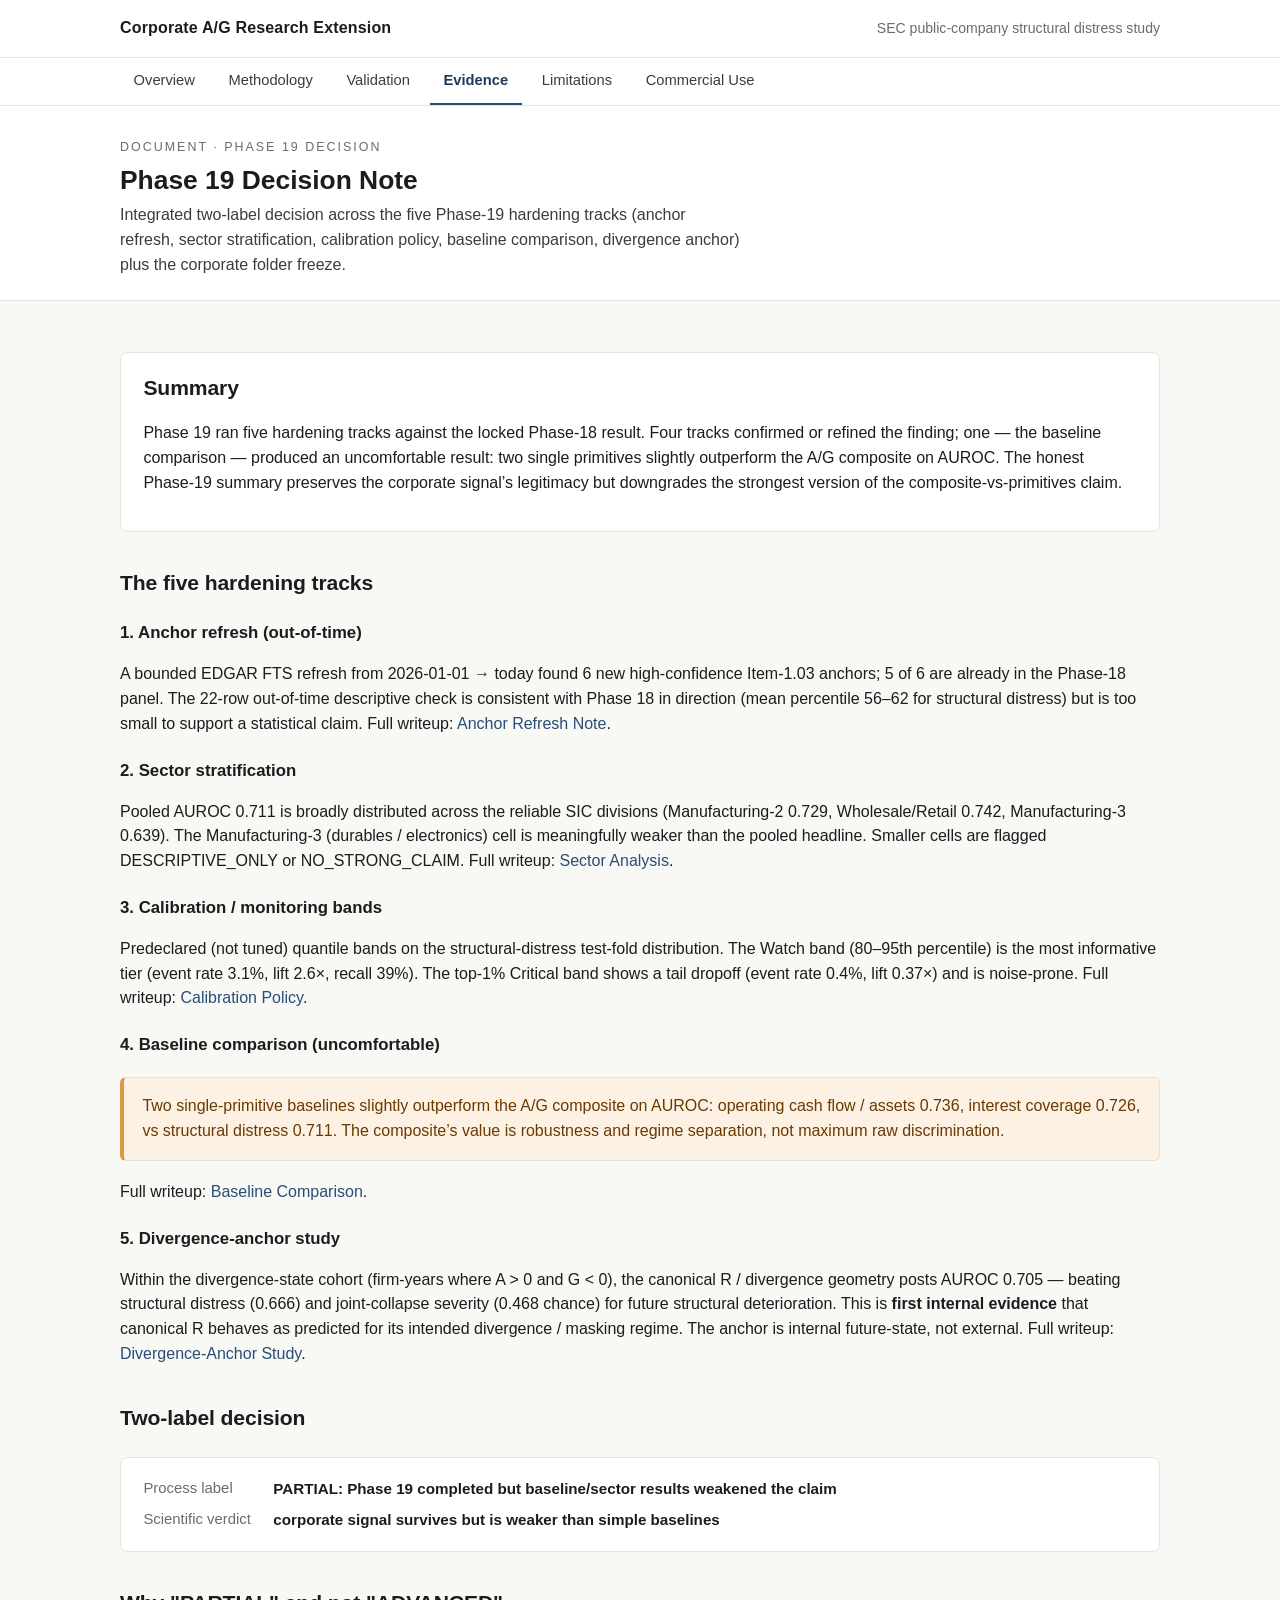
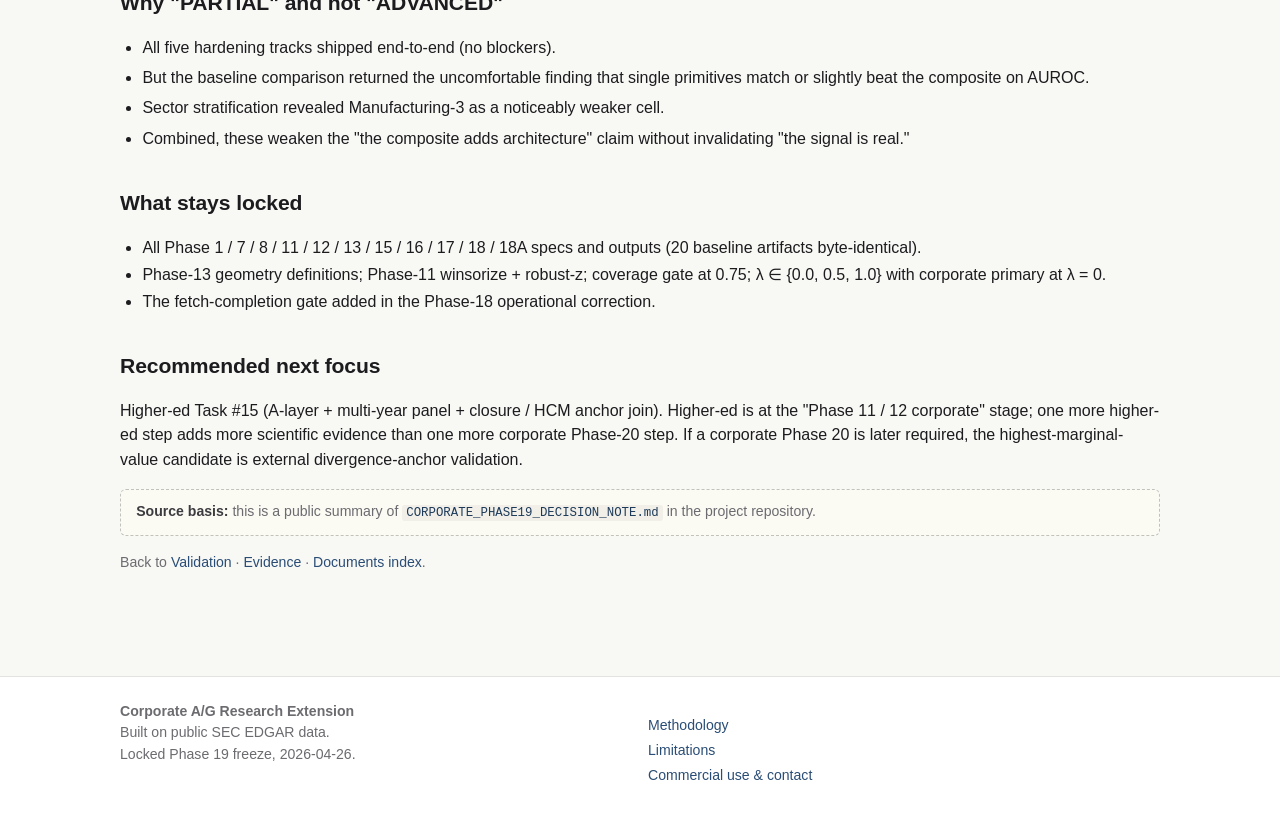
<file: docs/phase19-decision.html>
<!DOCTYPE html>
<html lang="en">
<head>
  <meta charset="utf-8">
  <meta name="viewport" content="width=device-width, initial-scale=1">
  <meta name="description" content="Phase 19 integrated decision note for the Corporate A/G Research Extension. Summarizes anchor refresh, sector stratification, calibration policy, baseline comparison, and the divergence-anchor study.">
  <title>Phase 19 Decision Note — Corporate A/G Research Extension</title>
  <link rel="stylesheet" href="../assets/style.css">
</head>
<body>
  <header class="site-head">
    <div class="site-head-inner">
      <span class="brand"><a href="../index.html">Corporate A/G Research Extension</a></span>
      <span class="brand-sub">SEC public-company structural distress study</span>
    </div>
  </header>
  <nav class="site-nav" aria-label="Primary">
    <div class="nav-inner">
      <a href="../index.html">Overview</a>
      <a href="../methodology.html">Methodology</a>
      <a href="../validation.html">Validation</a>
      <a href="../evidence.html" class="current">Evidence</a>
      <a href="../limitations.html">Limitations</a>
      <a href="../commercial-use.html">Commercial Use</a>
    </div>
  </nav>

  <section class="page-head">
    <div class="page-head-inner">
      <p class="page-head-eyebrow">Document &middot; Phase 19 Decision</p>
      <h1>Phase 19 Decision Note</h1>
      <p class="lead">Integrated two-label decision across the five Phase-19 hardening tracks (anchor refresh, sector stratification, calibration policy, baseline comparison, divergence anchor) plus the corporate folder freeze.</p>
    </div>
  </section>

  <main>
    <section class="doc-summary">
      <h2>Summary</h2>
      <p>
        Phase 19 ran five hardening tracks against the locked
        Phase-18 result. Four tracks confirmed or refined the
        finding; one — the baseline comparison — produced an
        uncomfortable result: two single primitives slightly
        outperform the A/G composite on AUROC. The honest
        Phase-19 summary preserves the corporate signal&rsquo;s
        legitimacy but downgrades the strongest version of the
        composite-vs-primitives claim.
      </p>
    </section>

    <h2>The five hardening tracks</h2>
    <h3>1. Anchor refresh (out-of-time)</h3>
    <p>
      A bounded EDGAR FTS refresh from 2026-01-01 → today
      found 6 new high-confidence Item-1.03 anchors; 5 of 6
      are already in the Phase-18 panel. The 22-row out-of-time
      descriptive check is consistent with Phase 18 in
      direction (mean percentile 56–62 for structural distress)
      but is too small to support a statistical claim. Full
      writeup: <a href="anchor-refresh.html">Anchor Refresh
      Note</a>.
    </p>

    <h3>2. Sector stratification</h3>
    <p>
      Pooled AUROC 0.711 is broadly distributed across the
      reliable SIC divisions (Manufacturing-2 0.729,
      Wholesale/Retail 0.742, Manufacturing-3 0.639). The
      Manufacturing-3 (durables / electronics) cell is
      meaningfully weaker than the pooled headline. Smaller
      cells are flagged DESCRIPTIVE_ONLY or NO_STRONG_CLAIM.
      Full writeup: <a href="sector-analysis.html">Sector
      Analysis</a>.
    </p>

    <h3>3. Calibration / monitoring bands</h3>
    <p>
      Predeclared (not tuned) quantile bands on the
      structural-distress test-fold distribution. The Watch
      band (80–95th percentile) is the most informative tier
      (event rate 3.1%, lift 2.6×, recall 39%). The top-1%
      Critical band shows a tail dropoff (event rate 0.4%,
      lift 0.37×) and is noise-prone. Full writeup:
      <a href="calibration-policy.html">Calibration Policy</a>.
    </p>

    <h3>4. Baseline comparison (uncomfortable)</h3>
    <div class="callout uncomf">
      <p style="margin:0;">
        Two single-primitive baselines slightly outperform the
        A/G composite on AUROC: operating cash flow / assets
        0.736, interest coverage 0.726, vs structural distress
        0.711. The composite&rsquo;s value is robustness and
        regime separation, not maximum raw discrimination.
      </p>
    </div>
    <p>
      Full writeup: <a href="baseline-comparison.html">Baseline
      Comparison</a>.
    </p>

    <h3>5. Divergence-anchor study</h3>
    <p>
      Within the divergence-state cohort (firm-years where A
      &gt; 0 and G &lt; 0), the canonical R / divergence
      geometry posts AUROC 0.705 — beating structural distress
      (0.666) and joint-collapse severity (0.468 chance) for
      future structural deterioration. This is
      <strong>first internal evidence</strong> that canonical R
      behaves as predicted for its intended divergence /
      masking regime. The anchor is internal future-state, not
      external. Full writeup:
      <a href="divergence-anchor.html">Divergence-Anchor
      Study</a>.
    </p>

    <h2>Two-label decision</h2>
    <div class="metrics">
      <dl>
        <dt>Process label</dt>
        <dd><strong>PARTIAL: Phase 19 completed but baseline/sector results weakened the claim</strong></dd>
        <dt>Scientific verdict</dt>
        <dd><strong>corporate signal survives but is weaker than simple baselines</strong></dd>
      </dl>
    </div>

    <h2>Why "PARTIAL" and not "ADVANCED"</h2>
    <ul>
      <li>All five hardening tracks shipped end-to-end (no blockers).</li>
      <li>But the baseline comparison returned the uncomfortable finding that single primitives match or slightly beat the composite on AUROC.</li>
      <li>Sector stratification revealed Manufacturing-3 as a noticeably weaker cell.</li>
      <li>Combined, these weaken the "the composite adds architecture" claim without invalidating "the signal is real."</li>
    </ul>

    <h2>What stays locked</h2>
    <ul class="tight-list">
      <li>All Phase 1 / 7 / 8 / 11 / 12 / 13 / 15 / 16 / 17 / 18 / 18A specs and outputs (20 baseline artifacts byte-identical).</li>
      <li>Phase-13 geometry definitions; Phase-11 winsorize + robust-z; coverage gate at 0.75; λ ∈ {0.0, 0.5, 1.0} with corporate primary at λ = 0.</li>
      <li>The fetch-completion gate added in the Phase-18 operational correction.</li>
    </ul>

    <h2>Recommended next focus</h2>
    <p>
      Higher-ed Task #15 (A-layer + multi-year panel + closure
      / HCM anchor join). Higher-ed is at the
      "Phase 11 / 12 corporate" stage; one more higher-ed step
      adds more scientific evidence than one more corporate
      Phase-20 step. If a corporate Phase 20 is later required,
      the highest-marginal-value candidate is external
      divergence-anchor validation.
    </p>

    <div class="source-basis">
      <strong>Source basis:</strong> this is a public summary of
      <code>CORPORATE_PHASE19_DECISION_NOTE.md</code> in the
      project repository.
    </div>

    <p class="small muted">Back to <a href="../validation.html">Validation</a> &middot; <a href="../evidence.html">Evidence</a> &middot; <a href="index.html">Documents index</a>.</p>
  </main>

  <footer class="site-foot">
    <div class="foot-inner">
      <div><strong>Corporate A/G Research Extension</strong><br>Built on public SEC EDGAR data.<br>Locked Phase 19 freeze, 2026-04-26.</div>
      <div><ul><li><a href="../methodology.html">Methodology</a></li><li><a href="../limitations.html">Limitations</a></li><li><a href="../commercial-use.html">Commercial use &amp; contact</a></li></ul></div>
    </div>
  </footer>
</body>
</html>
</file>
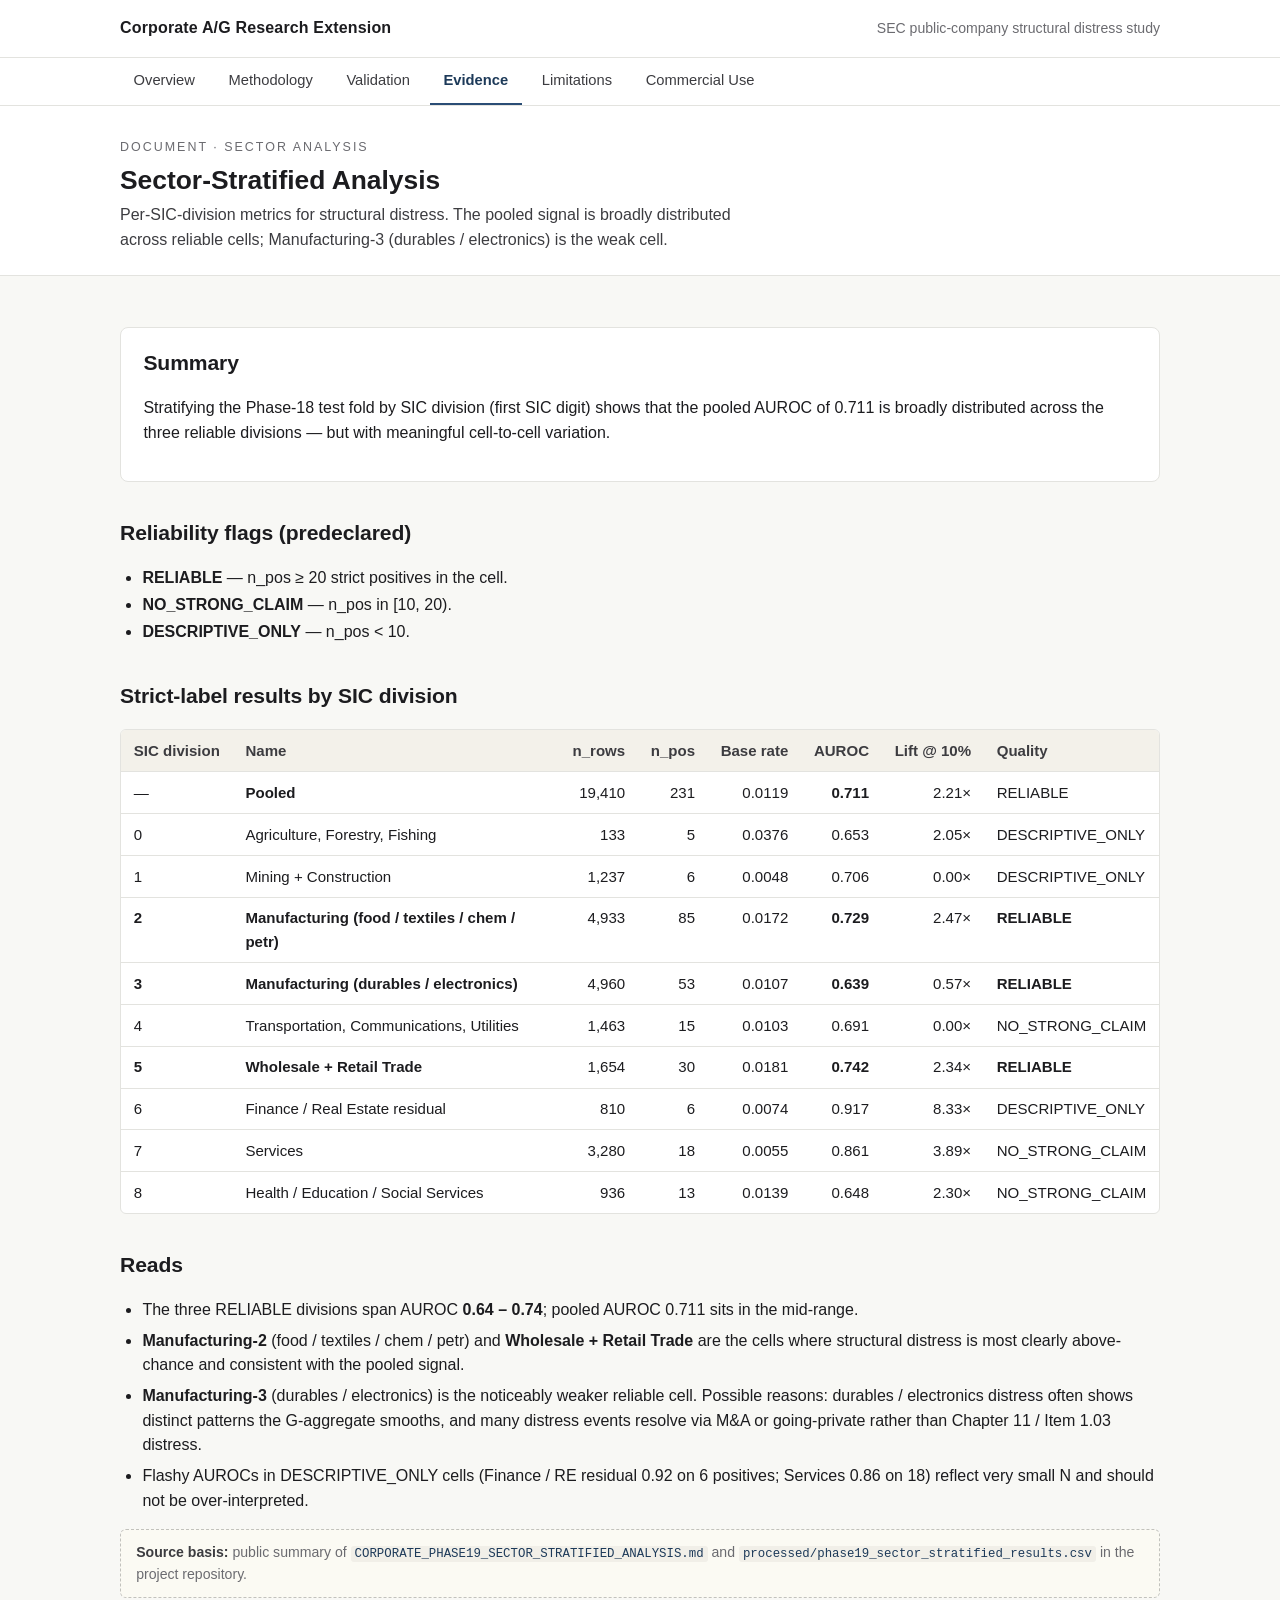
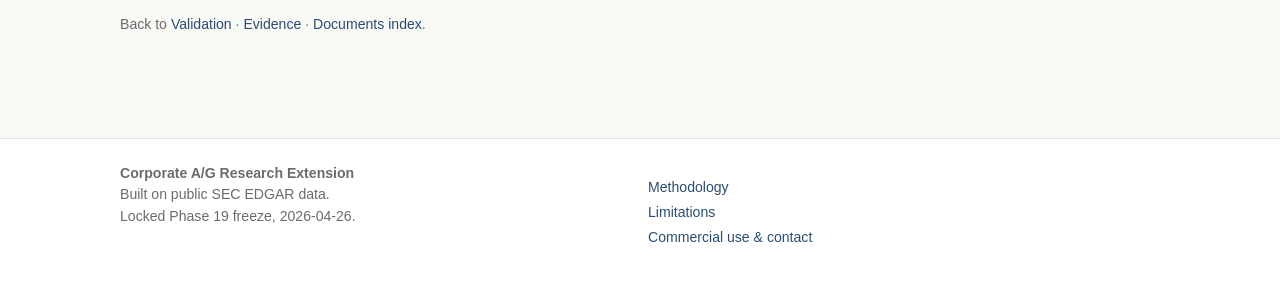
<file: docs/sector-analysis.html>
<!DOCTYPE html>
<html lang="en">
<head>
  <meta charset="utf-8">
  <meta name="viewport" content="width=device-width, initial-scale=1">
  <meta name="description" content="Phase 19 sector-stratified analysis for the Corporate A/G Research Extension. Per-SIC-division metrics with explicit reliability flags.">
  <title>Sector Analysis — Corporate A/G Research Extension</title>
  <link rel="stylesheet" href="../assets/style.css">
</head>
<body>
  <header class="site-head">
    <div class="site-head-inner">
      <span class="brand"><a href="../index.html">Corporate A/G Research Extension</a></span>
      <span class="brand-sub">SEC public-company structural distress study</span>
    </div>
  </header>
  <nav class="site-nav" aria-label="Primary">
    <div class="nav-inner">
      <a href="../index.html">Overview</a>
      <a href="../methodology.html">Methodology</a>
      <a href="../validation.html">Validation</a>
      <a href="../evidence.html" class="current">Evidence</a>
      <a href="../limitations.html">Limitations</a>
      <a href="../commercial-use.html">Commercial Use</a>
    </div>
  </nav>

  <section class="page-head">
    <div class="page-head-inner">
      <p class="page-head-eyebrow">Document &middot; Sector Analysis</p>
      <h1>Sector-Stratified Analysis</h1>
      <p class="lead">Per-SIC-division metrics for structural distress. The pooled signal is broadly distributed across reliable cells; Manufacturing-3 (durables / electronics) is the weak cell.</p>
    </div>
  </section>

  <main>
    <section class="doc-summary">
      <h2>Summary</h2>
      <p>
        Stratifying the Phase-18 test fold by SIC division
        (first SIC digit) shows that the pooled AUROC of 0.711
        is broadly distributed across the three reliable
        divisions — but with meaningful cell-to-cell variation.
      </p>
    </section>

    <h2>Reliability flags (predeclared)</h2>
    <ul class="tight-list">
      <li><strong>RELIABLE</strong> — n_pos ≥ 20 strict positives in the cell.</li>
      <li><strong>NO_STRONG_CLAIM</strong> — n_pos in [10, 20).</li>
      <li><strong>DESCRIPTIVE_ONLY</strong> — n_pos &lt; 10.</li>
    </ul>

    <h2>Strict-label results by SIC division</h2>
    <div class="table-wrap">
      <table>
        <thead>
          <tr><th>SIC division</th><th>Name</th><th class="num">n_rows</th><th class="num">n_pos</th><th class="num">Base rate</th><th class="num">AUROC</th><th class="num">Lift @ 10%</th><th>Quality</th></tr>
        </thead>
        <tbody>
          <tr><td>—</td><td><strong>Pooled</strong></td><td class="num">19,410</td><td class="num">231</td><td class="num">0.0119</td><td class="num"><strong>0.711</strong></td><td class="num">2.21×</td><td>RELIABLE</td></tr>
          <tr><td>0</td><td>Agriculture, Forestry, Fishing</td><td class="num">133</td><td class="num">5</td><td class="num">0.0376</td><td class="num">0.653</td><td class="num">2.05×</td><td>DESCRIPTIVE_ONLY</td></tr>
          <tr><td>1</td><td>Mining + Construction</td><td class="num">1,237</td><td class="num">6</td><td class="num">0.0048</td><td class="num">0.706</td><td class="num">0.00×</td><td>DESCRIPTIVE_ONLY</td></tr>
          <tr><td><strong>2</strong></td><td><strong>Manufacturing (food / textiles / chem / petr)</strong></td><td class="num">4,933</td><td class="num">85</td><td class="num">0.0172</td><td class="num"><strong>0.729</strong></td><td class="num">2.47×</td><td><strong>RELIABLE</strong></td></tr>
          <tr><td><strong>3</strong></td><td><strong>Manufacturing (durables / electronics)</strong></td><td class="num">4,960</td><td class="num">53</td><td class="num">0.0107</td><td class="num"><strong>0.639</strong></td><td class="num">0.57×</td><td><strong>RELIABLE</strong></td></tr>
          <tr><td>4</td><td>Transportation, Communications, Utilities</td><td class="num">1,463</td><td class="num">15</td><td class="num">0.0103</td><td class="num">0.691</td><td class="num">0.00×</td><td>NO_STRONG_CLAIM</td></tr>
          <tr><td><strong>5</strong></td><td><strong>Wholesale + Retail Trade</strong></td><td class="num">1,654</td><td class="num">30</td><td class="num">0.0181</td><td class="num"><strong>0.742</strong></td><td class="num">2.34×</td><td><strong>RELIABLE</strong></td></tr>
          <tr><td>6</td><td>Finance / Real Estate residual</td><td class="num">810</td><td class="num">6</td><td class="num">0.0074</td><td class="num">0.917</td><td class="num">8.33×</td><td>DESCRIPTIVE_ONLY</td></tr>
          <tr><td>7</td><td>Services</td><td class="num">3,280</td><td class="num">18</td><td class="num">0.0055</td><td class="num">0.861</td><td class="num">3.89×</td><td>NO_STRONG_CLAIM</td></tr>
          <tr><td>8</td><td>Health / Education / Social Services</td><td class="num">936</td><td class="num">13</td><td class="num">0.0139</td><td class="num">0.648</td><td class="num">2.30×</td><td>NO_STRONG_CLAIM</td></tr>
        </tbody>
      </table>
    </div>

    <h2>Reads</h2>
    <ul>
      <li>The three RELIABLE divisions span AUROC <strong>0.64 – 0.74</strong>; pooled AUROC 0.711 sits in the mid-range.</li>
      <li><strong>Manufacturing-2</strong> (food / textiles / chem / petr) and <strong>Wholesale + Retail Trade</strong> are the cells where structural distress is most clearly above-chance and consistent with the pooled signal.</li>
      <li><strong>Manufacturing-3</strong> (durables / electronics) is the noticeably weaker reliable cell. Possible reasons: durables / electronics distress often shows distinct patterns the G-aggregate smooths, and many distress events resolve via M&amp;A or going-private rather than Chapter 11 / Item 1.03 distress.</li>
      <li>Flashy AUROCs in DESCRIPTIVE_ONLY cells (Finance / RE residual 0.92 on 6 positives; Services 0.86 on 18) reflect very small N and should not be over-interpreted.</li>
    </ul>

    <div class="source-basis">
      <strong>Source basis:</strong> public summary of
      <code>CORPORATE_PHASE19_SECTOR_STRATIFIED_ANALYSIS.md</code>
      and <code>processed/phase19_sector_stratified_results.csv</code>
      in the project repository.
    </div>

    <p class="small muted">Back to <a href="../validation.html">Validation</a> &middot; <a href="../evidence.html">Evidence</a> &middot; <a href="index.html">Documents index</a>.</p>
  </main>

  <footer class="site-foot">
    <div class="foot-inner">
      <div><strong>Corporate A/G Research Extension</strong><br>Built on public SEC EDGAR data.<br>Locked Phase 19 freeze, 2026-04-26.</div>
      <div><ul><li><a href="../methodology.html">Methodology</a></li><li><a href="../limitations.html">Limitations</a></li><li><a href="../commercial-use.html">Commercial use &amp; contact</a></li></ul></div>
    </div>
  </footer>
</body>
</html>
</file>
<file: assets/style.css>
/* Corporate A/G Research Extension — public portal V2 stylesheet.
   Static, no external dependencies, GitHub Pages compatible. */

:root {
  --bg: #f8f8f5;
  --surface: #ffffff;
  --fg: #1c1c1f;
  --fg-soft: #3c3c40;
  --muted: #6b6b70;
  --rule: #e3e3df;
  --rule-strong: #c2c2bd;
  --accent: #2a4d75;
  --accent-soft: #e9eef5;
  --accent-fg: #1d3a59;
  --warn-bg: #fbf3df;
  --warn-fg: #6b5300;
  --warn-rule: #d6b94e;
  --forbid-bg: #f7e8e8;
  --forbid-fg: #6a1818;
  --forbid-rule: #c97777;
  --ok-bg: #ebf2ec;
  --ok-fg: #1f4a23;
  --ok-rule: #79a37c;
  --uncomf-bg: #fdf1e3;
  --uncomf-fg: #6a3a00;
  --uncomf-rule: #d99a44;
  --code-bg: #f1efe8;
  --hero-bg-1: #2a4d75;
  --hero-bg-2: #324d6b;
  --hero-fg: #f8f8f5;
}

* { box-sizing: border-box; }
html, body {
  margin: 0;
  padding: 0;
  background: var(--bg);
  color: var(--fg);
  font-family: -apple-system, BlinkMacSystemFont, "Segoe UI", Roboto, "Helvetica Neue", Arial, sans-serif;
  font-size: 16px;
  line-height: 1.55;
  -webkit-font-smoothing: antialiased;
  -moz-osx-font-smoothing: grayscale;
}

a { color: var(--accent); text-decoration: none; }
a:hover, a:focus { text-decoration: underline; text-decoration-thickness: 1.5px; }

img { max-width: 100%; height: auto; }

/* ---------- header / nav ---------- */
header.site-head {
  background: var(--surface);
  border-bottom: 1px solid var(--rule);
}
.site-head-inner {
  max-width: 1080px;
  margin: 0 auto;
  padding: 1rem 1.25rem;
  display: flex;
  justify-content: space-between;
  align-items: baseline;
  gap: 1rem;
  flex-wrap: wrap;
}
.brand { font-weight: 700; font-size: 1rem; letter-spacing: 0.01em; color: var(--fg); }
.brand a { color: inherit; }
.brand-sub { color: var(--muted); font-size: 0.88rem; margin-left: 0.4rem; }

nav.site-nav {
  background: var(--surface);
  border-bottom: 1px solid var(--rule);
  position: sticky; top: 0; z-index: 10;
}
.nav-inner {
  max-width: 1080px; margin: 0 auto; padding: 0 1.25rem;
  display: flex; gap: 0.4rem; flex-wrap: wrap;
}
nav.site-nav a {
  display: inline-block;
  padding: 0.7rem 0.85rem;
  font-size: 0.92rem;
  color: var(--fg-soft);
  border-bottom: 2px solid transparent;
}
nav.site-nav a:hover { color: var(--accent); text-decoration: none; }
nav.site-nav a.current {
  color: var(--accent-fg); font-weight: 600;
  border-bottom-color: var(--accent);
}

/* ---------- hero ---------- */
.hero {
  background: linear-gradient(135deg, var(--hero-bg-1), var(--hero-bg-2));
  color: var(--hero-fg);
}
.hero-inner {
  max-width: 1080px;
  margin: 0 auto;
  padding: 3rem 1.25rem 2.6rem 1.25rem;
}
.hero-eyebrow {
  font-size: 0.78rem;
  text-transform: uppercase;
  letter-spacing: 0.18em;
  color: rgba(255,255,255,0.78);
  margin-bottom: 0.6rem;
}
.hero h1 {
  margin: 0 0 0.6rem 0;
  font-size: 2.0rem;
  line-height: 1.2;
  font-weight: 700;
  letter-spacing: -0.005em;
}
.hero p.lead {
  margin: 0 0 1.4rem 0;
  font-size: 1.08rem;
  color: rgba(255,255,255,0.92);
  max-width: 60ch;
}
.badge-row {
  display: flex; flex-wrap: wrap; gap: 0.5rem;
}
.badge {
  display: inline-flex; align-items: center;
  background: rgba(255,255,255,0.10);
  border: 1px solid rgba(255,255,255,0.32);
  color: var(--hero-fg);
  border-radius: 999px;
  padding: 0.25rem 0.75rem;
  font-size: 0.83rem;
}
.badge.warn { background: rgba(255,221,135,0.14); border-color: rgba(255,221,135,0.45); }

/* secondary hero / page header for non-index pages */
.page-head {
  background: var(--surface);
  border-bottom: 1px solid var(--rule);
}
.page-head-inner {
  max-width: 1080px; margin: 0 auto; padding: 2rem 1.25rem 1.4rem 1.25rem;
}
.page-head-eyebrow { font-size: 0.78rem; letter-spacing: 0.16em; text-transform: uppercase; color: var(--muted); margin: 0 0 0.4rem 0; }
.page-head h1 { font-size: 1.65rem; margin: 0 0 0.4rem 0; line-height: 1.25; font-weight: 700; }
.page-head p.lead { margin: 0; color: var(--fg-soft); max-width: 70ch; }

/* ---------- main wrapper ---------- */
main {
  max-width: 1080px;
  margin: 0 auto;
  padding: 2rem 1.25rem 3rem 1.25rem;
}

main h2 {
  font-size: 1.32rem;
  margin: 2.2rem 0 0.7rem 0;
  font-weight: 700;
  letter-spacing: -0.005em;
}
main h2:first-child { margin-top: 0; }
main h3 { font-size: 1.05rem; margin: 1.3rem 0 0.5rem 0; font-weight: 600; }
main h4 { font-size: 0.95rem; margin: 1.1rem 0 0.4rem 0; font-weight: 600; color: var(--muted); text-transform: uppercase; letter-spacing: 0.04em; }

main p, main ul, main ol { font-size: 1rem; }
main ul, main ol { padding-left: 1.4rem; }
main li { margin: 0.35rem 0; }

/* ---------- cards ---------- */
.card-grid {
  display: grid;
  grid-template-columns: repeat(auto-fit, minmax(220px, 1fr));
  gap: 1rem;
  margin: 1.4rem 0 1.6rem 0;
}
.card {
  background: var(--surface);
  border: 1px solid var(--rule);
  border-radius: 8px;
  padding: 1rem 1.1rem;
}
.card h3 { margin: 0 0 0.45rem 0; font-size: 1rem; font-weight: 700; color: var(--accent-fg); }
.card p { margin: 0; color: var(--fg-soft); font-size: 0.94rem; }

/* ---------- metric panel ---------- */
.metrics {
  background: var(--surface);
  border: 1px solid var(--rule);
  border-radius: 8px;
  padding: 1.2rem 1.4rem;
  margin: 1.4rem 0;
}
.metrics h3 { margin: 0 0 0.7rem 0; font-size: 1rem; font-weight: 700; }
.metrics dl {
  margin: 0;
  display: grid;
  grid-template-columns: max-content 1fr;
  gap: 0.45rem 1.4rem;
}
.metrics dt { color: var(--muted); font-size: 0.93rem; }
.metrics dd { margin: 0; color: var(--fg); font-size: 0.95rem; font-weight: 500; }

/* ---------- callout boxes ---------- */
.callout {
  margin: 1.2rem 0;
  padding: 1rem 1.15rem;
  border-radius: 6px;
  border-left: 4px solid var(--rule-strong);
  background: var(--surface);
  border-top: 1px solid var(--rule);
  border-right: 1px solid var(--rule);
  border-bottom: 1px solid var(--rule);
}
.callout p:last-child, .callout ul:last-child, .callout ol:last-child { margin-bottom: 0; }
.callout p:first-child, .callout h3:first-child, .callout h4:first-child { margin-top: 0; }
.callout.accent { background: var(--accent-soft); border-left-color: var(--accent); }
.callout.warn { background: var(--warn-bg); border-left-color: var(--warn-rule); color: var(--warn-fg); }
.callout.uncomf { background: var(--uncomf-bg); border-left-color: var(--uncomf-rule); color: var(--uncomf-fg); }
.callout.forbid { background: var(--forbid-bg); border-left-color: var(--forbid-rule); color: var(--forbid-fg); }
.callout.ok { background: var(--ok-bg); border-left-color: var(--ok-rule); color: var(--ok-fg); }

.callout h3 { color: inherit; font-size: 1rem; }

/* ---------- tables ---------- */
.table-wrap {
  overflow-x: auto;
  -webkit-overflow-scrolling: touch;
  border: 1px solid var(--rule);
  border-radius: 6px;
  background: var(--surface);
  margin: 1rem 0 1.5rem 0;
}
table {
  border-collapse: collapse;
  width: 100%;
  font-size: 0.94rem;
}
th, td {
  text-align: left;
  padding: 0.55rem 0.8rem;
  border-bottom: 1px solid var(--rule);
  vertical-align: top;
}
th {
  background: #f3f1ea;
  font-weight: 600;
  color: var(--fg-soft);
  white-space: nowrap;
}
tbody tr:last-child td { border-bottom: none; }
tbody tr:hover { background: rgba(42,77,117,0.04); }
td.num, th.num { text-align: right; font-variant-numeric: tabular-nums; }
td.code, th.code { font-family: "SF Mono", Menlo, Consolas, monospace; font-size: 0.86rem; color: var(--muted); }

.metric-grid {
  display: grid;
  grid-template-columns: repeat(auto-fit, minmax(170px, 1fr));
  gap: 0.7rem;
  margin: 1rem 0 1.5rem 0;
}
.metric-tile {
  background: var(--surface);
  border: 1px solid var(--rule);
  border-radius: 6px;
  padding: 0.85rem 1rem;
}
.metric-label { color: var(--muted); font-size: 0.8rem; letter-spacing: 0.02em; text-transform: uppercase; }
.metric-value { font-size: 1.22rem; font-weight: 700; margin-top: 0.2rem; color: var(--fg); }
.metric-sub { color: var(--muted); font-size: 0.83rem; margin-top: 0.1rem; }

/* ---------- code & pre ---------- */
code {
  font-family: "SF Mono", Menlo, Consolas, monospace;
  background: var(--code-bg);
  padding: 1px 4px;
  border-radius: 3px;
  font-size: 0.88em;
  color: var(--accent-fg);
}
pre {
  background: var(--code-bg);
  padding: 0.8rem 1rem;
  overflow-x: auto;
  font-family: "SF Mono", Menlo, Consolas, monospace;
  font-size: 0.86rem;
  border-left: 3px solid var(--rule-strong);
  border-radius: 4px;
}
pre code { background: none; padding: 0; color: inherit; font-size: inherit; }

/* ---------- footer ---------- */
footer.site-foot {
  border-top: 1px solid var(--rule);
  background: var(--surface);
  margin-top: 2.5rem;
}
.foot-inner {
  max-width: 1080px; margin: 0 auto;
  padding: 1.5rem 1.25rem 2rem 1.25rem;
  font-size: 0.88rem;
  color: var(--muted);
  display: grid;
  grid-template-columns: 1fr 1fr;
  gap: 1rem;
}
.foot-inner .small { font-size: 0.83rem; }
.foot-inner ul { padding-left: 0; list-style: none; }
.foot-inner li { margin: 0.2rem 0; }

@media (max-width: 640px) {
  .foot-inner { grid-template-columns: 1fr; }
  .hero h1 { font-size: 1.6rem; }
  .hero p.lead { font-size: 1rem; }
}

/* ---------- evidence list ---------- */
.evidence-group { margin: 1.6rem 0; }
.evidence-group h3 { margin-bottom: 0.5rem; }
.evidence-list { list-style: none; padding-left: 0; }
.evidence-list li {
  background: var(--surface);
  border: 1px solid var(--rule);
  border-radius: 6px;
  padding: 0.85rem 1rem;
  margin: 0.45rem 0;
}
.evidence-list a { font-weight: 600; }
.evidence-list .desc { display: block; color: var(--fg-soft); font-size: 0.92rem; margin-top: 0.18rem; }

/* ---------- doc page ---------- */
.doc-summary {
  background: var(--surface);
  border: 1px solid var(--rule);
  border-radius: 8px;
  padding: 1.2rem 1.4rem;
  margin: 1.2rem 0 1.5rem 0;
}
.doc-summary h2 { margin-top: 0; }
.source-basis {
  background: #fbfaf3;
  border: 1px dashed var(--rule-strong);
  border-radius: 6px;
  padding: 0.7rem 0.95rem;
  margin: 1rem 0;
  font-size: 0.88rem;
  color: var(--muted);
}
.source-basis strong { color: var(--fg-soft); }

/* ---------- utility ---------- */
.muted { color: var(--muted); }
.center { text-align: center; }
.small { font-size: 0.88rem; }
.tight-list li { margin: 0.15rem 0; }
hr.section { border: none; border-top: 1px solid var(--rule); margin: 2.4rem 0 1.6rem 0; }
</file>
